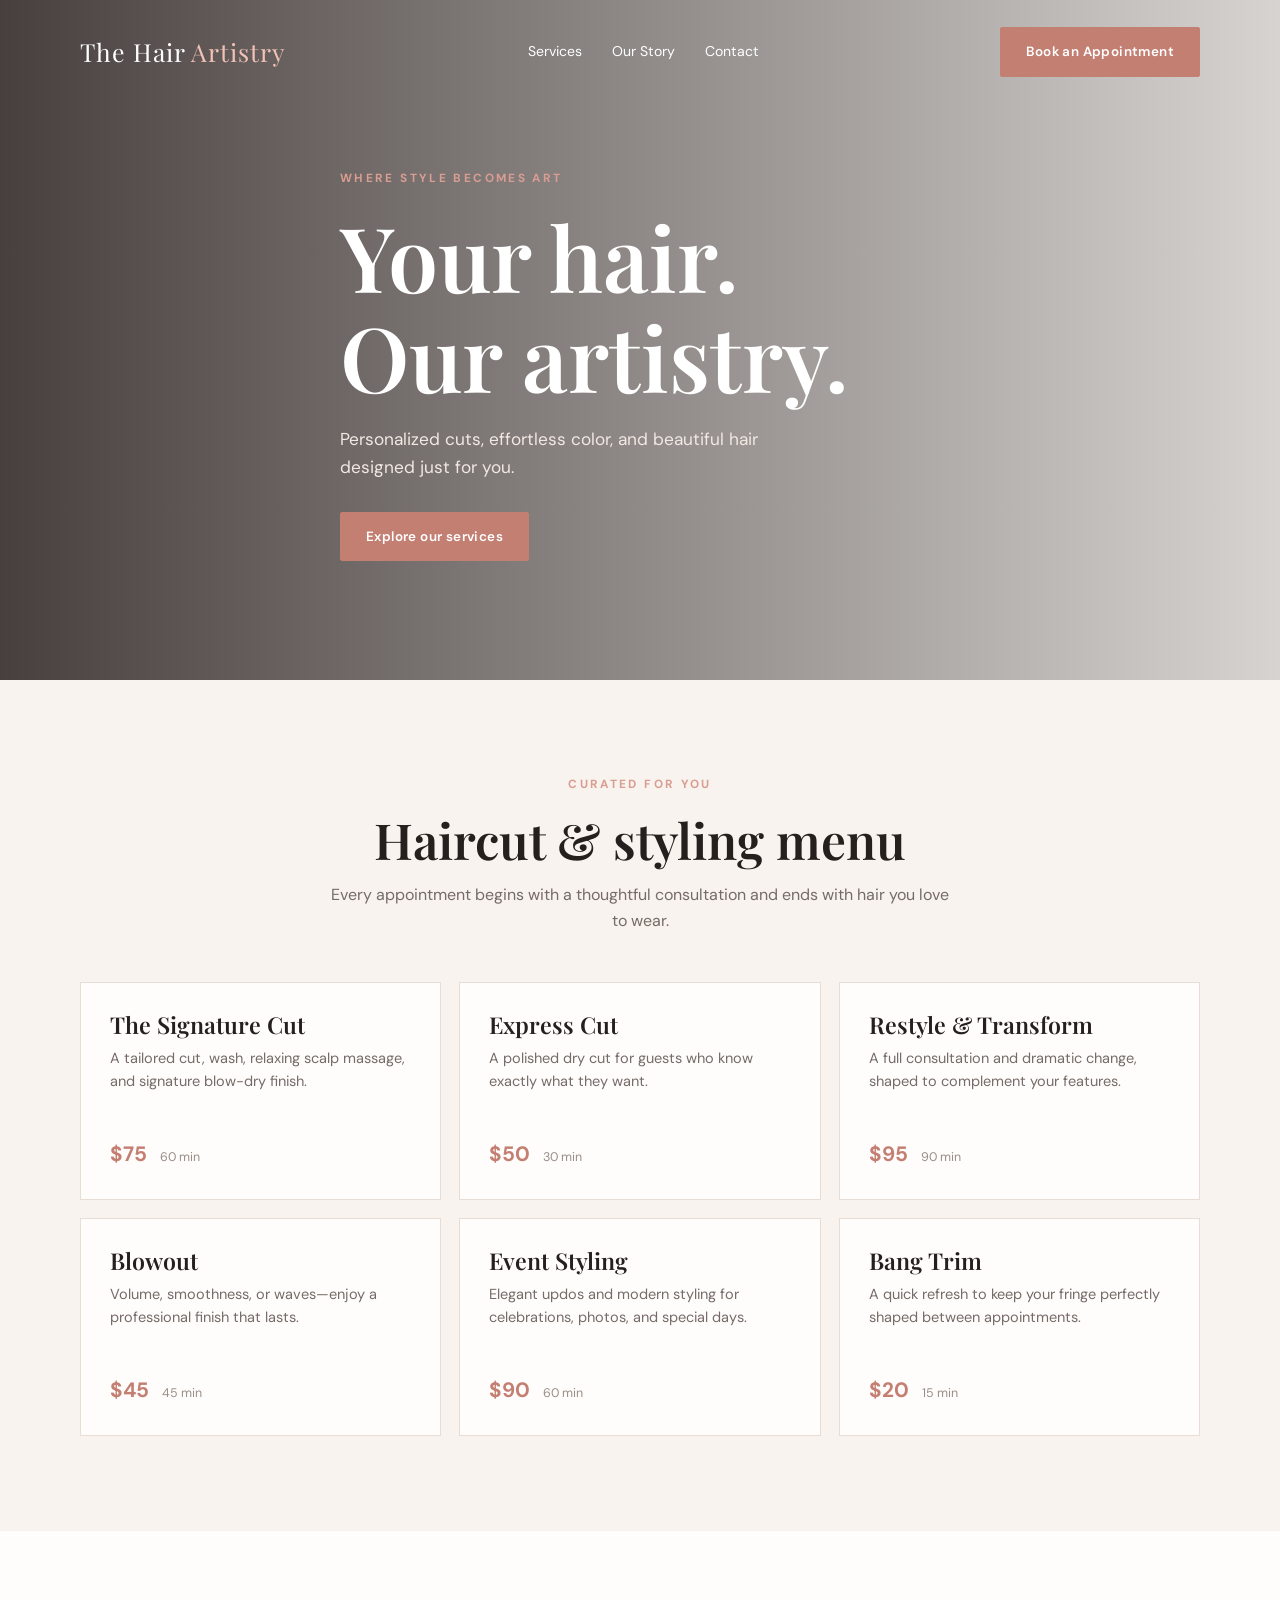
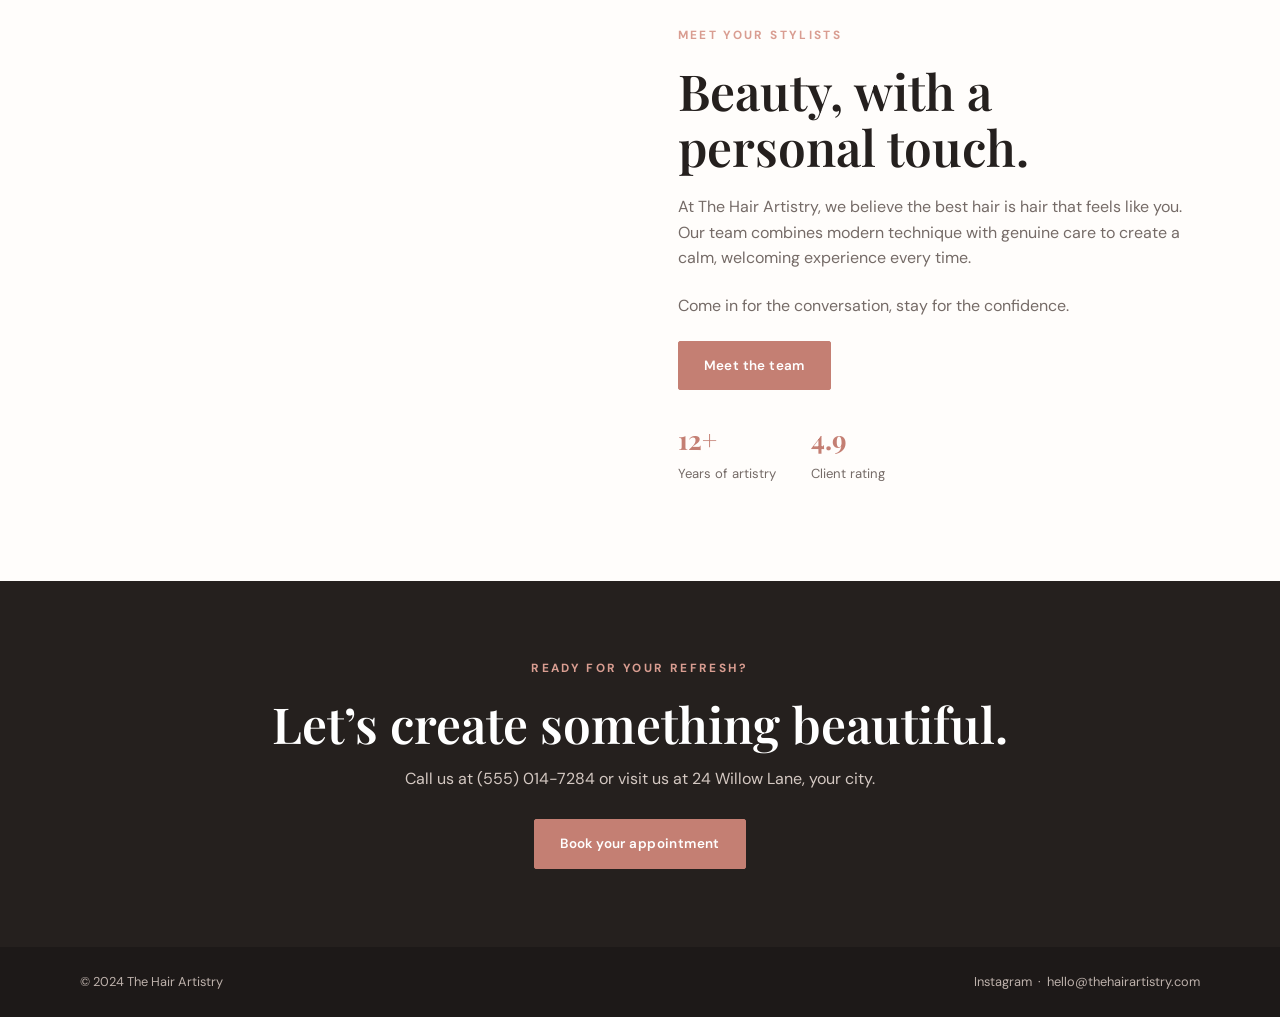
<file: Desktop/WEBSITE/website03/index.html>
<!DOCTYPE html>
<html lang="en">
<head>
	<meta charset="UTF-8">
	<meta name="viewport" content="width=device-width, initial-scale=1.0">
	<title>The Hair Artistry | Salon & Styling</title>
	<link rel="preconnect" href="https://fonts.googleapis.com">
	<link rel="preconnect" href="https://fonts.gstatic.com" crossorigin>
	<link href="https://fonts.googleapis.com/css2?family=DM+Sans:wght@400;500;600;700&family=Playfair+Display:wght@500;600;700&display=swap" rel="stylesheet">
	<style>
		:root { --ink:#25201e; --muted:#756b67; --cream:#f8f3ee; --rose:#c47f73; --line:#e8ddd5; --white:#fffdfb; }
		* { box-sizing:border-box; margin:0; padding:0; }
		body { color:var(--ink); background:var(--white); font-family:'DM Sans',sans-serif; line-height:1.6; }
		a { color:inherit; text-decoration:none; }
		.container { width:min(1120px,90%); margin:auto; }
		header { position:absolute; z-index:2; width:100%; color:#fff; }
		nav { display:flex; justify-content:space-between; align-items:center; padding:27px 0; }
		.logo { font-family:'Playfair Display',serif; font-size:1.55rem; letter-spacing:.04em; }
		.logo span { color:#f3c2b7; }
		.nav-links { display:flex; gap:30px; list-style:none; font-size:.88rem; }
		.nav-links a:hover { color:#f3c2b7; }
		.button { display:inline-block; border:1px solid var(--rose); background:var(--rose); color:white; padding:13px 25px; border-radius:2px; font-weight:600; font-size:.84rem; letter-spacing:.03em; transition:.2s; }
		.button:hover { background:#a9675d; border-color:#a9675d; transform:translateY(-2px); }
		.hero { min-height:680px; display:flex; align-items:center; color:#fff; background:linear-gradient(90deg,rgba(31,22,20,.82),rgba(31,22,20,.18)),url('https://images.unsplash.com/photo-1522337360788-8b13dee7a37e?auto=format&fit=crop&w=1800&q=85') center/cover; }
		.hero-content { max-width:600px; padding-top:50px; }
		.eyebrow { color:#d99d91; text-transform:uppercase; font-size:.74rem; letter-spacing:.2em; font-weight:700; margin-bottom:18px; }
		h1,h2,h3 { font-family:'Playfair Display',serif; font-weight:600; line-height:1.12; }
		h1 { font-size:clamp(3rem,7vw,5.6rem); margin-bottom:20px; }
		.hero p { max-width:480px; color:#f2e8e3; font-size:1.08rem; margin-bottom:30px; }
		.section { padding:95px 0; }
		.section-heading { text-align:center; max-width:620px; margin:0 auto 48px; }
		h2 { font-size:clamp(2.1rem,4vw,3.1rem); margin-bottom:15px; }
		.section-heading p, .about p { color:var(--muted); }
		.services { background:var(--cream); }
		.service-grid { display:grid; grid-template-columns:repeat(3,1fr); gap:18px; }
		.service-card { background:var(--white); padding:29px; border:1px solid var(--line); position:relative; }
		.service-card:hover { box-shadow:0 12px 30px rgba(75,45,35,.09); }
		.service-card h3 { font-size:1.45rem; margin-bottom:9px; }
		.service-card p { color:var(--muted); font-size:.91rem; min-height:72px; }
		.price { color:var(--rose); font-size:1.3rem; font-weight:700; margin-top:18px; }
		.duration { color:#998d87; font-size:.78rem; margin-left:8px; font-weight:400; }
		.about { display:grid; grid-template-columns:1fr 1fr; gap:75px; align-items:center; }
		.about-image { height:460px; background:url('https://images.unsplash.com/photo-1521590832167-7bcbfaa6381f?auto=format&fit=crop&w=900&q=85') center/cover; }
		.about-copy h2 { margin-bottom:20px; }
		.about-copy p { margin-bottom:22px; }
		.details { display:flex; gap:35px; margin-top:28px; }
		.details strong { display:block; color:var(--rose); font-family:'Playfair Display'; font-size:1.65rem; }
		.details span { color:var(--muted); font-size:.82rem; }
		.booking { background:var(--ink); color:white; text-align:center; padding:78px 0; }
		.booking h2 { margin-bottom:14px; }
		.booking p { color:#d4c8c2; margin-bottom:28px; }
		footer { background:#1d1918; color:#bdb1ab; padding:25px 0; font-size:.8rem; }
		.footer-inner { display:flex; justify-content:space-between; gap:15px; }
		@media (max-width:750px) { .nav-links { display:none; } .hero { min-height:600px; } .service-grid,.about { grid-template-columns:1fr; } .about { gap:35px; } .about-image { height:320px; order:2; } .section { padding:65px 0; } .footer-inner { flex-direction:column; } }
	</style>
</head>
<body>
	<header>
		<div class="container">
			<nav>
				<a class="logo" href="#top">The Hair <span>Artistry</span></a>
				<ul class="nav-links"><li><a href="#services">Services</a></li><li><a href="#about">Our Story</a></li><li><a href="#contact">Contact</a></li></ul>
				<a class="button" href="#contact">Book an Appointment</a>
			</nav>
		</div>
	</header>

	<main id="top">
		<section class="hero"><div class="container hero-content"><div class="eyebrow">Where style becomes art</div><h1>Your hair.<br>Our artistry.</h1><p>Personalized cuts, effortless color, and beautiful hair designed just for you.</p><a class="button" href="#services">Explore our services</a></div></section>

		<section class="section services" id="services">
			<div class="container"><div class="section-heading"><div class="eyebrow">Curated for you</div><h2>Haircut & styling menu</h2><p>Every appointment begins with a thoughtful consultation and ends with hair you love to wear.</p></div>
				<div class="service-grid">
					<article class="service-card"><h3>The Signature Cut</h3><p>A tailored cut, wash, relaxing scalp massage, and signature blow-dry finish.</p><div class="price">$75 <span class="duration">60 min</span></div></article>
					<article class="service-card"><h3>Express Cut</h3><p>A polished dry cut for guests who know exactly what they want.</p><div class="price">$50 <span class="duration">30 min</span></div></article>
					<article class="service-card"><h3>Restyle & Transform</h3><p>A full consultation and dramatic change, shaped to complement your features.</p><div class="price">$95 <span class="duration">90 min</span></div></article>
					<article class="service-card"><h3>Blowout</h3><p>Volume, smoothness, or waves—enjoy a professional finish that lasts.</p><div class="price">$45 <span class="duration">45 min</span></div></article>
					<article class="service-card"><h3>Event Styling</h3><p>Elegant updos and modern styling for celebrations, photos, and special days.</p><div class="price">$90 <span class="duration">60 min</span></div></article>
					<article class="service-card"><h3>Bang Trim</h3><p>A quick refresh to keep your fringe perfectly shaped between appointments.</p><div class="price">$20 <span class="duration">15 min</span></div></article>
				</div>
			</div>
		</section>

		<section class="section" id="about"><div class="container about"><div class="about-image"></div><div class="about-copy"><div class="eyebrow">Meet your stylists</div><h2>Beauty, with a personal touch.</h2><p>At The Hair Artistry, we believe the best hair is hair that feels like you. Our team combines modern technique with genuine care to create a calm, welcoming experience every time.</p><p>Come in for the conversation, stay for the confidence.</p><a class="button" href="#contact">Meet the team</a><div class="details"><div><strong>12+</strong><span>Years of artistry</span></div><div><strong>4.9</strong><span>Client rating</span></div></div></div></div></section>

		<section class="booking" id="contact"><div class="container"><div class="eyebrow">Ready for your refresh?</div><h2>Let’s create something beautiful.</h2><p>Call us at (555) 014-7284 or visit us at 24 Willow Lane, your city.</p><a class="button" href="mailto:hello@thehairartistry.com">Book your appointment</a></div></section>
	</main>
	<footer><div class="container footer-inner"><span>© 2024 The Hair Artistry</span><span>Instagram &nbsp;·&nbsp; hello@thehairartistry.com</span></div></footer>
</body>
</html>
</file>
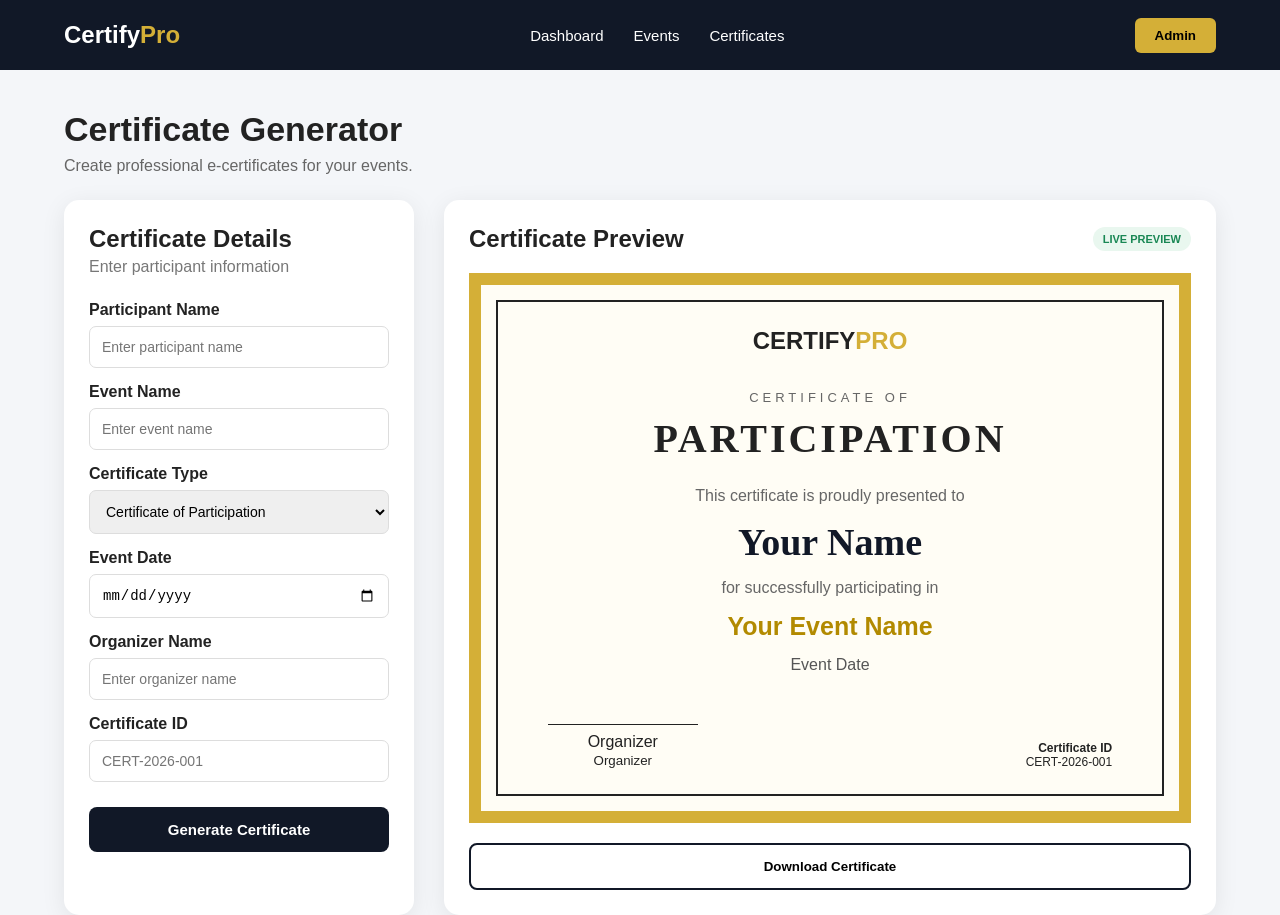
<file: Desktop/WEBSITE/wesite04/index.html>
<!DOCTYPE html>
<html lang="en">
<head>
    <meta charset="UTF-8">
    <meta name="viewport" content="width=device-width, initial-scale=1.0">

    <title>Certificate Generator</title>

    <link rel="stylesheet" href="style.css">
</head>

<body>

    <header class="navbar">
        <div class="logo">Certify<span>Pro</span></div>

        <nav>
            <a href="#">Dashboard</a>
            <a href="#">Events</a>
            <a href="#">Certificates</a>
        </nav>

        <button class="admin-btn">Admin</button>
    </header>


    <main class="container">

        <section class="page-heading">
            <h1>Certificate Generator</h1>
            <p>Create professional e-certificates for your events.</p>
        </section>


        <section class="generator">

            <!-- LEFT SIDE -->
            <div class="form-card">

                <h2>Certificate Details</h2>
                <p class="subtitle">Enter participant information</p>

                <label>Participant Name</label>
                <input
                    type="text"
                    id="participantName"
                    placeholder="Enter participant name"
                >

                <label>Event Name</label>
                <input
                    type="text"
                    id="eventName"
                    placeholder="Enter event name"
                >

                <label>Certificate Type</label>
                <select id="certificateType">
                    <option>Certificate of Participation</option>
                    <option>Certificate of Completion</option>
                    <option>Certificate of Achievement</option>
                    <option>Certificate of Excellence</option>
                </select>

                <label>Event Date</label>
                <input type="date" id="eventDate">

                <label>Organizer Name</label>
                <input
                    type="text"
                    id="organizerName"
                    placeholder="Enter organizer name"
                >

                <label>Certificate ID</label>
                <input
                    type="text"
                    id="certificateId"
                    placeholder="CERT-2026-001"
                >

                <button class="generate-btn" onclick="generateCertificate()">
                    Generate Certificate
                </button>

            </div>


            <!-- RIGHT SIDE -->
            <div class="preview-card">

                <div class="preview-header">
                    <h2>Certificate Preview</h2>
                    <span>LIVE PREVIEW</span>
                </div>

                <div class="certificate" id="certificate">

                    <div class="certificate-border">

                        <div class="certificate-content">

                            <div class="certificate-logo">
                                CERTIFY<span>PRO</span>
                            </div>

                            <p class="small-title">CERTIFICATE OF</p>

                            <h1 id="previewType">
                                PARTICIPATION
                            </h1>

                            <p class="presented">
                                This certificate is proudly presented to
                            </p>

                            <h2 id="previewName">
                                Your Name
                            </h2>

                            <p class="description">
                                for successfully participating in
                            </p>

                            <h3 id="previewEvent">
                                Your Event Name
                            </h3>

                            <p id="previewDate">
                                Event Date
                            </p>

                            <div class="certificate-bottom">

                                <div>
                                    <div class="signature-line"></div>
                                    <p id="previewOrganizer">
                                        Organizer
                                    </p>
                                    <small>Organizer</small>
                                </div>

                                <div class="certificate-id">
                                    <strong>Certificate ID</strong>
                                    <p id="previewId">CERT-2026-001</p>
                                </div>

                            </div>

                        </div>

                    </div>

                </div>

                <button class="download-btn">
                    Download Certificate
                </button>

            </div>

        </section>

    </main>

    <script src="script.js"></script>

</body>
</html>
</file>
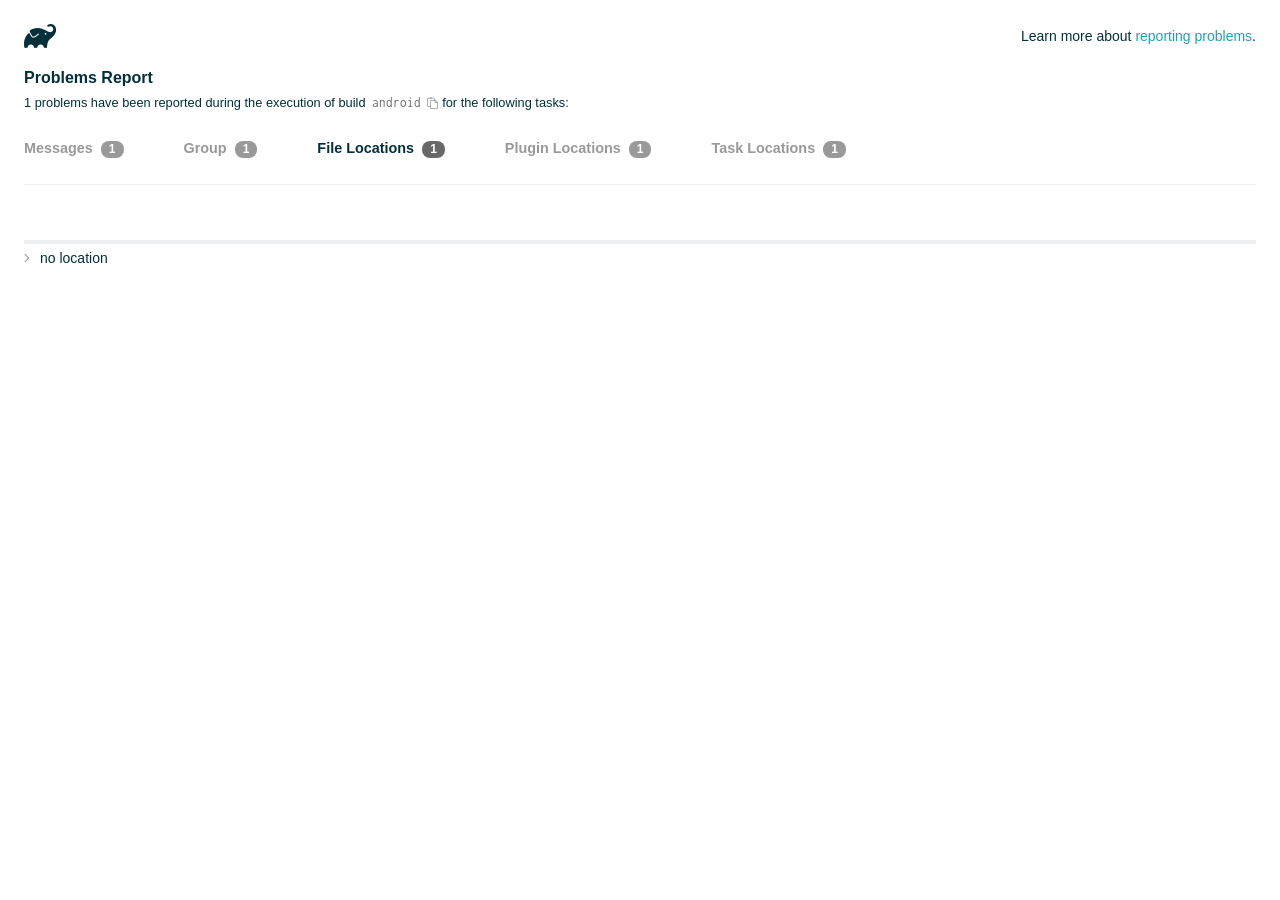
<file: StudioProjects/driving_school_app/android/build/reports/problems/problems-report.html>
<!DOCTYPE html>

<html lang="en">
<head>
    <!-- Required meta tags -->
    <meta charset="utf-8">
    <meta name="viewport" content="width=device-width, initial-scale=1, shrink-to-fit=no">

                    <style type="text/css">
                /*! normalize.css v7.0.0 | MIT License | github.com/necolas/normalize.css */
html {
    line-height: 1.15;
    -ms-text-size-adjust: 100%;
    -webkit-text-size-adjust: 100%
}

body {
    margin: 0
}

article, aside, footer, header, nav, section {
    display: block
}

h1 {
    font-size: 2em;
    margin: .67em 0
}

figcaption, figure, main {
    display: block
}

figure {
    margin: 1em 40px
}

hr {
    box-sizing: content-box;
    height: 0;
    overflow: visible
}

pre {
    font-family: monospace, monospace;
    font-size: 1em
}

a {
    background-color: transparent;
    -webkit-text-decoration-skip: objects
}

abbr[title] {
    border-bottom: none;
    text-decoration: underline;
    text-decoration: underline dotted
}

b, strong {
    font-weight: inherit
}

b, strong {
    font-weight: bolder
}

code, kbd, samp {
    font-family: monospace, monospace;
    font-size: 1em
}

dfn {
    font-style: italic
}

mark {
    background-color: #ff0;
    color: #000
}

small {
    font-size: 80%
}

sub, sup {
    font-size: 75%;
    line-height: 0;
    position: relative;
    vertical-align: baseline
}

sub {
    bottom: -.25em
}

sup {
    top: -.5em
}

audio, video {
    display: inline-block
}

audio:not([controls]) {
    display: none;
    height: 0
}

img {
    border-style: none
}

svg:not(:root) {
    overflow: hidden
}

button, input, optgroup, select, textarea {
    font-family: sans-serif;
    font-size: 100%;
    line-height: 1.15;
    margin: 0
}

button, input {
    overflow: visible
}

button, select {
    text-transform: none
}

[type=reset], [type=submit], button, html [type=button] {
    -webkit-appearance: button
}

[type=button]::-moz-focus-inner, [type=reset]::-moz-focus-inner, [type=submit]::-moz-focus-inner, button::-moz-focus-inner {
    border-style: none;
    padding: 0
}

[type=button]:-moz-focusring, [type=reset]:-moz-focusring, [type=submit]:-moz-focusring, button:-moz-focusring {
    outline: 1px dotted ButtonText
}

fieldset {
    padding: .35em .75em .625em
}

legend {
    box-sizing: border-box;
    color: inherit;
    display: table;
    max-width: 100%;
    padding: 0;
    white-space: normal
}

progress {
    display: inline-block;
    vertical-align: baseline
}

textarea {
    overflow: auto
}

[type=checkbox], [type=radio] {
    box-sizing: border-box;
    padding: 0
}

[type=number]::-webkit-inner-spin-button, [type=number]::-webkit-outer-spin-button {
    height: auto
}

[type=search] {
    -webkit-appearance: textfield;
    outline-offset: -2px
}

[type=search]::-webkit-search-cancel-button, [type=search]::-webkit-search-decoration {
    -webkit-appearance: none
}

::-webkit-file-upload-button {
    -webkit-appearance: button;
    font: inherit
}

details, menu {
    display: block
}

summary {
    display: list-item
}

canvas {
    display: inline-block
}

template {
    display: none
}

[hidden] {
    display: none
}

/* configuration cache styles */

.report-wrapper {
    margin: 0;
    padding: 0 24px;
}

.gradle-logo {
    width: 32px;
    height: 24px;
    background-image: url("[data-uri]");
    background-size: contain;
}

.header {
    display: flex;
    flex-wrap: wrap;
    position: fixed;
    top: 0;
    left: 0;
    width: 100%;
    padding: 24px 24px 0 24px;
    background-color: white;
    z-index: 1;
}

.learn-more {
    margin-left: auto;
    align-self: center;
    font-size: 0.875rem;
    font-weight: normal;
}

.title {
    display: flex;
    align-items: center;
    padding: 18px 0 24px 0;
    flex: 1 0 100%;
}

.content {
    font-size: 0.875rem;
    padding: 240px 0 48px;
    overflow-x: auto;
    white-space: nowrap;
}

.content ol:first-of-type {
    margin: 0;
}

.tree-btn {
    cursor: pointer;
    display: inline-block;
    width: 16px;
    height: 16px;
    background-size: contain;
    background-repeat: no-repeat;
    vertical-align: middle;
    margin-top: -0.2em;
}

.tree-btn.collapsed {
    background-image: url('data:image/svg+xml;utf8,<svg xmlns="http://www.w3.org/2000/svg" viewBox="0 0 192 512"><path d="M166.9 264.5l-117.8 116c-4.7 4.7-12.3 4.7-17 0l-7.1-7.1c-4.7-4.7-4.7-12.3 0-17L127.3 256 25.1 155.6c-4.7-4.7-4.7-12.3 0-17l7.1-7.1c4.7-4.7 12.3-4.7 17 0l117.8 116c4.6 4.7 4.6 12.3-.1 17z" fill="%23999999" stroke="%23999999"/></svg>');
}

.tree-btn.expanded {
    background-image: url('data:image/svg+xml;utf8,<svg xmlns="http://www.w3.org/2000/svg" viewBox="0 0 256 512"><path d="M119.5 326.9L3.5 209.1c-4.7-4.7-4.7-12.3 0-17l7.1-7.1c4.7-4.7 12.3-4.7 17 0L128 287.3l100.4-102.2c4.7-4.7 12.3-4.7 17 0l7.1 7.1c4.7 4.7 4.7 12.3 0 17L136.5 327c-4.7 4.6-12.3 4.6-17-.1z" fill="%23999999" stroke="%23999999"/></svg>');
}

ul .tree-btn {
    margin-right: 3px;
}

.leaf-icon {
    display: inline-block;
    width: 16px;
    height: 16px;
    background-image: url('data:image/svg+xml;utf8,<svg xmlns="http://www.w3.org/2000/svg" viewBox="0 0 256 512"><path d="M32 256 H224" stroke="%23999999" stroke-width="48" stroke-linecap="round"/></svg>');
    background-size: contain;
    background-repeat: no-repeat;
    vertical-align: middle;
    margin-top: -0.2em;
}

.invisible-text {
    user-select: all; /* Allow the text to be selectable */
    color: transparent; /* Hide the text */
    text-indent: -9999px; /* Move the text out of view */
    position: relative;
    white-space: pre; /* Preserve meaningful whitespace in the invisible text for copying */
}

.text-for-copy {
    display: inline-block;
}

.enum-icon {
    display: inline-block;
    width: 16px;
    height: 16px;
    background-image: url('data:image/svg+xml;utf8,<svg xmlns="http://www.w3.org/2000/svg" viewBox="0 0 1024 1024"><circle cx="512" cy="512" r="200" /></svg>');
    background-size: contain;
    background-repeat: no-repeat;
    vertical-align: middle;
    margin-inline-start: 0.5ex;
    margin-inline-end: 0.5ex;
    margin-top: -0.2em;
}

.error-icon {
    display: inline-block;
    width: 16px;
    height: 16px;
    background-image: url('data:image/svg+xml;utf8,<svg xmlns="http://www.w3.org/2000/svg" viewBox="0 0 320 512"><path d="M193.94 256L296.5 153.44l21.15-21.15c3.12-3.12 3.12-8.19 0-11.31l-22.63-22.63c-3.12-3.12-8.19-3.12-11.31 0L160 222.06 36.29 98.34c-3.12-3.12-8.19-3.12-11.31 0L2.34 120.97c-3.12 3.12-3.12 8.19 0 11.31L126.06 256 2.34 379.71c-3.12 3.12-3.12 8.19 0 11.31l22.63 22.63c3.12 3.12 8.19 3.12 11.31 0L160 289.94 262.56 392.5l21.15 21.15c3.12 3.12 8.19 3.12 11.31 0l22.63-22.63c3.12-3.12 3.12-8.19 0-11.31L193.94 256z" fill="%23FC461E" stroke="%23FC461E"/></svg>');
    background-size: contain;
    background-repeat: no-repeat;
    vertical-align: middle;
    margin-inline-start: 0.5ex;
    margin-inline-end: 0.5ex;
    margin-top: -0.2em;
}

.advice-icon {
    display: inline-block;
    width: 16px;
    height: 16px;
    background-image: url('data:image/svg+xml;utf8,<svg width="800px" height="800px" viewBox="-4.93 0 122.88 122.88" version="1.1" id="Layer_1" xmlns="http://www.w3.org/2000/svg" xmlns:xlink="http://www.w3.org/1999/xlink"  style="enable-background:new 0 0 113.01 122.88" xml:space="preserve"><g><path d="M44.13,102.06c-1.14,0.03-2.14-0.81-2.3-1.96c-0.17-1.2,0.64-2.31,1.82-2.54c-1.3-7.37-4.85-11.43-8.6-15.72 c-2.92-3.34-5.95-6.81-8.34-11.92c-2.35-5.03-3.64-10.23-3.6-15.63c0.05-5.4,1.42-10.96,4.4-16.71c0.02-0.04,0.04-0.07,0.06-0.11 l0,0c3.91-6.62,9.38-11.04,15.47-13.52c5.11-2.09,10.66-2.8,16.1-2.3c5.42,0.5,10.73,2.2,15.37,4.94 c5.9,3.49,10.75,8.67,13.42,15.21c1.44,3.54,2.42,7.49,2.54,11.82c0.12,4.31-0.62,8.96-2.61,13.88 c-2.66,6.59-6.18,10.68-9.47,14.51c-3.03,3.53-5.85,6.81-7.42,11.84c0.89,0.21,1.59,0.94,1.73,1.9c0.17,1.24-0.7,2.39-1.94,2.56 l-0.77,0.11c-0.14,1.09-0.23,2.26-0.27,3.51l0.25-0.04c1.24-0.17,2.39,0.7,2.56,1.94c0.17,1.24-0.7,2.39-1.94,2.56l-0.78,0.11 c0.01,0.15,0.02,0.3,0.03,0.45l0,0c0.07,0.88,0.08,1.73,0.03,2.54l0.13-0.02c1.25-0.15,2.38,0.74,2.54,1.98 c0.15,1.25-0.74,2.38-1.98,2.54l-1.68,0.21c-1.2,3.11-3.34,5.48-5.87,6.94c-1.74,1.01-3.67,1.59-5.61,1.71 c-1.97,0.12-3.96-0.25-5.78-1.13c-2.08-1.02-3.94-2.71-5.29-5.14c-0.65-0.33-1.13-0.97-1.23-1.75c-0.04-0.31-0.01-0.61,0.07-0.89 c-0.39-1.16-0.68-2.43-0.87-3.83l-0.07,0.01c-1.24,0.17-2.39-0.7-2.56-1.94c-0.17-1.24,0.7-2.39,1.94-2.56l0.54-0.08 C44.19,104.32,44.18,103.16,44.13,102.06L44.13,102.06z M2.18,58.86C1.01,58.89,0.04,57.98,0,56.81c-0.04-1.17,0.88-2.14,2.05-2.18 l8.7-0.3c1.17-0.04,2.14,0.88,2.18,2.05c0.04,1.17-0.88,2.14-2.05,2.18L2.18,58.86L2.18,58.86z M110.68,50.25 c1.16-0.12,2.2,0.73,2.32,1.89c0.12,1.16-0.73,2.2-1.89,2.32l-8.66,0.91c-1.16,0.12-2.2-0.73-2.32-1.89 c-0.12-1.16,0.73-2.2,1.89-2.32L110.68,50.25L110.68,50.25z M94.91,14.78c0.65-0.97,1.96-1.23,2.93-0.58 c0.97,0.65,1.23,1.96,0.58,2.93l-4.84,7.24c-0.65,0.97-1.96,1.23-2.93,0.58c-0.97-0.65-1.23-1.96-0.58-2.93L94.91,14.78 L94.91,14.78z M57.63,2.06c0.03-1.17,1-2.09,2.16-2.06c1.17,0.03,2.09,1,2.06,2.16l-0.22,8.7c-0.03,1.17-1,2.09-2.16,2.06 c-1.17-0.03-2.09-1-2.06-2.16L57.63,2.06L57.63,2.06z M13.88,15.53c-0.86-0.8-0.9-2.14-0.11-2.99c0.8-0.86,2.14-0.9,2.99-0.11 l6.37,5.94c0.86,0.8,0.9,2.14,0.11,2.99c-0.8,0.86-2.14,0.9-2.99,0.11L13.88,15.53L13.88,15.53z M47.88,96.95l18.49-2.63 c1.59-6.7,5.05-10.73,8.8-15.08c3.08-3.58,6.36-7.4,8.76-13.34c1.76-4.35,2.41-8.43,2.31-12.19c-0.1-3.75-0.96-7.21-2.24-10.34 c-2.3-5.63-6.51-10.11-11.65-13.15c-4.11-2.43-8.8-3.94-13.59-4.37c-4.77-0.44-9.64,0.19-14.13,2.02 c-5.26,2.15-9.99,5.97-13.39,11.72c-2.64,5.12-3.86,10.02-3.9,14.73c-0.04,4.74,1.11,9.33,3.2,13.8c2.13,4.56,4.97,7.8,7.69,10.92 C42.47,83.9,46.48,88.49,47.88,96.95L47.88,96.95z M65.62,99.02l-17.27,2.45c0.05,1.1,0.07,2.25,0.05,3.47l17.05-2.42 C65.47,101.29,65.52,100.12,65.62,99.02L65.62,99.02z M48.49,109.52c0.12,0.92,0.3,1.76,0.53,2.54l16.55-2.04 c0.11-0.86,0.13-1.77,0.05-2.74l0,0l0-0.02l-0.01-0.17L48.49,109.52L48.49,109.52z M51.37,116.36c0.64,0.67,1.35,1.19,2.1,1.55 c1.15,0.56,2.42,0.79,3.67,0.72c1.29-0.08,2.57-0.47,3.74-1.15c1.1-0.64,2.09-1.53,2.88-2.65L51.37,116.36L51.37,116.36z"/></g></svg>');
    background-size: contain;
    background-repeat: no-repeat;
    vertical-align: middle;
    margin-inline-start: 0.5ex;
    margin-inline-end: 0.5ex;
    margin-top: -0.2em;
}

.warning-icon {
    display: inline-block;
    width: 13px;
    height: 13px;
    background-image: url('data:image/svg+xml;utf8,<svg xmlns="http://www.w3.org/2000/svg" viewBox="0 0 576 512"><path d="M270.2 160h35.5c3.4 0 6.1 2.8 6 6.2l-7.5 196c-.1 3.2-2.8 5.8-6 5.8h-20.5c-3.2 0-5.9-2.5-6-5.8l-7.5-196c-.1-3.4 2.6-6.2 6-6.2zM288 388c-15.5 0-28 12.5-28 28s12.5 28 28 28 28-12.5 28-28-12.5-28-28-28zm281.5 52L329.6 24c-18.4-32-64.7-32-83.2 0L6.5 440c-18.4 31.9 4.6 72 41.6 72H528c36.8 0 60-40 41.5-72zM528 480H48c-12.3 0-20-13.3-13.9-24l240-416c6.1-10.6 21.6-10.7 27.7 0l240 416c6.2 10.6-1.5 24-13.8 24z" fill="%23DEAD22" stroke="%23DEAD22"/></svg>');
    background-size: contain;
    background-repeat: no-repeat;
    vertical-align: middle;
    margin-inline-start: 0.3ex;
    margin-inline-end: 1.1ex;
    margin-top: -0.1em;
}

.documentation-button {
    cursor: pointer;
    display: inline-block;
    width: 13px;
    height: 13px;
    background-image: url('data:image/svg+xml;utf8,<svg xmlns="http://www.w3.org/2000/svg" viewBox="0 0 512 512"><path d="M256 340c-15.464 0-28 12.536-28 28s12.536 28 28 28 28-12.536 28-28-12.536-28-28-28zm7.67-24h-16c-6.627 0-12-5.373-12-12v-.381c0-70.343 77.44-63.619 77.44-107.408 0-20.016-17.761-40.211-57.44-40.211-29.144 0-44.265 9.649-59.211 28.692-3.908 4.98-11.054 5.995-16.248 2.376l-13.134-9.15c-5.625-3.919-6.86-11.771-2.645-17.177C185.658 133.514 210.842 116 255.67 116c52.32 0 97.44 29.751 97.44 80.211 0 67.414-77.44 63.849-77.44 107.408V304c0 6.627-5.373 12-12 12zM256 40c118.621 0 216 96.075 216 216 0 119.291-96.61 216-216 216-119.244 0-216-96.562-216-216 0-119.203 96.602-216 216-216m0-32C119.043 8 8 119.083 8 256c0 136.997 111.043 248 248 248s248-111.003 248-248C504 119.083 392.957 8 256 8z" fill="%23999999" stroke="%23999999"/></svg>');
    background-size: contain;
    background-repeat: no-repeat;
    vertical-align: middle;
    margin-inline-start: 0.5ex;
    margin-inline-end: 0.5ex;
    margin-top: -0.2em;
}

.documentation-button::selection {
    color: transparent;
}

.documentation-button:hover {
    color: transparent;
}

.copy-button {
    cursor: pointer;
    display: inline-block;
    width: 12px;
    height: 12px;
    background-image: url('data:image/svg+xml;utf8,<svg xmlns="http://www.w3.org/2000/svg" viewBox="0 0 448 512"><path d="M433.941 193.941l-51.882-51.882A48 48 0 0 0 348.118 128H320V80c0-26.51-21.49-48-48-48h-66.752C198.643 13.377 180.858 0 160 0s-38.643 13.377-45.248 32H48C21.49 32 0 53.49 0 80v288c0 26.51 21.49 48 48 48h80v48c0 26.51 21.49 48 48 48h224c26.51 0 48-21.49 48-48V227.882a48 48 0 0 0-14.059-33.941zm-22.627 22.627a15.888 15.888 0 0 1 4.195 7.432H352v-63.509a15.88 15.88 0 0 1 7.431 4.195l51.883 51.882zM160 30c9.941 0 18 8.059 18 18s-8.059 18-18 18-18-8.059-18-18 8.059-18 18-18zM48 384c-8.822 0-16-7.178-16-16V80c0-8.822 7.178-16 16-16h66.752c6.605 18.623 24.389 32 45.248 32s38.643-13.377 45.248-32H272c8.822 0 16 7.178 16 16v48H176c-26.51 0-48 21.49-48 48v208H48zm352 96H176c-8.822 0-16-7.178-16-16V176c0-8.822 7.178-16 16-16h144v72c0 13.2 10.8 24 24 24h72v208c0 8.822-7.178 16-16 16z" fill="%23999999" stroke="%23999999"/></svg>');
    background-size: contain;
    background-repeat: no-repeat;
    vertical-align: middle;
    margin-inline-start: 0.5ex;
    margin-top: -0.2em;
}

.groups{
    display: flex;
    border-bottom: 1px solid #EDEEEF;
    flex: 1 0 100%;
}

.uncategorized {
    display: flex;
    border-top: 4px solid #EDEEEF;
    flex: 1 0 100%;
}

.group-selector {
    padding: 0 52px 24px 0;
    font-size: 0.9rem;
    font-weight: bold;
    color: #999999;
    cursor: pointer;
}

.group-selector__count {
    margin: 0 8px;
    border-radius: 8px;
    background-color: #999;
    color: #fff;
    padding: 1px 8px 2px;
    font-size: 0.75rem;
}

.group-selector--active {
    color: #02303A;
    cursor: auto;
}

.group-selector--active .group-selector__count {
    background-color: #686868;
}

.group-selector--disabled {
    cursor: not-allowed;
}

.accordion-header {
    cursor: pointer;
}

.container {
    padding-left: 0.5em;
    padding-right: 0.5em;
}

.stacktrace {
    border-radius: 4px;
    overflow-x: auto;
    padding: 0.5rem;
    margin-bottom: 0;
    min-width: 1000px;
}

/* Lato (bold, regular) */
@font-face {
    font-display: swap;
    font-family: Lato;
    font-weight: 500;
    font-style: normal;
    src: url("https://assets.gradle.com/lato/fonts/lato-semibold/lato-semibold.woff2") format("woff2"),
    url("https://assets.gradle.com/lato/fonts/lato-semibold/lato-semibold.woff") format("woff");
}

@font-face {
    font-display: swap;
    font-family: Lato;
    font-weight: bold;
    font-style: normal;
    src: url("https://assets.gradle.com/lato/fonts/lato-bold/lato-bold.woff2") format("woff2"),
    url("https://assets.gradle.com/lato/fonts/lato-bold/lato-bold.woff") format("woff");
}

* {
    -webkit-box-sizing: border-box;
    -moz-box-sizing: border-box;
    box-sizing: border-box;
}

html,
body {
    margin: 0;
    padding: 0;
}

html {
    font-family: "Lato", "Helvetica Neue", Arial, sans-serif;
    font-size: 16px;
    font-weight: 400;
    line-height: 1.5;
}

body {
    color: #02303A;
    background-color: #ffffff;
    -webkit-text-size-adjust: 100%;
    -ms-text-size-adjust: 100%;
    -webkit-font-smoothing: antialiased;
}


/* typography */
h1, h2, h3, h4, h5, h6 {
    color: #02303A;
    text-rendering: optimizeLegibility;
    margin: 0;
}

h1 {
    font-size: 1rem;
}

h2 {
    font-size: 0.9rem;
}

h3 {
    font-size: 1.125rem;
}

h4, h5, h6 {
    font-size: 0.875rem;
}

h1 code {
    font-weight: bold;
}

ul, ol, dl {
    list-style-position: outside;
    line-height: 1.6;
    padding: 0;
    margin: 0 0 0 20px;
    list-style-type: none;
}

li {
    line-height: 2;
}

a {
    color: #1DA2BD;
    text-decoration: none;
    transition: all 0.3s ease, visibility 0s;
}

a:hover {
    color: #35c1e4;
}

/* code */
code, pre {
    font-family: Inconsolata, Monaco, "Courier New", monospace;
    font-style: normal;
    font-variant-ligatures: normal;
    font-variant-caps: normal;
    font-variant-numeric: normal;
    font-variant-east-asian: normal;
    font-weight: normal;
    font-stretch: normal;
    color: #686868;
}

*:not(pre) > code {
    letter-spacing: 0;
    padding: 0.1em 0.5ex;
    text-rendering: optimizeSpeed;
    word-spacing: -0.15em;
    word-wrap: break-word;
}

pre {
    font-size: 0.75rem;
    line-height: 1.8;
    margin-top: 0;
    margin-bottom: 1.5em;
    padding: 1rem;
}

pre code {
    background-color: transparent;
    color: inherit;
    line-height: 1.8;
    font-size: 100%;
    padding: 0;
}

a code {
    color: #1BA8CB;
}

pre.code, pre.programlisting, pre.screen, pre.tt {
    background-color: #f7f7f8;
    border-radius: 4px;
    font-size: 1em;
    line-height: 1.45;
    margin-bottom: 1.25em;
    overflow-x: auto;
    padding: 1rem;
}

li em, p em {
    padding: 0 1px;
}

code em, tt em {
    text-decoration: none;
}

code + .copy-button {
    margin-inline-start: 0.2ex;
}

.java-exception {
    font-size: 0.75rem;
    padding-left: 24px;
}

.java-exception ul {
    margin: 0;
    line-height: inherit;
}

.java-exception code {
    white-space: pre;
}

.java-exception-part-toggle {
    user-select: none;
    cursor: pointer;
    border-radius: 2px;
    padding: 0.1em 0.2em;
    background: azure;
    color: #686868;
}

                </style>
    <!-- Inconsolata is used as a default monospace font in the report. -->
    <link rel="stylesheet" href="https://fonts.googleapis.com/css?family=Inconsolata:400,700" />

    <title>Gradle Configuration Cache</title>
</head>
<body>

<div id="playground"></div>

<div class="report" id="report">
    Loading...
</div>

<script type="text/javascript">
function configurationCacheProblems() { return (
// begin-report-data
{"diagnostics":[{"locations":[{"pluginId":"kotlin-android"}],"problem":[{"text":"Deprecated 'org.jetbrains.kotlin.android' plugin usage"}],"severity":"WARNING","problemDetails":[{"text":"The 'org.jetbrains.kotlin.android' plugin in project ':app' is no longer required for Kotlin support since AGP 9.0."}],"contextualLabel":"Deprecated 'org.jetbrains.kotlin.android' plugin usage","documentationLink":"https://kotl.in/gradle/agp-built-in-kotlin","problemId":[{"name":"kgp:deprecation","displayName":"Kotlin Gradle Plugin Deprecation"},{"name":"kotlin","displayName":"Kotlin"},{"name":"deprecated-kotlin-android-plugin","displayName":"Deprecated 'org.jetbrains.kotlin.android' plugin usage"}],"solutions":[[{"text":"Remove both `android.builtInKotlin=true` and `android.newDsl=false` from `gradle.properties`, then migrate to built-in Kotlin."}]]}],"problemsReport":{"totalProblemCount":1,"buildName":"android","requestedTasks":"","documentationLink":"https://docs.gradle.org/9.1.0/userguide/reporting_problems.html","documentationLinkCaption":"Problem report","summaries":[]}}
// end-report-data
);}
</script>
                <script type="text/javascript">
                !function(n,t){"object"==typeof exports&&"object"==typeof module?module.exports=t():"function"==typeof define&&define.amd?define([],t):"object"==typeof exports?exports["configuration-cache-report"]=t():n["configuration-cache-report"]=t()}(this,(()=>(({70:function(){void 0===ArrayBuffer.isView&&(ArrayBuffer.isView=function(n){return null!=n&&null!=n.__proto__&&n.__proto__.__proto__===Int8Array.prototype.__proto__}),void 0===Math.imul&&(Math.imul=function(n,t){return(4294901760&n)*(65535&t)+(65535&n)*(0|t)|0}),this["configuration-cache-report"]=function(n){"use strict";var t,r,i,e,u,o,f,s,c,a,h,l,_,v,d,g,w,b,p,m,k,q,y,B,C,x,j,P,I,S,z,T,E,L,N,A,M,F,D,O,R,H,$,G,U,V,Q,Z,Y,W,K,X,J,nn,tn,rn,en,un,on,fn,sn,cn,an,hn,ln,_n,vn,dn,gn,wn,bn,pn,mn,kn,qn,yn,Bn,Cn,xn,jn,Pn,In,Sn,zn,Tn,En,Ln,Nn,An,Mn=Math.imul,Fn=ArrayBuffer.isView;function Dn(n,t){if(!(t>=0))throw _u(ce("Requested element count "+t+" is less than zero."));return function(n,t){if(!(t>=0))throw _u(ce("Requested element count "+t+" is less than zero."));if(0===t)return Ct();if(t>=n.length)return function(n){switch(n.length){case 0:return Ct();case 1:return qr(n[0]);default:return function(n){return Hr(function(n){return new It(n,!1)}(n))}(n)}}(n);if(1===t)return qr(n[0]);var r=0,i=Rr(),e=0,u=n.length;n:for(;e<u;){var o=n[e];if(e=e+1|0,i.d(o),(r=r+1|0)===t)break n}return i}(n,rt(n.length-t|0,0))}function On(n,t,r,i,e,u,o){return t=t===A?", ":t,r=r===A?"":r,i=i===A?"":i,e=e===A?-1:e,u=u===A?"...":u,o=o===A?null:o,function(n,t,r,i,e,u,o,f){r=r===A?", ":r,i=i===A?"":i,e=e===A?"":e,u=u===A?-1:u,o=o===A?"...":o,f=f===A?null:f,t.e(i);var s=0,c=0,a=n.length;n:for(;c<a;){var h=n[c];if(c=c+1|0,(s=s+1|0)>1&&t.e(r),!(u<0||s<=u))break n;Jt(t,h,f)}return u>=0&&s>u&&t.e(o),t.e(e),t}(n,Bi(),t,r,i,e,u,o).toString()}function Rn(n){return n.length-1|0}function Hn(n,t){if(null==t){var r=0,i=n.length-1|0;if(r<=i)do{var e=r;if(r=r+1|0,null==n[e])return e}while(r<=i)}else{var u=0,o=n.length-1|0;if(u<=o)do{var f=u;if(u=u+1|0,le(t,n[f]))return f}while(u<=o)}return-1}function $n(n,t,r,i,e,u,o){return t=t===A?", ":t,r=r===A?"":r,i=i===A?"":i,e=e===A?-1:e,u=u===A?"...":u,o=o===A?null:o,Gn(n,Bi(),t,r,i,e,u,o).toString()}function Gn(n,t,r,i,e,u,o,f){r=r===A?", ":r,i=i===A?"":i,e=e===A?"":e,u=u===A?-1:u,o=o===A?"...":o,f=f===A?null:f,t.e(i);var s=0,c=n.f();n:for(;c.g();){var a=c.h();if((s=s+1|0)>1&&t.e(r),!(u<0||s<=u))break n;Jt(t,a,f)}return u>=0&&s>u&&t.e(o),t.e(e),t}function Un(n){if(n.i())throw xu("List is empty.");return n.j(0)}function Vn(n){return new tt(n)}function Qn(n){if(Ke(n,Di)){var t;switch(n.k()){case 0:t=Ct();break;case 1:t=qr(Ke(n,Fi)?n.j(0):n.f().h());break;default:t=Zn(n)}return t}return xt(Xn(n))}function Zn(n){return Hr(n)}function Yn(n){if(Ke(n,Di)&&n.k()<=1)return Qn(n);var t=Xn(n);return function(n){var t=(n.k()/2|0)-1|0;if(t<0)return br();var r=jt(n),i=0;if(i<=t)do{var e=i;i=i+1|0;var u=n.j(e);n.f4(e,n.j(r)),n.f4(r,u),r=r-1|0}while(e!==t)}(t),t}function Wn(n,t){if(!(t>=0))throw _u(ce("Requested element count "+t+" is less than zero."));return function(n,t){if(!(t>=0))throw _u(ce("Requested element count "+t+" is less than zero."));if(0===t)return Ct();if(Ke(n,Di)){if(t>=n.k())return Qn(n);if(1===t)return qr(function(n){if(Ke(n,Fi))return Un(n);var t=n.f();if(!t.g())throw xu("Collection is empty.");return t.h()}(n))}var r=0,i=Rr(),e=n.f();n:for(;e.g();){var u=e.h();if(i.d(u),(r=r+1|0)===t)break n}return xt(i)}(n,rt(n.k()-t|0,0))}function Kn(n,t){if(!(t>=0))throw _u(ce("Requested element count "+t+" is less than zero."));if(0===t)return Ct();var r=n.k();if(t>=r)return Qn(n);if(1===t)return qr(Jn(n));var i=Rr();if(Ke(n,bi)){var e=r-t|0;if(e<r)do{var u=e;e=e+1|0,i.d(n.j(u))}while(e<r)}else for(var o=n.l(r-t|0);o.g();){var f=o.h();i.d(f)}return i}function Xn(n){return Ke(n,Di)?Zn(n):nt(n,Or())}function Jn(n){if(n.i())throw xu("List is empty.");return n.j(jt(n))}function nt(n,t){for(var r=n.f();r.g();){var i=r.h();t.d(i)}return t}function tt(n){this.n_1=n}function rt(n,t){return n<t?t:n}function it(n,t){return n>t?t:n}function et(n,t){return Kt().q(n,t,-1)}function ut(n,t){return new Ft(n,t)}function ot(n){var t=n.f();if(!t.g())return Ct();var r=t.h();if(!t.g())return qr(r);var i=Or();for(i.d(r);t.g();)i.d(t.h());return i}function ft(n){this.r_1=n}function st(n,t){this.s_1=n,this.t_1=t}function ct(){}function at(n){this.x_1=n,this.w_1=0}function ht(n,t){this.a1_1=n,at.call(this,n),_t().b1(t,this.a1_1.k()),this.w_1=t}function lt(){t=this}function _t(){return null==t&&new lt,t}function vt(){_t(),ct.call(this)}function dt(n){this.h1_1=n}function gt(n,t){return t===n?"(this Map)":Vi(t)}function wt(n,t){var r;n:{for(var i=n.o().f();i.g();){var e=i.h();if(le(e.j1(),t)){r=e;break n}}r=null}return r}function bt(){r=this}function pt(){return null==r&&new bt,r}function mt(n){this.q1_1=n,ct.call(this)}function kt(){pt(),this.n1_1=null,this.o1_1=null}function qt(){i=this}function yt(){return null==i&&new qt,i}function Bt(n){return n.length>0?ou(n):Ct()}function Ct(){return null==e&&new Pt,e}function xt(n){switch(n.k()){case 0:return Ct();case 1:return qr(n.j(0));default:return n}}function jt(n){return n.k()-1|0}function Pt(){e=this,this.z1_1=new ke(-1478467534,-1720727600)}function It(n,t){this.b2_1=n,this.c2_1=t}function St(){u=this}function zt(){return null==u&&new St,u}function Tt(n,t){return Ke(n,Di)?n.k():t}function Et(n,t){if(Ke(t,Di))return n.m(t);for(var r=!1,i=t.f();i.g();){var e=i.h();n.d(e)&&(r=!0)}return r}function Lt(){}function Nt(n,t){this.h2_1=n,this.g2_1=n.i2_1.l(function(n,t){if(!(0<=t&&t<=n.k()))throw du("Position index "+t+" must be in range ["+Ve(0,n.k())+"].");return n.k()-t|0}(n,t))}function At(n){vt.call(this),this.i2_1=n}function Mt(n){this.k2_1=n,this.j2_1=n.l2_1.f()}function Ft(n,t){this.l2_1=n,this.m2_1=t}function Dt(n){for(;n.n2_1.g();){var t=n.n2_1.h();if(n.q2_1.t2_1(t)===n.q2_1.s2_1)return n.p2_1=t,n.o2_1=1,br()}n.o2_1=0}function Ot(n){this.q2_1=n,this.n2_1=n.r2_1.f(),this.o2_1=-1,this.p2_1=null}function Rt(n,t,r){t=t===A||t,this.r2_1=n,this.s2_1=t,this.t2_1=r}function Ht(){return null==o&&new $t,o}function $t(){o=this,this.u2_1=new ke(1993859828,793161749)}function Gt(n,t,r){return Ut(Ut(n,r)-Ut(t,r)|0,r)}function Ut(n,t){var r=n%t|0;return r>=0?r:r+t|0}function Vt(){f=this,this.p_1=new Zt(1,0)}function Qt(){return null==f&&new Vt,f}function Zt(n,t){Qt(),Xt.call(this,n,t,1)}function Yt(n,t,r){Lt.call(this),this.d3_1=r,this.e3_1=t,this.f3_1=this.d3_1>0?n<=t:n>=t,this.g3_1=this.f3_1?n:this.e3_1}function Wt(){s=this}function Kt(){return null==s&&new Wt,s}function Xt(n,t,r){if(Kt(),0===r)throw _u("Step must be non-zero.");if(r===mr().MIN_VALUE)throw _u("Step must be greater than Int.MIN_VALUE to avoid overflow on negation.");this.z2_1=n,this.a3_1=function(n,t,r){var i;if(r>0)i=n>=t?t:t-Gt(t,n,r)|0;else{if(!(r<0))throw _u("Step is zero.");i=n<=t?t:t+Gt(n,t,0|-r)|0}return i}(n,t,r),this.b3_1=r}function Jt(n,t,r){null!=r?n.e(r(t)):null==t||nu(t)?n.e(t):t instanceof Mi?n.i3(t.h3_1):n.e(Vi(t))}function nr(n,t,r){if(n===t)return!0;if(!(r=r!==A&&r))return!1;var i=xi(n),e=xi(t);return i===e||le(new Mi(ne(Li(i).toLowerCase(),0)),new Mi(ne(Li(e).toLowerCase(),0)))}function tr(n){return re(n)-1|0}function rr(n,t,r,i){return r=r===A?0:r,(i=i!==A&&i)||"string"!=typeof n?ir(n,t,r,re(n),i):n.indexOf(t,r)}function ir(n,t,r,i,e,u){var o=(u=u!==A&&u)?et(it(r,tr(n)),rt(i,0)):Ve(rt(r,0),it(i,re(n)));if("string"==typeof n&&"string"==typeof t){var f=o.z2_1,s=o.a3_1,c=o.b3_1;if(c>0&&f<=s||c<0&&s<=f)do{var a=f;if(f=f+c|0,Ti(t,0,n,a,re(t),e))return a}while(a!==s)}else{var h=o.z2_1,l=o.a3_1,_=o.b3_1;if(_>0&&h<=l||_<0&&l<=h)do{var v=h;if(h=h+_|0,fr(t,0,n,v,re(t),e))return v}while(v!==l)}return-1}function er(n){var t=0,r=re(n)-1|0,i=!1;n:for(;t<=r;){var e=ji(ne(n,i?r:t));if(i){if(!e)break n;r=r-1|0}else e?t=t+1|0:i=!0}return ie(n,t,r+1|0)}function ur(n,t){return ce(ie(n,t.y2(),t.c3()+1|0))}function or(n,t,r,i,e){r=r===A?0:r,i=i!==A&&i,sr(e=e===A?0:e);var u,o,f=ou(t);return new hr(n,r,e,(u=f,o=i,function(n,t){var r=function(n,t,r,i){if(!i&&1===t.k()){var e=function(n){if(Ke(n,Fi))return function(n){var t;switch(n.k()){case 0:throw xu("List is empty.");case 1:t=n.j(0);break;default:throw _u("List has more than one element.")}return t}(n);var t=n.f();if(!t.g())throw xu("Collection is empty.");var r=t.h();if(t.g())throw _u("Collection has more than one element.");return r}(t),u=rr(n,e,r);return u<0?null:_r(u,e)}var o=Ve(rt(r,0),re(n));if("string"==typeof n){var f=o.z2_1,s=o.a3_1,c=o.b3_1;if(c>0&&f<=s||c<0&&s<=f)do{var a,h=f;f=f+c|0;n:{for(var l=t.f();l.g();){var _=l.h();if(Ti(_,0,n,h,_.length,i)){a=_;break n}}a=null}if(null!=a)return _r(h,a)}while(h!==s)}else{var v=o.z2_1,d=o.a3_1,g=o.b3_1;if(g>0&&v<=d||g<0&&d<=v)do{var w,b=v;v=v+g|0;n:{for(var p=t.f();p.g();){var m=p.h();if(fr(m,0,n,b,m.length,i)){w=m;break n}}w=null}if(null!=w)return _r(b,w)}while(b!==d)}return null}(n,u,t,o);return null==r?null:_r(r.t3_1,r.u3_1.length)}))}function fr(n,t,r,i,e,u){if(i<0||t<0||t>(re(n)-e|0)||i>(re(r)-e|0))return!1;var o=0;if(o<e)do{var f=o;if(o=o+1|0,!nr(ne(n,t+f|0),ne(r,i+f|0),u))return!1}while(o<e);return!0}function sr(n){if(!(n>=0))throw _u(ce("Limit must be non-negative, but was "+n))}function cr(n){if(n.l3_1<0)n.j3_1=0,n.m3_1=null;else{var t;if(n.o3_1.r3_1>0?(n.n3_1=n.n3_1+1|0,t=n.n3_1>=n.o3_1.r3_1):t=!1,t||n.l3_1>re(n.o3_1.p3_1))n.m3_1=Ve(n.k3_1,tr(n.o3_1.p3_1)),n.l3_1=-1;else{var r=n.o3_1.s3_1(n.o3_1.p3_1,n.l3_1);if(null==r)n.m3_1=Ve(n.k3_1,tr(n.o3_1.p3_1)),n.l3_1=-1;else{var i=r.v3(),e=r.w3();n.m3_1=function(n,t){return t<=mr().MIN_VALUE?Qt().p_1:Ve(n,t-1|0)}(n.k3_1,i),n.k3_1=i+e|0,n.l3_1=n.k3_1+(0===e?1:0)|0}}n.j3_1=1}}function ar(n){this.o3_1=n,this.j3_1=-1,this.k3_1=function(n,t,r){if(0>r)throw _u("Cannot coerce value to an empty range: maximum "+r+" is less than minimum 0.");return n<0?0:n>r?r:n}(n.q3_1,0,re(n.p3_1)),this.l3_1=this.k3_1,this.m3_1=null,this.n3_1=0}function hr(n,t,r,i){this.p3_1=n,this.q3_1=t,this.r3_1=r,this.s3_1=i}function lr(n,t){this.t3_1=n,this.u3_1=t}function _r(n,t){return new lr(n,t)}function vr(){}function dr(){}function gr(){}function wr(){c=this}function br(){return null==c&&new wr,c}function pr(){a=this,this.MIN_VALUE=-2147483648,this.MAX_VALUE=2147483647,this.SIZE_BYTES=4,this.SIZE_BITS=32}function mr(){return null==a&&new pr,a}function kr(n){for(var t=[],r=n.f();r.g();)t.push(r.h());return t}function qr(n){return 0===(t=[n]).length?Or():Hr(new It(t,!0));var t}function yr(n){return n<0&&function(){throw Pu("Index overflow has happened.")}(),n}function Br(n){return void 0!==n.toArray?n.toArray():kr(n)}function Cr(n){return function(n,t){for(var r=0,i=n.length;r<i;){var e=n[r];r=r+1|0,t.d(e)}return t}(t=[n],(r=t.length,i=de(ve(ni)),function(n,t,r){Mr.call(r),ni.call(r),r.y5_1=function(n){return Kr(n,0,de(ve(Xr)))}(n)}(r,0,i),i));var t,r,i}function xr(){ct.call(this)}function jr(n){this.j4_1=n,this.h4_1=0,this.i4_1=-1}function Pr(n,t){this.n4_1=n,jr.call(this,n),_t().b1(t,this.n4_1.k()),this.h4_1=t}function Ir(){xr.call(this),this.o4_1=0}function Sr(n){this.r4_1=n}function zr(n){this.s4_1=n}function Tr(n,t){this.t4_1=n,this.u4_1=t}function Er(){Mr.call(this)}function Lr(n){this.x4_1=n,Mr.call(this)}function Nr(n){this.e5_1=n,xr.call(this)}function Ar(){kt.call(this),this.c5_1=null,this.d5_1=null}function Mr(){xr.call(this)}function Fr(){h=this;var n=Rr();n.c_1=!0,this.i5_1=n}function Dr(){return null==h&&new Fr,h}function Or(){return n=de(ve(Gr)),t=[],Gr.call(n,t),n;var n,t}function Rr(n){return t=de(ve(Gr)),r=[],Gr.call(t,r),t;var t,r}function Hr(n){return function(n,t){var r;return r=Br(n),Gr.call(t,r),t}(n,de(ve(Gr)))}function $r(n,t){return _t().e1(t,n.k()),t}function Gr(n){Dr(),Ir.call(this),this.b_1=n,this.c_1=!1}function Ur(n,t,r,i,e){if(r===i)return n;var u=(r+i|0)/2|0,o=Ur(n,t,r,u,e),f=Ur(n,t,u+1|0,i,e),s=o===t?n:t,c=r,a=u+1|0,h=r;if(h<=i)do{var l=h;if(h=h+1|0,c<=u&&a<=i){var _=o[c],v=f[a];e.compare(_,v)<=0?(s[l]=_,c=c+1|0):(s[l]=v,a=a+1|0)}else c<=u?(s[l]=o[c],c=c+1|0):(s[l]=f[a],a=a+1|0)}while(l!==i);return s}function Vr(n,t){return(3&n)-(3&t)|0}function Qr(){_=this}function Zr(n){this.n5_1=n,Er.call(this)}function Yr(n){return function(n,t){Ar.call(t),Xr.call(t),t.t5_1=n,t.u5_1=n.w5()}(new ui((null==_&&new Qr,_)),n),n}function Wr(){return Yr(de(ve(Xr)))}function Kr(n,t,r){if(Yr(r),!(n>=0))throw _u(ce("Negative initial capacity: "+n));if(!(t>=0))throw _u(ce("Non-positive load factor: "+t));return r}function Xr(){this.v5_1=null}function Jr(n,t){return Mr.call(t),ni.call(t),t.y5_1=n,t}function ni(){}function ti(n,t){var r=ii(n,n.h6_1.m5(t));if(null==r)return null;var i=r;if(null!=i&&Xe(i))return ri(i,n,t);var e=i;return n.h6_1.l5(e.j1(),t)?e:null}function ri(n,t,r){var i;n:{for(var e=0,u=n.length;e<u;){var o=n[e];if(e=e+1|0,t.h6_1.l5(o.j1(),r)){i=o;break n}}i=null}return i}function ii(n,t){var r=n.i6_1[t];return void 0===r?null:r}function ei(n){this.g6_1=n,this.z5_1=-1,this.a6_1=Object.keys(n.i6_1),this.b6_1=-1,this.c6_1=null,this.d6_1=!1,this.e6_1=-1,this.f6_1=null}function ui(n){this.h6_1=n,this.i6_1=this.k6(),this.j6_1=0}function oi(){}function fi(n){this.n6_1=n,this.l6_1=null,this.m6_1=null,this.m6_1=this.n6_1.y6_1.v6_1}function si(){v=this;var n,t=(_i(0,0,n=de(ve(vi))),n);t.x6_1=!0,this.e7_1=t}function ci(){return null==v&&new si,v}function ai(n,t,r){this.d7_1=n,Tr.call(this,t,r),this.b7_1=null,this.c7_1=null}function hi(n){this.y6_1=n,Er.call(this)}function li(){return Yr(n=de(ve(vi))),vi.call(n),n.w6_1=Wr(),n;var n}function _i(n,t,r){return Kr(n,t,r),vi.call(r),r.w6_1=Wr(),r}function vi(){ci(),this.v6_1=null,this.x6_1=!1}function di(){d=this;var n=gi(0),t=n.y5_1;(t instanceof vi?t:pe()).j5(),this.f7_1=n}function gi(n){return function(n,t){return function(n,t,r){Jr(function(n,t){return _i(n,t,de(ve(vi)))}(n,t),r),wi.call(r)}(n,0,t),t}(n,de(ve(wi)))}function wi(){null==d&&new di}function bi(){}function pi(){}function mi(n){pi.call(this),this.k7_1=n}function ki(){qi.call(this)}function qi(){pi.call(this),this.m7_1=""}function yi(){if(!w){w=!0;var n="undefined"!=typeof process&&process.versions&&!!process.versions.node;g=n?new mi(process.stdout):new ki}}function Bi(){return n=de(ve(Ci)),Ci.call(n,""),n;var n}function Ci(n){this.o7_1=void 0!==n?n:""}function xi(n){var t=Li(n).toUpperCase();return t.length>1?n:ne(t,0)}function ji(n){return function(n){return 9<=n&&n<=13||28<=n&&n<=32||160===n||n>4096&&(5760===n||8192<=n&&n<=8202||8232===n||8233===n||8239===n||8287===n||12288===n)}(n)}function Pi(){b=this,this.q7_1=new RegExp("[\\\\^$*+?.()|[\\]{}]","g"),this.r7_1=new RegExp("[\\\\$]","g"),this.s7_1=new RegExp("\\$","g")}function Ii(){return null==b&&new Pi,b}function Si(n,t){Ii(),this.v7_1=n,this.w7_1=function(n){if(Ke(n,Di)){var t;switch(n.k()){case 0:t=Ht();break;case 1:t=Cr(Ke(n,Fi)?n.j(0):n.f().h());break;default:t=nt(n,gi(n.k()))}return t}return function(n){switch(n.k()){case 0:return Ht();case 1:return Cr(n.f().h());default:return n}}(nt(n,(r=de(ve(wi)),Jr(li(),r),wi.call(r),r)));var r}(t),this.x7_1=new RegExp(n,$n(t,"","gu",A,A,A,zi)),this.y7_1=null,this.z7_1=null}function zi(n){return n.d8_1}function Ti(n,t,r,i,e,u){return fr(n,t,r,i,e,u=u!==A&&u)}function Ei(n,t){return n-t|0}function Li(n){return String.fromCharCode(n)}function Ni(){p=this,this.e8_1=0,this.f8_1=65535,this.g8_1=55296,this.h8_1=56319,this.i8_1=56320,this.j8_1=57343,this.k8_1=55296,this.l8_1=57343,this.m8_1=2,this.n8_1=16}function Ai(){return null==p&&new Ni,p}function Mi(n){Ai(),this.h3_1=n}function Fi(){}function Di(){}function Oi(){}function Ri(){}function Hi(){}function $i(){}function Gi(){m=this}function Ui(n,t){null==m&&new Gi,this.p8_1=n,this.q8_1=t}function Vi(n){var t=null==n?null:ce(n);return null==t?"null":t}function Qi(n){return new Zi(n)}function Zi(n){this.t8_1=n,this.s8_1=0}function Yi(){return Ji(),k}function Wi(){return Ji(),q}function Ki(){return Ji(),y}function Xi(){return Ji(),B}function Ji(){x||(x=!0,k=new ArrayBuffer(8),q=new Float64Array(Yi()),new Float32Array(Yi()),y=new Int32Array(Yi()),Wi()[0]=-1,B=0!==Ki()[0]?1:0,C=1-Xi()|0)}function ne(n,t){var r;if(te(n)){var i,e=n.charCodeAt(t);if(Ai(),e<0?i=!0:(Ai(),i=e>65535),i)throw _u("Invalid Char code: "+e);r=Ue(e)}else r=n.y3(t);return r}function te(n){return"string"==typeof n}function re(n){return te(n)?n.length:n.x3()}function ie(n,t,r){return te(n)?n.substring(t,r):n.z3(t,r)}function ee(n){return ce(n)}function ue(n,t){var r;switch(typeof n){case"number":r="number"==typeof t?oe(n,t):t instanceof ke?oe(n,t.w8()):fe(n,t);break;case"string":case"boolean":r=fe(n,t);break;default:r=function(n,t){return n.a4(t)}(n,t)}return r}function oe(n,t){var r;if(n<t)r=-1;else if(n>t)r=1;else if(n===t){var i;if(0!==n)i=0;else{var e=1/n;i=e===1/t?0:e<0?-1:1}r=i}else r=n!=n?t!=t?0:1:-1;return r}function fe(n,t){return n<t?-1:n>t?1:0}function se(n){if(!("kotlinHashCodeValue$"in n)){var t=4294967296*Math.random()|0,r=new Object;r.value=t,r.enumerable=!1,Object.defineProperty(n,"kotlinHashCodeValue$",r)}return n.kotlinHashCodeValue$}function ce(n){return null==n?"null":function(n){return!!Ye(n)||Fn(n)}(n)?"[...]":n.toString()}function ae(n){if(null==n)return 0;var t;switch(typeof n){case"object":t="function"==typeof n.hashCode?n.hashCode():se(n);break;case"function":t=se(n);break;case"number":t=function(n){return Ji(),(0|n)===n?Ge(n):(Wi()[0]=n,Mn(Ki()[(Ji(),C)],31)+Ki()[Xi()]|0)}(n);break;case"boolean":t=n?1:0;break;default:t=he(String(n))}return t}function he(n){var t=0,r=0,i=n.length-1|0;if(r<=i)do{var e=r;r=r+1|0;var u=n.charCodeAt(e);t=Mn(t,31)+u|0}while(e!==i);return t}function le(n,t){return null==n?null==t:null!=t&&("object"==typeof n&&"function"==typeof n.equals?n.equals(t):n!=n?t!=t:"number"==typeof n&&"number"==typeof t?n===t&&(0!==n||1/n==1/t):n===t)}function _e(n,t){null!=Error.captureStackTrace?Error.captureStackTrace(n,t):n.stack=(new Error).stack}function ve(n){return n.prototype}function de(n){return Object.create(n)}function ge(n,t,r){Error.call(n),function(n,t,r){var i=eu(Object.getPrototypeOf(n));if(!(1&i)){var e;if(null==t){var u;if(null!==t){var o=null==r?null:r.toString();u=null==o?A:o}else u=A;e=u}else e=t;n.message=e}2&i||(n.cause=r),n.name=Object.getPrototypeOf(n).constructor.name}(n,t,r)}function we(n){var t;return null==n?function(){throw Eu()}():t=n,t}function be(){throw Nu()}function pe(){throw Mu()}function me(){j=this,this.x8_1=new ke(0,-2147483648),this.y8_1=new ke(-1,2147483647),this.z8_1=8,this.a9_1=64}function ke(n,t){null==j&&new me,gr.call(this),this.u8_1=n,this.v8_1=t}function qe(){return $e(),P}function ye(){return $e(),I}function Be(){return $e(),S}function Ce(){return $e(),T}function xe(){return $e(),E}function je(n,t){if($e(),Te(n,t))return 0;var r=Ne(n),i=Ne(t);return r&&!i?-1:!r&&i?1:Ne(Ie(n,t))?-1:1}function Pe(n,t){$e();var r=n.v8_1>>>16|0,i=65535&n.v8_1,e=n.u8_1>>>16|0,u=65535&n.u8_1,o=t.v8_1>>>16|0,f=65535&t.v8_1,s=t.u8_1>>>16|0,c=0,a=0,h=0,l=0;return c=(c=c+((a=(a=a+((h=(h=h+((l=l+(u+(65535&t.u8_1)|0)|0)>>>16|0)|0)+(e+s|0)|0)>>>16|0)|0)+(i+f|0)|0)>>>16|0)|0)+(r+o|0)|0,new ke((h&=65535)<<16|(l&=65535),(c&=65535)<<16|(a&=65535))}function Ie(n,t){return $e(),Pe(n,t.e9())}function Se(n,t){if($e(),Ae(n))return qe();if(Ae(t))return qe();if(Te(n,Ce()))return Me(t)?Ce():qe();if(Te(t,Ce()))return Me(n)?Ce():qe();if(Ne(n))return Ne(t)?Se(Fe(n),Fe(t)):Fe(Se(Fe(n),t));if(Ne(t))return Fe(Se(n,Fe(t)));if(De(n,xe())&&De(t,xe()))return Oe(ze(n)*ze(t));var r=n.v8_1>>>16|0,i=65535&n.v8_1,e=n.u8_1>>>16|0,u=65535&n.u8_1,o=t.v8_1>>>16|0,f=65535&t.v8_1,s=t.u8_1>>>16|0,c=65535&t.u8_1,a=0,h=0,l=0,_=0;return l=l+((_=_+Mn(u,c)|0)>>>16|0)|0,_&=65535,h=(h=h+((l=l+Mn(e,c)|0)>>>16|0)|0)+((l=(l&=65535)+Mn(u,s)|0)>>>16|0)|0,l&=65535,a=(a=(a=a+((h=h+Mn(i,c)|0)>>>16|0)|0)+((h=(h&=65535)+Mn(e,s)|0)>>>16|0)|0)+((h=(h&=65535)+Mn(u,f)|0)>>>16|0)|0,h&=65535,a=a+(((Mn(r,c)+Mn(i,s)|0)+Mn(e,f)|0)+Mn(u,o)|0)|0,new ke(l<<16|_,(a&=65535)<<16|h)}function ze(n){return $e(),4294967296*n.v8_1+function(n){return $e(),n.u8_1>=0?n.u8_1:4294967296+n.u8_1}(n)}function Te(n,t){return $e(),n.v8_1===t.v8_1&&n.u8_1===t.u8_1}function Ee(n,t){if($e(),t<2||36<t)throw mu("radix out of range: "+t);if(Ae(n))return"0";if(Ne(n)){if(Te(n,Ce())){var r=Le(t),i=n.d9(r),e=Ie(Se(i,r),n).g9();return Ee(i,t)+e.toString(t)}return"-"+Ee(Fe(n),t)}for(var u=2===t?31:t<=10?9:t<=21?7:t<=35?6:5,o=Oe(Math.pow(t,u)),f=n,s="";;){var c=f.d9(o),a=Ie(f,Se(c,o)).g9().toString(t);if(Ae(f=c))return a+s;for(;a.length<u;)a="0"+a;s=a+s}}function Le(n){return $e(),new ke(n,n<0?-1:0)}function Ne(n){return $e(),n.v8_1<0}function Ae(n){return $e(),0===n.v8_1&&0===n.u8_1}function Me(n){return $e(),!(1&~n.u8_1)}function Fe(n){return $e(),n.e9()}function De(n,t){return $e(),je(n,t)<0}function Oe(n){if($e(),(t=n)!=t)return qe();if(n<=-0x8000000000000000)return Ce();if(n+1>=0x8000000000000000)return $e(),z;if(n<0)return Fe(Oe(-n));var t,r=4294967296;return new ke(n%r|0,n/r|0)}function Re(n,t){return $e(),je(n,t)>0}function He(n,t){return $e(),je(n,t)>=0}function $e(){L||(L=!0,P=Le(0),I=Le(1),S=Le(-1),z=new ke(-1,2147483647),T=new ke(0,-2147483648),E=Le(16777216))}function Ge(n){return n instanceof ke?n.g9():function(n){return n>2147483647?2147483647:n<-2147483648?-2147483648:0|n}(n)}function Ue(n){var t;return t=function(n){return n<<16>>16}(Ge(n)),function(n){return 65535&n}(t)}function Ve(n,t){return new Zt(n,t)}function Qe(n,t,r,i){return Ze("class",n,t,r,i,null)}function Ze(n,t,r,i,e,u){return{kind:n,simpleName:t,associatedObjectKey:r,associatedObjects:i,suspendArity:e,$kClass$:A,iid:u}}function Ye(n){return Array.isArray(n)}function We(n,t,r,i,e,u,o,f){null!=i&&(n.prototype=Object.create(i.prototype),n.prototype.constructor=n);var s=r(t,u,o,null==f?[]:f);n.$metadata$=s,null!=e&&((null!=s.iid?n:n.prototype).$imask$=function(n){for(var t=1,r=[],i=0,e=n.length;i<e;){var u=n[i];i=i+1|0;var o=t,f=u.prototype.$imask$,s=null==f?u.$imask$:f;null!=s&&(r.push(s),o=s.length);var c=u.$metadata$.iid,a=null==c?null:(l=void 0,v=1<<(31&(h=c)),(l=new Int32Array(1+(h>>5)|0))[_=h>>5]=l[_]|v,l);null!=a&&(r.push(a),o=Math.max(o,a.length)),o>t&&(t=o)}var h,l,_,v;return function(n,t){for(var r=0,i=new Int32Array(n);r<n;){for(var e=r,u=0,o=0,f=t.length;o<f;){var s=t[o];o=o+1|0,e<s.length&&(u|=s[e])}i[e]=u,r=r+1|0}return i}(t,r)}(e))}function Ke(n,t){return function(n,t){var r=n.$imask$;return null!=r&&function(n,t){var r=t>>5;if(r>n.length)return!1;var i=1<<(31&t);return!(0===(n[r]&i))}(r,t)}(n,t.$metadata$.iid)}function Xe(n){return!!Ye(n)&&!n.$type$}function Je(n){var t;switch(typeof n){case"string":case"number":case"boolean":case"function":t=!0;break;default:t=n instanceof Object}return t}function nu(n){return"string"==typeof n||Ke(n,vr)}function tu(n,t,r,i){return Ze("interface",n,t,r,i,(null==N&&(N=0),N=ru()+1|0,ru()))}function ru(){if(null!=N)return N;!function(){throw Du("lateinit property iid has not been initialized")}()}function iu(n,t,r,i){return Ze("object",n,t,r,i,null)}function eu(n){var t=n.constructor,r=null==t?null:t.$metadata$,i=null==r?null:r.errorInfo;if(null!=i)return i;var e,u=0;if(uu(n,"message")&&(u|=1),uu(n,"cause")&&(u|=2),3!==u){var o=(e=n,Object.getPrototypeOf(e));o!=Error.prototype&&(u|=eu(o))}return null!=r&&(r.errorInfo=u),u}function uu(n,t){return n.hasOwnProperty(t)}function ou(n){return new Gr(n)}function fu(n,t,r){for(var i=new Int32Array(r),e=0,u=0,o=0,f=0,s=n.length;f<s;){var c=ne(n,f);f=f+1|0;var a=t[c];if(u|=(31&a)<<o,a<32){var h=e;e=h+1|0,i[h]=u,u=0,o=0}else o=o+5|0}return i}function su(n,t){for(var r=0,i=n.length-1|0,e=-1,u=0;r<=i;)if(t>(u=n[e=(r+i|0)/2|0]))r=e+1|0;else{if(t===u)return e;i=e-1|0}return e-(t<u?1:0)|0}function cu(){M=this;var n="ABCDEFGHIJKLMNOPQRSTUVWXYZabcdefghijklmnopqrstuvwxyz0123456789+/",t=new Int32Array(128),r=0,i=re(n)-1|0;if(r<=i)do{var e=r;r=r+1|0,t[ne(n,e)]=e}while(r<=i);var u=fu("[base64]/DxENVNU+B9zCwBwBPPCkDPNnBPqDYY1R8B7FkFgTgwGgwUwmBgKwBuBScmEP/BPPPPPPrBP8B7F1B/ErBqC6B7BiBmBfQsBUwCw/KwqIwLwETPcPjQgJxFgBlBsD",t,222),o=new Int32Array(u.length),f=0,s=u.length-1|0;if(f<=s)do{var c=f;f=f+1|0,o[c]=0===c?u[c]:o[c-1|0]+u[c]|0}while(f<=s);this.h9_1=o,this.i9_1=fu("[base64]/BPPPPPPBPf4FrBjEhBpC3B5BKaWPrBOwCk/KsCuLqDHPbPxPsFtEaaqDL",t,222),this.j9_1=fu("[base64]//v+85BkwvoIsgoyI4yguI0whiwEowri4CoghsJowgqYowgm4DkwgsY/nwnzPowhmYkg6wI8yggZswikwHgxgmIoxgqYkwgk4DkxgmIkgoioBsgssoBgzgyI8g9gL8g9kI0wgwJoxgkoC0wgioFkw/[base64]//3q16B///q1qBH/qlqq9Bholqq9B1i00a1q10qD1op1HkwmigEigiy6Cptogq1Bixo1kDq7/j00B2qgoBWGFm1lz50B6s5q1+BGWhggzhwBFFhgk4//Bo2jigE8wguI8wguI8wgugUog1qoB4qjmIwwi2KgkYHHH4lBgiFWkgIWoghssMmz5smrBZ3q1y50B5sm7gzBtz1smzB5smz50BqzqtmzB5sgzqzBF2/9//5BowgoIwmnkzPkwgk4C8ys65BkgoqI0wgy6FghquZo2giY0ghiIsgh24B4ghsQ8QF/v1q1OFs0O8iCHHF1qggz/B8wg6Iznv+//B08QgohsjK0QGFk7hsQ4gB",t,222)}function au(){return null==M&&new cu,M}function hu(){F=this,this.k9_1=new Int32Array([170,186,688,704,736,837,890,7468,7544,7579,8305,8319,8336,8560,9424,11388,42652,42864,43e3,43868]),this.l9_1=new Int32Array([1,1,9,2,5,1,1,63,1,37,1,1,13,16,26,2,2,1,2,4])}function lu(){return null==F&&new hu,F}function _u(n){var t=function(n,t){return yu(n,t),vu.call(t),t}(n,de(ve(vu)));return _e(t,_u),t}function vu(){_e(this,vu)}function du(n){var t=function(n,t){return yu(n,t),gu.call(t),t}(n,de(ve(gu)));return _e(t,du),t}function gu(){_e(this,gu)}function wu(n){var t=function(n,t){return yu(n,t),bu.call(t),t}(n,de(ve(bu)));return _e(t,wu),t}function bu(){_e(this,bu)}function pu(n,t){return ge(t,n),ku.call(t),t}function mu(n){var t=pu(n,de(ve(ku)));return _e(t,mu),t}function ku(){_e(this,ku)}function qu(n){return function(n){ge(n),ku.call(n)}(n),Bu.call(n),n}function yu(n,t){return pu(n,t),Bu.call(t),t}function Bu(){_e(this,Bu)}function Cu(){var n,t=(qu(n=de(ve(ju))),ju.call(n),n);return _e(t,Cu),t}function xu(n){var t=function(n,t){return yu(n,t),ju.call(t),t}(n,de(ve(ju)));return _e(t,xu),t}function ju(){_e(this,ju)}function Pu(n){var t=function(n,t){return yu(n,t),Iu.call(t),t}(n,de(ve(Iu)));return _e(t,Pu),t}function Iu(){_e(this,Iu)}function Su(){var n,t=(qu(n=de(ve(Tu))),Tu.call(n),n);return _e(t,Su),t}function zu(n){var t=function(n,t){return yu(n,t),Tu.call(t),t}(n,de(ve(Tu)));return _e(t,zu),t}function Tu(){_e(this,Tu)}function Eu(){var n,t=(qu(n=de(ve(Lu))),Lu.call(n),n);return _e(t,Eu),t}function Lu(){_e(this,Lu)}function Nu(){var n,t=(qu(n=de(ve(Au))),Au.call(n),n);return _e(t,Nu),t}function Au(){_e(this,Au)}function Mu(){var n,t=(qu(n=de(ve(Fu))),Fu.call(n),n);return _e(t,Mu),t}function Fu(){_e(this,Fu)}function Du(n){var t=function(n,t){return yu(n,t),Ou.call(t),t}(n,de(ve(Ou)));return _e(t,Du),t}function Ou(){_e(this,Ou)}function Ru(n,t){var r,i=n.className;return(r="(^|.*\\s+)"+t+"($|\\s+.*)",function(n,t){return Si.call(t,n,Ht()),t}(r,de(ve(Si)))).a8(i)}function Hu(n,t){this.o9_1=n,this.p9_1=t}function $u(n){this.q9_1=n}function Gu(n,t,r){var i,e=Gf(),u=ro(),o=$f().ga(t),f=ro();if(0===re(r))i=Of();else{var s=n.ia_1,c=null==s?null:new $u(s).v9(r,"Copy reference to the clipboard");i=null==c?Of():c}return e.ja([u,o,f,i])}function Uu(n){n=n===A?null:n,this.ia_1=n}function Vu(n,t,r){to.call(this),this.ma_1=n,this.na_1=t,this.oa_1=r}function Qu(n,t){this.ra_1=n,this.sa_1=t}function Zu(n,t){to.call(this),this.va_1=n,this.wa_1=t}function Yu(n,t){to.call(this),this.xa_1=n,this.ya_1=t}function Wu(n){to.call(this),this.za_1=n}function Ku(n){to.call(this),this.ab_1=n}function Xu(n){to.call(this),this.bb_1=n}function Ju(n,t){to.call(this),this.cb_1=n,this.db_1=t}function no(n){to.call(this),this.eb_1=n}function to(){}function ro(){return so(),D}function io(){return so(),O}function eo(){return so(),R}function uo(){return so(),H}function oo(n){return so(),Gf().fb(us(fo),n)}function fo(n){return so(),n.gb(["invisible-text","text-for-copy"]),br()}function so(){$||($=!0,D=oo("`"),O=oo(" "),R=oo("("),H=oo(")"))}function co(n,t){to.call(this),this.hb_1=n,this.ib_1=t}function ao(n){to.call(this),this.jb_1=n}function ho(n,t){to.call(this),this.kb_1=n,this.lb_1=t}function lo(n){to.call(this),this.mb_1=n}function _o(n){to.call(this),this.nb_1=n}function vo(n){to.call(this),this.ob_1=n}function go(n,t,r){to.call(this),this.pb_1=n,this.qb_1=t,this.rb_1=r}function wo(n){to.call(this),this.sb_1=n}function bo(n){to.call(this),this.tb_1=n}function po(n){return n.xb_1.vb_1.k()}function mo(){if(Z)return br();Z=!0,G=new jo("Inputs",0,"Build configuration inputs"),U=new jo("ByMessage",1,"Problems grouped by message"),V=new jo("ByLocation",2,"Problems grouped by location"),Q=new jo("IncompatibleTasks",3,"Incompatible tasks")}function ko(n){Fc.call(this),this.yb_1=n}function qo(n){Fc.call(this),this.ac_1=n}function yo(n){Fc.call(this),this.bc_1=n}function Bo(n){Fc.call(this),this.cc_1=n}function Co(n){Po.call(this),this.dc_1=n}function xo(n,t,r,i,e,u,o,f){this.ec_1=n,this.fc_1=t,this.gc_1=r,this.hc_1=i,this.ic_1=e,this.jc_1=u,this.kc_1=o,this.lc_1=f}function jo(n,t,r){Ui.call(this,n,t),this.qc_1=r}function Po(){Oc.call(this)}function Io(n,t){var r=Hf(),i=us(Oo),e=Hf().y9(us(Ro),[]),u=function(n,t){var r,i=Hf(),e=us(Vo),u=Gf().ga("Learn more about the "),o=Yf();return i.y9(e,[u,o.fb(us((r=t,function(n){return n.bd(r.tc_1),br()})),t.sc_1),Gf().ga(".")])}(0,t.gc_1),o=Hf().y9(us(Ho),[zo(0,t)]),f=Hf();return r.y9(i,[e,u,o,f.y9(us($o),[No(0,Qo(),t.lc_1,po(t.jc_1)),No(0,Zo(),t.lc_1,po(t.hc_1)),No(0,Yo(),t.lc_1,po(t.ic_1)),No(0,Wo(),t.lc_1,po(t.kc_1))])])}function So(n,t){var r,i,e=Hf(),u=us(Go);switch(t.lc_1.q8_1){case 0:r=Mo(0,t.jc_1,((i=function(n){return new yo(n)}).callableName="<init>",i));break;case 3:r=Mo(0,t.kc_1,function(){var n=function(n){return new Bo(n)};return n.callableName="<init>",n}());break;case 1:r=Mo(0,t.hc_1,function(){var n=function(n){return new qo(n)};return n.callableName="<init>",n}());break;case 2:r=Mo(0,t.ic_1,function(){var n=function(n){return new ko(n)};return n.callableName="<init>",n}());break;default:be()}return e.y9(u,[r])}function zo(n,t){return Hf().ja([Lo(0,t),To(0,t)])}function To(n,t){for(var r=Hf(),i=t.fc_1,e=Or(),u=0,o=i.f();o.g();){var f=o.h(),s=u;u=s+1|0,Et(e,0===yr(s)?qr(Eo(Xo(),f)):Bt([Wf().ja([]),Eo(Xo(),f)]))}return r.ha(e)}function Eo(n,t){return Uf().ja([Uc(t)])}function Lo(n,t){return Rf().ja([$c().ka(t.ec_1)])}function No(n,t,r,i){var e,u,o;return Hf().y9(us((e=i,u=t,o=r,function(n){return n.t9("group-selector"),0===e?(n.t9("group-selector--disabled"),br()):u.equals(o)?(n.t9("group-selector--active"),br()):(n.u9(function(n){return function(t){return new Co(n)}}(u)),br()),br()})),[Gf().rc(t.qc_1,[Ao(0,i)])])}function Ao(n,t){return Gf().y9(us(Uo),[io(),eo(),Gf().ga(""+t),uo()])}function Mo(n,t,r){return function(n,t,r){var i,e=Hf(),u=Vf();return e.ja([u.ha(Ps(t,(i=r,function(n){var t,r=n.cd().ub_1;return r instanceof Zu?Kc(i,(Xo(),(t=function(n){return Fo(0,n)}).callableName="viewNode",t),n,r.va_1,r.wa_1,Rc()):r instanceof Yu?Kc(i,function(){var n=function(n){return Fo(0,n)};return n.callableName="viewNode",n}(Xo()),n,r.xa_1,r.ya_1,Hc()):r instanceof co?Kc(i,function(){var n=function(n){return Fo(0,n)};return n.callableName="viewNode",n}(Xo()),n,r.hb_1,r.ib_1,A,Ao(Xo(),n.cd().vb_1.k())):r instanceof Vu?Wc(i,n,r):Kc(i,function(){var n=function(n){return Fo(0,n)};return n.callableName="viewNode",n}(Xo()),n,r)})))])}(0,t.xb_1.uc().vc(),r)}function Fo(n,t){var r;return t instanceof ao?Vc((r=t,function(n){return n.ed("project "),n.fd(r.jb_1),br()})):t instanceof go?Vc(function(n){return function(t){return t.ed(n.pb_1+" "),t.fd(n.qb_1),t.ed(" of "),t.fd(n.rb_1),br()}}(t)):t instanceof vo?Vc(function(n){return function(t){return t.ed("system property "),t.fd(n.ob_1),br()}}(t)):t instanceof ho?Vc(function(n){return function(t){return t.ed("task "),t.fd(n.kb_1),t.ed(" of type "),t.fd(n.lb_1),br()}}(t)):t instanceof _o?Vc(function(n){return function(t){return t.ed("bean of type "),t.fd(n.nb_1),br()}}(t)):t instanceof wo?Vc(function(n){return function(t){return t.ed(n.sb_1),br()}}(t)):t instanceof bo?Vc(function(n){return function(t){return t.ed("class "),t.fd(n.tb_1),br()}}(t)):t instanceof no?Vc(function(n){return function(t){return t.ed(n.eb_1),br()}}(t)):t instanceof Wu?Uc(t.za_1):t instanceof Ju?Jo(t):Gf().ga(ce(t))}function Do(n){return n.t9("report-wrapper"),br()}function Oo(n){return n.t9("header"),br()}function Ro(n){return n.t9("gradle-logo"),br()}function Ho(n){return n.t9("title"),br()}function $o(n){return n.t9("groups"),br()}function Go(n){return n.t9("content"),br()}function Uo(n){return n.t9("group-selector__count"),br()}function Vo(n){return n.t9("learn-more"),br()}function Qo(){return mo(),G}function Zo(){return mo(),U}function Yo(){return mo(),V}function Wo(){return mo(),Q}function Ko(){Y=this}function Xo(){return null==Y&&new Ko,Y}function Jo(n){var t;return Yf().fb(us((t=n,function(n){return n.t9("documentation-button"),n.bd(t.cb_1),br()})),n.db_1)}function nf(n,t,r){this.kd_1=n,this.ld_1=t,this.md_1=r}function tf(n,t,r){this.nd_1=n,this.od_1=t,this.pd_1=r}function rf(n,t){for(var r=mf(n),i=t.trace,e=Rr(i.length),u=0,o=i.length;u<o;){var f,s=i[u];u=u+1|0,f=of(s),e.d(f)}return new nf(t,r,e)}function ef(n,t){var r,i=null==(r=t.kd_1.error)?null:ff(r);null==i||n.d(i)}function uf(n){return function(n,t,r){var i=null==n.error?null:new Zu(t,r);return null==i?new Yu(t,r):i}(n.kd_1,new Wu(n.ld_1),af(n.kd_1))}function of(n){var t;switch(n.kind){case"Project":t=new ao(n.path);break;case"Task":t=new ho(n.path,n.type);break;case"TaskPath":t=new lo(n.path);break;case"Bean":t=new _o(n.type);break;case"Field":t=new go("field",n.name,n.declaringType);break;case"InputProperty":t=new go("input property",n.name,n.task);break;case"OutputProperty":t=new go("output property",n.name,n.task);break;case"SystemProperty":t=new vo(n.name);break;case"PropertyUsage":t=new go("property",n.name,n.from);break;case"BuildLogic":t=new wo(n.location);break;case"BuildLogicClass":t=new bo(n.type);break;default:t=new no("Gradle runtime")}return t}function ff(n){var t=n.parts;if(null==t){var r=n.summary;return null==r?null:new Wu(mf(r))}for(var i=n.summary,e=null==i?null:mf(i),u=Or(),o=Qi(t);o.g();){var f=cf(o.h());null==f||u.d(f)}for(var s=$n(u,"\n"),c=Or(),a=Qi(t);a.g();){var h=sf(a.h());null==h||c.d(h)}return new Vu(e,s,c)}function sf(n){var t=cf(n);if(null==t)return null;var r,i,e=ot(new Rt(function(n,t,r,i){var e;return ut(or(n,["\r\n","\n","\r"],A,r=r!==A&&r,i=i===A?0:i),(e=n,function(n){return ur(e,n)}))}(t),!0,bf));return new Qu(e,(r=!(null==n.internalText),i=e.k(),r&&i>1?Cs():null))}function cf(n){var t=n.text;return null==t?n.internalText:t}function af(n){var t=n.documentationLink;return null==t?null:new Ju(t,"")}function hf(n,t){return new ds(lf(n,Ef().sd(t),Cs()))}function lf(n,t,r){return new js(n,function(n,t){var r,i=ut(Vn(n.o()),Nf);return ot(ut(new st(i,new _f(pf)),(r=t,function(n){return lf(n.v3(),n.w3().wd_1,r)})))}(t,1===Lf(t)?xs():Cs()),0===Lf(t)?Cs():r)}function _f(n){this.td_1=n}function vf(n){var t=Or(),r=n.ld_1,i=Un(r.ca_1).fa_1,e=ce(er(nu(i)?i:pe())),u=r.vd(function(n,t){var r;if(!(t>=0))throw _u(ce("Requested element count "+t+" is less than zero."));if(0===t)return Qn(n);if(Ke(n,Di)){var i=n.k()-t|0;if(i<=0)return Ct();if(1===i)return qr(function(n){if(Ke(n,Fi))return Jn(n);var t=n.f();if(!t.g())throw xu("Collection is empty.");for(var r=t.h();t.g();)r=t.h();return r}(n));if(r=Rr(),Ke(n,Fi)){if(Ke(n,bi)){var e=t,u=n.k();if(e<u)do{var o=e;e=e+1|0,r.d(n.j(o))}while(e<u)}else for(var f=n.l(t);f.g();){var s=f.h();r.d(s)}return r}}else r=Or();for(var c=0,a=n.f();a.g();){var h=a.h();c>=t?r.d(h):c=c+1|0}return xt(r)}(r.ca_1,1));return t.d(new co(new no(e),af(n.kd_1))),t.d(new Wu(u)),t.m(n.md_1),t.j5()}function df(n){var t=Or(),r=n.ld_1,i=r.vd(r.ca_1);return t.d(new Yu(new Wu(i),af(n.kd_1))),t.j5()}function gf(n){var t=Or();return t.d(uf(n)),t.m(n.md_1),ef(t,n),t.j5()}function wf(n){var t=Or();return t.m(new At(n.md_1)),t.d(uf(n)),ef(t,n),t.j5()}function bf(n){return re(n)>0}function pf(n,t){return function(n,t){return n===t?0:null==n?-1:null==t?1:ue(null!=n&&("string"==(i=typeof(r=n))||"boolean"===i||function(n){return"number"==typeof n||n instanceof ke}(r)||Ke(r,dr))?n:pe(),t);var r,i}(Vi(n.v3()),Vi(t.v3()))}function mf(n){var t;return Sf().qd((t=n,function(n){for(var r=t,i=0,e=r.length;i<e;){var u=r[i];i=i+1|0;var o=u.text;null==o||n.ed(o);var f=u.name;null==f||(n.fd(f),br())}return br()}))}function kf(n,t){return(0!==(r=n)?r.toString():"No")+" "+qf(t,n)+" "+yf(n)+" found";var r}function qf(n,t){return t<2?n:n+"s"}function yf(n){return n<=1?"was":"were"}function Bf(n,t){this.sc_1=n,this.tc_1=t}function Cf(n){jf.call(this),this.fa_1=n}function xf(n,t){jf.call(this),this.da_1=n,this.ea_1=t}function jf(){}function Pf(){this.dd_1=Or()}function If(){W=this}function Sf(){return null==W&&new If,W}function zf(n){Sf(),this.ca_1=n}function Tf(){K=this}function Ef(){return null==K&&new Tf,K}function Lf(n){return n.k()}function Nf(n){var t=n.j1(),r=n.i1();return _r(t,new Af(Ke(r,Ri)?r:pe()))}function Af(n){Ef(),this.wd_1=n}function Mf(n,t,r){var i;Df(t,n,r),i="Component mounted at #"+n.id+".",yi(),(yi(),g).j7(i)}function Ff(n){var t=document.getElementById(n);if(null==t)throw wu("'"+n+"' element missing");return t}function Df(n,t,r){var i,e,u;i=n.z9(r),e=t,u=function(n,t,r){return function(i){return Df(n,r,n.ba(i,t)),br()}}(n,r,t),_s(),e.innerHTML="",hs(e,i,u)}function Of(){return _s(),X}function Rf(){return _s(),J}function Hf(){return _s(),nn}function $f(){return _s(),tn}function Gf(){return _s(),rn}function Uf(){return _s(),en}function Vf(){return _s(),un}function Qf(){return _s(),on}function Zf(){return _s(),fn}function Yf(){return _s(),sn}function Wf(){return _s(),cn}function Kf(n){this.x9_1=n}function Xf(){an=this}function Jf(){return null==an&&new Xf,an}function ns(){hn=this,es.call(this)}function ts(){return null==hn&&new ns,hn}function rs(n,t,r,i){t=t===A?Ct():t,r=r===A?null:r,i=i===A?Ct():i,es.call(this),this.be_1=n,this.ce_1=t,this.de_1=r,this.ee_1=i}function is(){}function es(){Jf()}function us(n){_s();var t,r=Or();return n(new os((t=r,function(n){return t.d(n),br()}))),r}function os(n){this.r9_1=n}function fs(n,t){as.call(this),this.fe_1=n,this.ge_1=t}function ss(n){as.call(this),this.he_1=n}function cs(n,t){as.call(this),this.ie_1=n,this.je_1=t}function as(){}function hs(n,t,r){if(_s(),t instanceof rs)!function(n,t,r){var i=function(n,t,r){var i=n.createElement(t);return r(i),i}(we(n.ownerDocument),t,r);n.appendChild(i)}(n,t.be_1,(e=t,u=r,function(n){for(var t=e.ce_1.f();t.g();)ls(n,t.h(),u);var r=e.de_1;null==r||function(n,t){n.appendChild(we(n.ownerDocument).createTextNode(t))}(n,r);for(var i=e.ee_1.f();i.g();)hs(n,i.h(),u);return br()}));else if(t instanceof is){var i=t instanceof is?t:pe();hs(n,i.ke_1,function(n,t){return function(r){return n(t.le_1(r)),br()}}(r,i))}else if(le(t,ts()))return br();var e,u}function ls(n,t,r){var i,e;_s(),t instanceof cs?n.setAttribute(t.ie_1,t.je_1):t instanceof ss?function(n,t){for(var r=Or(),i=0,e=t.length;i<e;){var u=t[i];i=i+1|0,Ru(n,u)||r.d(u)}var o=r;if(!o.i()){var f=n.className,s=ce(er(nu(f)?f:pe())),c=Bi();c.p7(s),0!==re(s)&&c.p7(" "),Gn(o,c," "),n.className=c.toString()}}(n,[t.he_1]):t instanceof fs&&n.addEventListener(t.fe_1,(i=r,e=t,function(n){return n.stopPropagation(),i(e.ge_1(n)),br()}))}function _s(){ln||(ln=!0,X=ts(),new Kf("hr"),J=new Kf("h1"),new Kf("h2"),nn=new Kf("div"),new Kf("pre"),tn=new Kf("code"),rn=new Kf("span"),en=new Kf("small"),un=new Kf("ol"),on=new Kf("ul"),fn=new Kf("li"),sn=new Kf("a"),cn=new Kf("br"),new Kf("p"))}function vs(n){gs.call(this),this.ne_1=n}function ds(n){this.xb_1=n}function gs(){}function ws(n){return n.me(A,A,n.wb_1.ad())}function bs(){_n=this}function ps(){return null==_n&&new bs,_n}function ms(){if(gn)return br();gn=!0,vn=new ys("Collapsed",0),dn=new ys("Expanded",1)}function ks(n){Bs.call(this),this.ve_1=n}function qs(n,t,r){Bs.call(this),this.se_1=n,this.te_1=t,this.ue_1=r}function ys(n,t){Ui.call(this,n,t)}function Bs(){}function Cs(){return ms(),vn}function xs(){return ms(),dn}function js(n,t,r){t=t===A?Ct():t,r=r===A?Cs():r,this.ub_1=n,this.vb_1=t,this.wb_1=r}function Ps(n,t){return ot(ut(n,(r=t,function(n){return function(n,t){var r,i=n.cd(),e=Zf(),u=t(n),o=i.vb_1;r=null==(i.wb_1.equals(xs())&&!o.i()?o:null)?null:function(n,t){return Qf().ha(function(n,t){return Ps(n.vc(),t)}(n,t))}(n,t);var f=r;return e.ja([u,null==f?Of():f])}(n,r)})));var r}function Is(){if(xn)return br();xn=!0,kn=new Ss("ByMessage",0,"Messages"),qn=new Ss("ByGroup",1,"Group"),yn=new Ss("ByFileLocation",2,"File Locations"),Bn=new Ss("ByPluginLocation",3,"Plugin Locations"),Cn=new Ss("ByTaskLocation",4,"Task Locations")}function Ss(n,t,r){Ui.call(this,n,t),this.cf_1=r}function zs(n,t){this.df_1=n,this.ef_1=t}function Ts(n,t){this.ff_1=n,this.gf_1=t}function Es(n,t,r){ec();for(var i=Or(),e=li(),u=0,o=n.length;u<o;){var f=n[u];u=u+1|0;var s=f.locations;null==s||0===s.length?i.d(Os(f)):r(f,e)||i.d(Os(f))}var c=function(n,t,r){ec();for(var i=n.w1(),e=Rr(Tt(i,10)),u=i.f();u.g();){var o;o=u.h().t3_1,e.d(o)}var f=Zn(e);return t.i()||f.d(new js(new oc(Sf().rd("no location"),!0),t)),r>0&&f.d(Ns(r)),f}(e,i,t);return new ds(new js(new uc("text"),c))}function Ls(n){return ec(),t=n,function(n,r){var i,e=n.locations;if(null==e)i=null;else{for(var u=Or(),o=Qi(e);o.g();){var f=o.h();null!=t(f)&&u.d(f)}i=u}var s,c=i;if(null==c||c.i())s=!1;else{for(var a=c.f();a.g();){var h=a.h();As(r,we(t(h)),n,h)}s=!0}return s};var t}function Ns(n){return ec(),new js(new Wu(Sf().rd(n+" more problem"+(n>1?"s have":" has")+" been skipped")))}function As(n,t,r,i){ec();var e,u,o=n.v1(t);if(null==o){var f=Or(),s=_r(new js(new oc(Sf().qd((u=t,function(n){return n.fd(u),br()}))),f,xs()),f);n.h5(t,s),e=s}else e=o;e.u3_1.d(Os(r,i))}function Ms(n,t,r,i){var e,u;if(t=t===A?Or():t,r=r===A?li():r,i===A){var o=(ec(),mn);u=o+1|0,ec(),mn=u,e=o}else e=i;i=e,this.hf_1=n,this.if_1=t,this.jf_1=r,this.kf_1=i}function Fs(n,t){if(ec(),t.i())return null;for(var r,i=n,e=null,u=t.f();u.g();){var o=u.h();r=e;var f,s=i,c=o.ef_1+" ("+o.df_1+")",a=s.v1(c);if(null==a){var h=Or(),l=new Ms(new js(new oc(Sf().qd(Ys(o))),h,xs()),h);s.h5(c,l),f=l}else f=a;e=f,null==r||we(r).if_1.u(we(e).hf_1)||we(r).if_1.d(we(e).hf_1),i=we(e).jf_1}return e}function Ds(n,t){if(ec(),n.k()===t.length){var r;n:{var i=function(n,t){var r=t.length,i=Tt(n,10),e=Rr(Math.min(i,r)),u=0,o=n.f();t:for(;o.g();){var f,s=o.h();if(u>=r)break t;var c=u;u=c+1|0,f=_r(s,t[c]),e.d(f)}return e}(n,t);if(Ke(i,Di)&&i.i())r=!0;else{for(var e=i.f();e.g();){var u=e.h();if(u.t3_1.df_1!==u.u3_1.name||u.t3_1.ef_1!==u.u3_1.displayName){r=!1;break n}}r=!0}}return r}return!1}function Os(n,t,r){t=t===A?null:t,r=r!==A&&r,ec();var i=function(n,t,r){t=t===A?null:t,r=r!==A&&r,ec();var i=$s(function(n,t){return ec(),n&&null!=t.contextualLabel?we(t.contextualLabel):Rs(t)}(r,n),t).j5();return Hs(n,new Wu(i))}(n,t,r),e=function(n,t,r){r=r!==A&&r,ec();var i,e=n.problemDetails;if(null==e)i=null;else{var u,o=e[0].text,f=null==o?null:function(n,t,r,i){if(r=r!==A&&r,i=i===A?0:i,1===t.length){var e=t[0];if(0!==re(e))return function(n,t,r,i){sr(i);var e=0,u=rr(n,t,e,r);if(-1===u||1===i)return qr(ce(n));var o,f=i>0,s=Rr(f&&it(i,10));n:do{var c;if(c=ce(ie(n,e,u)),s.d(c),e=u+t.length|0,f&&s.k()===(i-1|0))break n;u=rr(n,t,e,r)}while(-1!==u);return o=ce(ie(n,e,re(n))),s.d(o),s}(n,e,r,i)}for(var u=function(n){return new ft(n)}(or(n,t,A,r,i)),o=Rr(Tt(u,10)),f=u.f();f.g();){var s;s=ur(n,f.h()),o.d(s)}return o}(o,["\n"]);if(null==f)u=null;else{for(var s=Rr(Tt(f,10)),c=f.f();c.g();){var a,h=c.h();a=Us(n)?Sf().qd(Ks(h)):Sf().rd(h),s.d(a)}u=s}var l,_=u;if(null==_)l=null;else{for(var v=Rr(Tt(_,10)),d=_.f();d.g();){var g;g=new js(new Wu(d.h())),v.d(g)}l=v}var w=null==l?null:Zn(l);i=null==w?Or():w}var b=i,p=null==b?Or():b;r||null==n.contextualLabel||p.d(new js(new Wu(Sf().rd(we(n.contextualLabel)))));var m=function(n){ec();var t=n.solutions;if(null==t||0===t.length)return null;for(var r=new Xu(Sf().rd("Solutions")),i=we(n.solutions),e=Rr(i.length),u=0,o=i.length;u<o;){var f,s=i[u];u=u+1|0,f=new js(new Ku(mf(s))),e.d(f)}return new js(r,e)}(n);null==m||p.d(m);var k,q=n.error,y=null==q?null:ff(q);if(null==y||p.d(new js(y)),t){var B=n.locations;k=!(null==B||0===B.length)}else k=!1;return k&&p.d(function(n){ec();var t,r=n.locations;if(null==r)t=null;else{for(var i=Rr(r.length),e=Qi(r);e.g();){var u,o=e.h();u=new js(new Wu(Sf().qd(Xs(o)))),i.d(u)}t=i}var f=t;return new js(new no("Locations"),null==f?Ct():f)}(n)),p}(n,null==t,r);return new js(i,e)}function Rs(n){return ec(),function(n){if(0===n.length)throw xu("Array is empty.");return n[Rn(n)]}(n.problemId).displayName}function Hs(n,t){var r;switch(ec(),n.severity){case"WARNING":var i=n.documentationLink;r=new Yu(t,null==i?null:new Ju(i,""));break;case"ERROR":var e=n.documentationLink;r=new Zu(t,null==e?null:new Ju(e,""));break;case"ADVICE":var u=n.documentationLink;r=new fc(t,null==u?null:new Ju(u,""));break;default:console.error("no severity "+n.severity),r=t}return r}function $s(n,t){t=t===A?null:t,ec();var r,i=new Pf;if(i.ed(n),null==t);else if(null!=t.line){var e=Gs(t);i.xd(e+(r=t,ec(),null==r.line||null==r.length?"":"-"+r.length),""+t.path+e),br()}else null!=t.taskPath?(i.fd(we(t.taskPath)),br()):null!=t.pluginId&&(i.fd(we(t.pluginId)),br());return i}function Gs(n){var t;if(ec(),null==n.line)t=null;else{var r,i=":"+n.line,e=n.column;t=i+(null==(r=null==e?null:":"+e)?"":r)}return null==t?"":t}function Us(n){var t;ec();var r,i=n.problemId;n:{for(var e=0,u=i.length;e<u;){var o=i[e];if(e=e+1|0,"compilation"===o.name){r=o;break n}}r=null}if(null!=r){var f,s=n.problemId;n:{for(var c=0,a=s.length;c<a;){var h=s[c];if(c=c+1|0,"java"===h.name){f=h;break n}}f=null}t=!(null==f)}else t=!1;return t}function Vs(n){return ec(),n.path}function Qs(n){return ec(),n.pluginId}function Zs(n){return ec(),n.taskPath}function Ys(n){return function(t){return t.ed(n.ef_1),t.fd(n.df_1),br()}}function Ws(n){return ec(),n.name}function Ks(n){return function(t){return t.xd(function(n,t,r,i){i=i!==A&&i;var e=new RegExp(Ii().t7(" "),i?"gui":"gu"),u=Ii().u7(" ");return n.replace(e,u)}(n),""),br()}}function Xs(n){return function(t){var r;return t.ed("- "),t.fd((r=n,ec(),null!=r.path?""+r.path+Gs(r):null!=r.taskPath?we(r.taskPath):null!=r.pluginId?we(r.pluginId):"<undefined>")),br()}}function Js(){return Is(),kn}function nc(){return Is(),qn}function tc(){return Is(),yn}function rc(){return Is(),Bn}function ic(){return Is(),Cn}function ec(){jn||(jn=!0,wn=Ls(Vs),bn=Ls(Qs),pn=Ls(Zs),mn=0)}function uc(n){sc.call(this),this.lf_1=n}function oc(n,t){t=t!==A&&t,sc.call(this),this.mf_1=n,this.nf_1=t}function fc(n,t){t=t===A?null:t,to.call(this),this.of_1=n,this.pf_1=t}function sc(){to.call(this)}function cc(n){Fc.call(this),this.qf_1=n}function ac(n){Fc.call(this),this.rf_1=n}function hc(n){Fc.call(this),this.sf_1=n}function lc(n){Fc.call(this),this.tf_1=n}function _c(n){Fc.call(this),this.uf_1=n}function vc(n){gc.call(this),this.vf_1=n}function dc(n,t,r,i,e,u,o,f,s,c){this.wf_1=n,this.xf_1=t,this.yf_1=r,this.zf_1=i,this.ag_1=e,this.bg_1=u,this.cg_1=o,this.dg_1=f,this.eg_1=s,this.fg_1=c}function gc(){Oc.call(this)}function wc(n,t){var r=Or();po(t.zf_1)>0&&r.d(yc(0,Js(),t.fg_1,t.eg_1)),po(t.ag_1)>0&&r.d(yc(0,nc(),t.fg_1,t.eg_1)),po(t.bg_1)>0&&r.d(yc(0,tc(),t.fg_1,t.eg_1)),po(t.cg_1)>0&&r.d(yc(0,rc(),t.fg_1,t.eg_1)),po(t.dg_1)>0&&r.d(yc(0,ic(),t.fg_1,t.eg_1));var i=Hf(),e=us(jc),u=Hf().y9(us(Pc),[]),o=function(n,t){var r,i=Hf(),e=us(Ec),u=Gf().ga("Learn more about "),o=Yf();return i.y9(e,[u,o.fb(us((r=t,function(n){return n.bd(r.tc_1),br()})),t.sc_1),Gf().ga(".")])}(0,t.yf_1),f=Hf().y9(us(Ic),[pc(0,t)]),s=Hf();return i.y9(e,[u,o,f,s.zd(us(Sc),r)])}function bc(n,t){var r,i,e=Hf(),u=us(zc);switch(t.fg_1.q8_1){case 0:r=Bc(0,t.zf_1,((i=function(n){return new cc(n)}).callableName="<init>",i));break;case 1:r=Bc(0,t.ag_1,function(){var n=function(n){return new ac(n)};return n.callableName="<init>",n}());break;case 2:r=Bc(0,t.bg_1,function(){var n=function(n){return new hc(n)};return n.callableName="<init>",n}());break;case 3:r=Bc(0,t.cg_1,function(){var n=function(n){return new lc(n)};return n.callableName="<init>",n}());break;case 4:r=Bc(0,t.dg_1,function(){var n=function(n){return new _c(n)};return n.callableName="<init>",n}());break;default:be()}return e.y9(u,[r])}function pc(n,t){return Hf().ja([qc(0,t),mc(0,t)])}function mc(n,t){for(var r=Hf(),i=t.xf_1,e=Or(),u=0,o=i.f();o.g();){var f=o.h(),s=u;u=s+1|0,Et(e,0===yr(s)?qr(kc(Nc(),f)):Bt([Wf().ja([]),kc(Nc(),f)]))}return r.ha(e)}function kc(n,t){return Uf().ja([Uc(t)])}function qc(n,t){return Rf().ja([$c().ka(t.wf_1)])}function yc(n,t,r,i){var e,u,o,f;return Hf().y9(us((e=i,u=t,o=r,function(n){return n.t9("group-selector"),0===e?(n.t9("group-selector--disabled"),br()):u.equals(o)?(n.t9("group-selector--active"),br()):(n.u9(function(n){return function(t){return new vc(n)}}(u)),br()),br()})),[Gf().rc(t.cf_1,[(f=i,Gf().y9(us(Tc),[io(),eo(),Gf().ga(""+f),uo()]))])])}function Bc(n,t,r){return function(n,t,r){var i,e=Hf(),u=Vf();return e.ja([u.ha(Ps(t,(i=r,function(n){return function(n,t,r,i){var e,u;return t instanceof uc?Uc(Sf().rd(t.lf_1)):t instanceof oc?Hf().y9(us((u=t,function(n){return u.nf_1&&(n.t9("uncategorized"),br()),br()})),[Hf().ja([Qc(r,i),Uc(t.mf_1)])]):t instanceof Vu?Wc(i,r,t):t instanceof Wu?Uc(t.za_1):t instanceof Ku?Hf().ja([(sa(),Tn),Uc(t.ab_1)]):t instanceof Xu?Hf().ja([Qc(r,i),Uc(t.bb_1)]):t instanceof Zu?Kc(i,((e=function(n){return Cc(0,n)}).callableName="viewIt",e),r,t.va_1,t.wa_1,Rc()):t instanceof fc?Kc(i,function(){var n=function(n){return Cc(0,n)};return n.callableName="viewIt",n}(),r,t.of_1,t.pf_1,(sa(),Sn)):t instanceof Yu?Kc(i,function(){var n=function(n){return Cc(0,n)};return n.callableName="viewIt",n}(),r,t.xa_1,t.ya_1,Hc()):t instanceof no?Hf().ja([Qc(r,i),Uc(Sf().rd(t.eb_1))]):Gf().ga("Unknown node type viewNode: "+t)}(Nc(),n.cd().ub_1,n,i)})))])}(0,t.xb_1.uc().vc(),r)}function Cc(n,t){var r;if(t instanceof Ju)r=Jo(t);else if(t instanceof no)r=Uc(Sf().rd(t.eb_1));else if(t instanceof Wu)r=Uc(t.za_1);else{var i="Unknown node type viewIt: "+t;console.error(i),r=Gf().ga(i)}return r}function xc(n){return n.t9("report-wrapper"),br()}function jc(n){return n.t9("header"),br()}function Pc(n){return n.t9("gradle-logo"),br()}function Ic(n){return n.t9("title"),br()}function Sc(n){return n.t9("groups"),br()}function zc(n){return n.t9("content"),br()}function Tc(n){return n.t9("group-selector__count"),br()}function Ec(n){return n.t9("learn-more"),br()}function Lc(){Pn=this,document.title="Gradle - Problems Report"}function Nc(){return null==Pn&&new Lc,Pn}function Ac(n,t,r){return n.pe(t.zb().oe(),r)}function Mc(n){Oc.call(this),this.hd_1=n}function Fc(){Oc.call(this)}function Dc(n,t){Oc.call(this),this.wc_1=n,this.xc_1=t}function Oc(){}function Rc(){return sa(),In}function Hc(){return sa(),zn}function $c(){return sa(),En}function Gc(){return sa(),Ln}function Uc(n){return sa(),Gc().ka(n)}function Vc(n){return sa(),Gc().ka(Sf().qd(n))}function Qc(n,t){return sa(),n.cd().ye()?Xc(n,t):function(n){return sa(),Gf().fb(us(oa),Jc(n))}(n)}function Zc(n,t,r,i){var e,u,o;return sa(),Gf().fb(us((e=r,u=t,o=i,function(n){return n.t9("java-exception-part-toggle"),n.u9(function(n,t){return function(r){return new Dc(n,t())}}(u,o)),n.s9("Click to "+function(n){var t;switch(sa(),n.q8_1){case 0:t="show";break;case 1:t="hide";break;default:be()}return t}(e)),br()})),"("+n+" internal "+qf("line",n)+" "+function(n){var t;switch(sa(),n.q8_1){case 0:t="hidden";break;case 1:t="shown";break;default:be()}return t}(r)+")")}function Yc(n,t){t=t===A?Of():t,sa();for(var r=Qf(),i=Rr(Tt(n,10)),e=0,u=n.f();u.g();){var o,f=e;e=f+1|0,s=u.h(),c=(c=0===yr(f)?t:Of())===A?Of():c,sa(),o=Zf().ja([$f().ga(s),c]),i.d(o)}var s,c;return r.ha(i)}function Wc(n,t,r){sa();var i,e,u,o=Hf(),f=Xc(t,n),s=Gf().ga("Exception"),c=Gf().ja([(sa(),Nn).v9(r.na_1,"Copy exception to the clipboard")]),a=null==r.ma_1?null:Gf().ga(" "),h=null==a?Of():a,l=r.ma_1,_=null==l?null:Uc(l),v=null==_?Of():_;switch(t.cd().wb_1.q8_1){case 0:i=Of();break;case 1:i=function(n,t){sa();for(var r=Hf(),i=us(fa),e=n.oa_1,u=Rr(Tt(e,10)),o=0,f=e.f();f.g();){var s,c=f.h(),a=o;o=a+1|0;var h,l=yr(a);if(null!=c.sa_1){var _,v=Zc(c.ra_1.k(),l,c.sa_1,t),d=c.sa_1;switch(null==d?-1:d.q8_1){case 0:_=Yc(Kn(c.ra_1,1),v);break;case 1:_=Yc(c.ra_1,v);break;default:be()}h=_}else h=Yc(c.ra_1);s=h,u.d(s)}return r.zd(i,u)}(r,(e=n,u=t,function(){return e(new vs(u))}));break;default:be()}return o.ja([f,s,c,h,v,i])}function Kc(n,t,r,i,e,u,o){e=e===A?null:e,u=u===A?Of():u,o=o===A?Of():o,sa();var f=Hf(),s=Qc(r,n),c=t(i),a=null==e?null:t(e);return f.ja([s,u,c,null==a?Of():a,o])}function Xc(n,t){var r,i;return sa(),Gf().fb(us((r=n,i=t,function(n){return n.gb(["invisible-text","tree-btn"]),r.cd().wb_1===Cs()&&(n.t9("collapsed"),br()),r.cd().wb_1===xs()&&(n.t9("expanded"),br()),n.s9("Click to "+function(n){var t;switch(sa(),n.q8_1){case 0:t="expand";break;case 1:t="collapse";break;default:be()}return t}(r.cd().wb_1)),n.u9(function(n,t){return function(r){return n(new vs(t))}}(i,r)),br()})),Jc(n))}function Jc(n){return sa(),function(n,t){var r;if(!(t>=0))throw _u(ce("Count 'n' must be non-negative, but was "+t+"."));switch(t){case 0:r="";break;case 1:r=ce(n);break;default:var i="";if(0!==re(n))for(var e=ce(n),u=t;1&~u||(i+=e),0!=(u=u>>>1|0);)e+=e;return i}return r}("    ",n.we()-1|0)+"- "}function na(n){return sa(),n.gb(["invisible-text","error-icon"]),br()}function ta(n){return sa(),n.gb(["invisible-text","advice-icon"]),br()}function ra(n){return sa(),n.gb(["invisible-text","warning-icon"]),br()}function ia(n){return sa(),n.gb(["invisible-text","enum-icon"]),br()}function ea(n){return sa(),new Mc(n)}function ua(n){return sa(),new Mc(n)}function oa(n){return sa(),n.gb(["invisible-text","leaf-icon"]),br()}function fa(n){return sa(),n.t9("java-exception"),br()}function sa(){if(!An){An=!0;var n=Gf();In=n.fb(us(na),"[error] ");var t=Gf();Sn=t.fb(us(ta),"[advice] ");var r=Gf();zn=r.fb(us(ra),"[warn]  ");var i=Gf();Tn=i.fb(us(ia),"[enum]  "),En=new Uu,Ln=new Uu(ea),Nn=new $u(ua)}}return We(tt,A,Qe),We(ft,A,Qe),We(st,A,Qe),We(Di,"Collection",tu),We(ct,"AbstractCollection",Qe,A,[Di]),We(at,"IteratorImpl",Qe),We(ht,"ListIteratorImpl",Qe,at),We(lt,"Companion",iu),We(Fi,"List",tu,A,[Di]),We(vt,"AbstractList",Qe,ct,[ct,Fi]),We(dt,A,Qe),We(bt,"Companion",iu),We(mt,A,Qe,ct),We(Ri,"Map",tu),We(kt,"AbstractMap",Qe,A,[Ri]),We(qt,"Companion",iu),We(bi,"RandomAccess",tu),We(Pt,"EmptyList",iu,A,[Fi,bi]),We(It,"ArrayAsCollection",Qe,A,[Di]),We(St,"EmptyIterator",iu),We(Lt,"IntIterator",Qe),We(Nt,A,Qe),We(At,"ReversedListReadOnly",Qe,vt),We(Mt,A,Qe),We(Ft,"TransformingSequence",Qe),We(Ot,A,Qe),We(Rt,"FilteringSequence",Qe),We($i,"Set",tu,A,[Di]),We($t,"EmptySet",iu,A,[$i]),We(Vt,"Companion",iu),We(Xt,"IntProgression",Qe),We(Zt,"IntRange",Qe,Xt),We(Yt,"IntProgressionIterator",Qe,Lt),We(Wt,"Companion",iu),We(ar,A,Qe),We(hr,"DelimitedRangesSequence",Qe),We(lr,"Pair",Qe),We(vr,"CharSequence",tu),We(dr,"Comparable",tu),We(gr,"Number",Qe),We(wr,"Unit",iu),We(pr,"IntCompanionObject",iu),We(xr,"AbstractMutableCollection",Qe,ct,[ct,Di]),We(jr,"IteratorImpl",Qe),We(Pr,"ListIteratorImpl",Qe,jr),We(Ir,"AbstractMutableList",Qe,xr,[xr,Fi,Di]),We(Sr,A,Qe),We(zr,A,Qe),We(Oi,"Entry",tu),We(Hi,"MutableEntry",tu,A,[Oi]),We(Tr,"SimpleEntry",Qe,A,[Hi]),We(Mr,"AbstractMutableSet",Qe,xr,[xr,$i,Di]),We(Er,"AbstractEntrySet",Qe,Mr),We(Lr,A,Qe,Mr),We(Nr,A,Qe,xr),We(Ar,"AbstractMutableMap",Qe,kt,[kt,Ri]),We(Fr,"Companion",iu),We(Gr,"ArrayList",Qe,Ir,[Ir,Fi,Di,bi]),We(Qr,"HashCode",iu),We(Zr,"EntrySet",Qe,Er),We(Xr,"HashMap",Qe,Ar,[Ar,Ri]),We(ni,"HashSet",Qe,Mr,[Mr,$i,Di]),We(ei,A,Qe),We(oi,"InternalMap",tu),We(ui,"InternalHashCodeMap",Qe,A,[oi]),We(fi,"EntryIterator",Qe),We(si,"Companion",iu),We(ai,"ChainEntry",Qe,Tr),We(hi,"EntrySet",Qe,Er),We(vi,"LinkedHashMap",Qe,Xr,[Xr,Ri]),We(di,"Companion",iu),We(wi,"LinkedHashSet",Qe,ni,[ni,$i,Di]),We(pi,"BaseOutput",Qe),We(mi,"NodeJsOutput",Qe,pi),We(qi,"BufferedOutput",Qe,pi),We(ki,"BufferedOutputToConsoleLog",Qe,qi),We(Ci,"StringBuilder",Qe,A,[vr]),We(Pi,"Companion",iu),We(Si,"Regex",Qe),We(Ni,"Companion",iu),We(Mi,"Char",Qe,A,[dr]),We(Gi,"Companion",iu),We(Ui,"Enum",Qe,A,[dr]),We(Zi,A,Qe),We(me,"Companion",iu),We(ke,"Long",Qe,gr,[gr,dr]),We(cu,"Letter",iu),We(hu,"OtherLowercase",iu),We(ku,"Exception",Qe,Error),We(Bu,"RuntimeException",Qe,ku),We(vu,"IllegalArgumentException",Qe,Bu),We(gu,"IndexOutOfBoundsException",Qe,Bu),We(bu,"IllegalStateException",Qe,Bu),We(ju,"NoSuchElementException",Qe,Bu),We(Iu,"ArithmeticException",Qe,Bu),We(Tu,"UnsupportedOperationException",Qe,Bu),We(Lu,"NullPointerException",Qe,Bu),We(Au,"NoWhenBranchMatchedException",Qe,Bu),We(Fu,"ClassCastException",Qe,Bu),We(Ou,"UninitializedPropertyAccessException",Qe,Bu),We(Hu,"Model",Qe),We($u,"CopyButtonComponent",Qe),We(Uu,"PrettyTextComponent",Qe),We(to,"ProblemNode",Qe),We(Vu,"Exception",Qe,to),We(Qu,"StackTracePart",Qe),We(Zu,"Error",Qe,to),We(Yu,"Warning",Qe,to),We(Wu,"Message",Qe,to),We(Ku,"ListElement",Qe,to),We(Xu,"TreeNode",Qe,to),We(Ju,"Link",Qe,to),We(no,"Label",Qe,to),We(co,"Info",Qe,to),We(ao,"Project",Qe,to),We(ho,"Task",Qe,to),We(lo,"TaskPath",Qe,to),We(_o,"Bean",Qe,to),We(vo,"SystemProperty",Qe,to),We(go,"Property",Qe,to),We(wo,"BuildLogic",Qe,to),We(bo,"BuildLogicClass",Qe,to),We(Oc,"BaseIntent",Qe),We(Fc,"TreeIntent",Qe,Oc),We(ko,"TaskTreeIntent",Qe,Fc),We(qo,"MessageTreeIntent",Qe,Fc),We(yo,"InputTreeIntent",Qe,Fc),We(Bo,"IncompatibleTaskTreeIntent",Qe,Fc),We(Po,"Intent",Qe,Oc),We(Co,"SetTab",Qe,Po),We(xo,"Model",Qe),We(jo,"Tab",Qe,Ui),We(Ko,"ConfigurationCacheReportPage",iu),We(nf,"ImportedProblem",Qe),We(tf,"ImportedDiagnostics",Qe),We(_f,"sam$kotlin_Comparator$0",Qe),We(Bf,"LearnMore",Qe),We(jf,"Fragment",Qe),We(Cf,"Text",Qe,jf),We(xf,"Reference",Qe,jf),We(Pf,"Builder",Qe),We(If,"Companion",iu),We(zf,"PrettyText",Qe),We(Tf,"Companion",iu),We(Af,"Trie",Qe),We(Kf,"ViewFactory",Qe),We(Xf,"Companion",iu),We(es,"View",Qe),We(ns,"Empty",iu,es),We(rs,"Element",Qe,es),We(is,"MappedView",Qe,es),We(os,"Attributes",Qe),We(as,"Attribute",Qe),We(fs,"OnEvent",Qe,as),We(ss,"ClassName",Qe,as),We(cs,"Named",Qe,as),We(gs,"Intent",Qe),We(vs,"Toggle",Qe,gs),We(ds,"Model",Qe),We(bs,"TreeView",iu),We(Bs,"Focus",Qe),We(ks,"Original",Qe,Bs),We(qs,"Child",Qe,Bs),We(ys,"ViewState",Qe,Ui),We(js,"Tree",Qe),We(Ss,"Tab",Qe,Ui),We(zs,"ProblemIdElement",Qe),We(Ts,"ProblemSummary",Qe),We(Ms,"ProblemNodeGroup",Qe),We(sc,"ProblemApiNode",Qe,to),We(uc,"Text",Qe,sc),We(oc,"ProblemIdNode",Qe,sc),We(fc,"Advice",Qe,to),We(cc,"MessageTreeIntent",Qe,Fc),We(ac,"ProblemIdTreeIntent",Qe,Fc),We(hc,"FileLocationTreeIntent",Qe,Fc),We(lc,"PluginLocationTreeIntent",Qe,Fc),We(_c,"TaskLocationTreeIntent",Qe,Fc),We(gc,"Intent",Qe,Oc),We(vc,"SetTab",Qe,gc),We(dc,"Model",Qe),We(Lc,"ProblemsReportPage",iu),We(Mc,"Copy",Qe,Oc),We(Dc,"ToggleStackTracePart",Qe,Oc),ve(tt).f=function(){return this.n_1.f()},ve(ft).f=function(){return this.r_1.f()},ve(st).f=function(){var n,t,r=function(n,t){for(var r=n.f();r.g();){var i=r.h();t.d(i)}return t}(this.s_1,Or());return n=r,t=this.t_1,function(n,t){if(n.k()<=1)return br();var r=Br(n);!function(n,t){if(function(){if(null!=l)return l;l=!1;var n=[],t=0;if(t<600)do{var r=t;t=t+1|0,n.push(r)}while(t<600);var i=Vr;n.sort(i);var e=1,u=n.length;if(e<u)do{var o=e;e=e+1|0;var f=n[o-1|0],s=n[o];if((3&f)==(3&s)&&f>=s)return!1}while(e<u);return l=!0,!0}()){var r=(i=t,function(n,t){return i.compare(n,t)});n.sort(r)}else!function(n,t,r,i){var e=n.length,u=function(n){var t=0,r=n.length-1|0;if(t<=r)do{var i=t;t=t+1|0,n[i]=null}while(i!==r);return n}(Array(e)),o=Ur(n,u,0,r,i);if(o!==n){var f=0;if(f<=r)do{var s=f;f=f+1|0,n[s]=o[s]}while(s!==r)}}(n,0,Rn(n),t);var i}(r,t);var i=0,e=r.length;if(i<e)do{var u=i;i=i+1|0,n.f4(u,r[u])}while(i<e)}(n,t),r.f()},ve(ct).u=function(n){var t;n:if(Ke(this,Di)&&this.i())t=!1;else{for(var r=this.f();r.g();)if(le(r.h(),n)){t=!0;break n}t=!1}return t},ve(ct).v=function(n){var t;n:if(Ke(n,Di)&&n.i())t=!0;else{for(var r=n.f();r.g();){var i=r.h();if(!this.u(i)){t=!1;break n}}t=!0}return t},ve(ct).i=function(){return 0===this.k()},ve(ct).toString=function(){return $n(this,", ","[","]",A,A,(n=this,function(t){return t===n?"(this Collection)":Vi(t)}));var n},ve(ct).toArray=function(){return kr(this)},ve(at).g=function(){return this.w_1<this.x_1.k()},ve(at).h=function(){if(!this.g())throw Cu();var n=this.w_1;return this.w_1=n+1|0,this.x_1.j(n)},ve(ht).c1=function(){return this.w_1>0},ve(ht).d1=function(){if(!this.c1())throw Cu();return this.w_1=this.w_1-1|0,this.a1_1.j(this.w_1)},ve(lt).e1=function(n,t){if(n<0||n>=t)throw du("index: "+n+", size: "+t)},ve(lt).b1=function(n,t){if(n<0||n>t)throw du("index: "+n+", size: "+t)},ve(lt).f1=function(n){for(var t=1,r=n.f();r.g();){var i=r.h(),e=Mn(31,t),u=null==i?null:ae(i);t=e+(null==u?0:u)|0}return t},ve(lt).g1=function(n,t){if(n.k()!==t.k())return!1;for(var r=t.f(),i=n.f();i.g();)if(!le(i.h(),r.h()))return!1;return!0},ve(vt).f=function(){return new at(this)},ve(vt).l=function(n){return new ht(this,n)},ve(vt).equals=function(n){return n===this||!(null==n||!Ke(n,Fi))&&_t().g1(this,n)},ve(vt).hashCode=function(){return _t().f1(this)},ve(dt).g=function(){return this.h1_1.g()},ve(dt).h=function(){return this.h1_1.h().i1()},ve(bt).k1=function(n){var t=n.j1(),r=null==t?null:ae(t),i=null==r?0:r,e=n.i1(),u=null==e?null:ae(e);return i^(null==u?0:u)},ve(bt).l1=function(n){return Vi(n.j1())+"="+Vi(n.i1())},ve(bt).m1=function(n,t){return!(null==t||!Ke(t,Oi))&&!!le(n.j1(),t.j1())&&le(n.i1(),t.i1())},ve(mt).r1=function(n){return this.q1_1.s1(n)},ve(mt).u=function(n){return!(null!=n&&!Je(n))&&this.r1(null==n||Je(n)?n:pe())},ve(mt).f=function(){return new dt(this.q1_1.o().f())},ve(mt).k=function(){return this.q1_1.k()},ve(kt).t1=function(n){return!(null==wt(this,n))},ve(kt).s1=function(n){var t;n:{var r=this.o();if(Ke(r,Di)&&r.i())t=!1;else{for(var i=r.f();i.g();)if(le(i.h().i1(),n)){t=!0;break n}t=!1}}return t},ve(kt).u1=function(n){if(null==n||!Ke(n,Oi))return!1;var t=n.j1(),r=n.i1(),i=(Ke(this,Ri)?this:pe()).v1(t);return!(!le(r,i)||null==i&&!(Ke(this,Ri)?this:pe()).t1(t))},ve(kt).equals=function(n){if(n===this)return!0;if(null==n||!Ke(n,Ri))return!1;if(this.k()!==n.k())return!1;var t;n:{var r=n.o();if(Ke(r,Di)&&r.i())t=!0;else{for(var i=r.f();i.g();){var e=i.h();if(!this.u1(e)){t=!1;break n}}t=!0}}return t},ve(kt).v1=function(n){var t=wt(this,n);return null==t?null:t.i1()},ve(kt).hashCode=function(){return ae(this.o())},ve(kt).i=function(){return 0===this.k()},ve(kt).k=function(){return this.o().k()},ve(kt).toString=function(){var n;return $n(this.o(),", ","{","}",A,A,(n=this,function(t){return n.p1(t)}))},ve(kt).p1=function(n){return gt(this,n.j1())+"="+gt(this,n.i1())},ve(kt).w1=function(){return null==this.o1_1&&(this.o1_1=new mt(this)),we(this.o1_1)},ve(qt).x1=function(n){for(var t=0,r=n.f();r.g();){var i=r.h(),e=t,u=null==i?null:ae(i);t=e+(null==u?0:u)|0}return t},ve(qt).y1=function(n,t){return n.k()===t.k()&&n.v(t)},ve(Pt).equals=function(n){return!(null==n||!Ke(n,Fi))&&n.i()},ve(Pt).hashCode=function(){return 1},ve(Pt).toString=function(){return"[]"},ve(Pt).k=function(){return 0},ve(Pt).i=function(){return!0},ve(Pt).a2=function(n){return n.i()},ve(Pt).v=function(n){return this.a2(n)},ve(Pt).j=function(n){throw du("Empty list doesn't contain element at index "+n+".")},ve(Pt).f=function(){return zt()},ve(Pt).l=function(n){if(0!==n)throw du("Index: "+n);return zt()},ve(It).k=function(){return this.b2_1.length},ve(It).i=function(){return 0===this.b2_1.length},ve(It).d2=function(n){return function(n,t){return Hn(n,t)>=0}(this.b2_1,n)},ve(It).e2=function(n){var t;n:if(Ke(n,Di)&&n.i())t=!0;else{for(var r=n.f();r.g();){var i=r.h();if(!this.d2(i)){t=!1;break n}}t=!0}return t},ve(It).v=function(n){return this.e2(n)},ve(It).f=function(){return Qi(this.b2_1)},ve(St).g=function(){return!1},ve(St).c1=function(){return!1},ve(St).h=function(){throw Cu()},ve(St).d1=function(){throw Cu()},ve(Lt).h=function(){return this.f2()},ve(Nt).g=function(){return this.g2_1.c1()},ve(Nt).c1=function(){return this.g2_1.g()},ve(Nt).h=function(){return this.g2_1.d1()},ve(Nt).d1=function(){return this.g2_1.h()},ve(At).k=function(){return this.i2_1.k()},ve(At).j=function(n){return this.i2_1.j(function(n,t){if(!(0<=t&&t<=jt(n)))throw du("Element index "+t+" must be in range ["+Ve(0,jt(n))+"].");return jt(n)-t|0}(this,n))},ve(At).f=function(){return this.l(0)},ve(At).l=function(n){return new Nt(this,n)},ve(Mt).h=function(){return this.k2_1.m2_1(this.j2_1.h())},ve(Mt).g=function(){return this.j2_1.g()},ve(Ft).f=function(){return new Mt(this)},ve(Ot).h=function(){if(-1===this.o2_1&&Dt(this),0===this.o2_1)throw Cu();var n=this.p2_1;return this.p2_1=null,this.o2_1=-1,null==n||Je(n)?n:pe()},ve(Ot).g=function(){return-1===this.o2_1&&Dt(this),1===this.o2_1},ve(Rt).f=function(){return new Ot(this)},ve($t).equals=function(n){return!(null==n||!Ke(n,$i))&&n.i()},ve($t).hashCode=function(){return 0},ve($t).toString=function(){return"[]"},ve($t).k=function(){return 0},ve($t).i=function(){return!0},ve($t).a2=function(n){return n.i()},ve($t).v=function(n){return this.a2(n)},ve($t).f=function(){return zt()},ve(Zt).y2=function(){return this.z2_1},ve(Zt).c3=function(){return this.a3_1},ve(Zt).i=function(){return this.z2_1>this.a3_1},ve(Zt).equals=function(n){return n instanceof Zt&&(!(!this.i()||!n.i())||this.z2_1===n.z2_1&&this.a3_1===n.a3_1)},ve(Zt).hashCode=function(){return this.i()?-1:Mn(31,this.z2_1)+this.a3_1|0},ve(Zt).toString=function(){return this.z2_1+".."+this.a3_1},ve(Yt).g=function(){return this.f3_1},ve(Yt).f2=function(){var n=this.g3_1;if(n===this.e3_1){if(!this.f3_1)throw Cu();this.f3_1=!1}else this.g3_1=this.g3_1+this.d3_1|0;return n},ve(Wt).q=function(n,t,r){return new Xt(n,t,r)},ve(Xt).f=function(){return new Yt(this.z2_1,this.a3_1,this.b3_1)},ve(Xt).i=function(){return this.b3_1>0?this.z2_1>this.a3_1:this.z2_1<this.a3_1},ve(Xt).equals=function(n){return n instanceof Xt&&(!(!this.i()||!n.i())||this.z2_1===n.z2_1&&this.a3_1===n.a3_1&&this.b3_1===n.b3_1)},ve(Xt).hashCode=function(){return this.i()?-1:Mn(31,Mn(31,this.z2_1)+this.a3_1|0)+this.b3_1|0},ve(Xt).toString=function(){return this.b3_1>0?this.z2_1+".."+this.a3_1+" step "+this.b3_1:this.z2_1+" downTo "+this.a3_1+" step "+(0|-this.b3_1)},ve(ar).h=function(){if(-1===this.j3_1&&cr(this),0===this.j3_1)throw Cu();var n=this.m3_1,t=n instanceof Zt?n:pe();return this.m3_1=null,this.j3_1=-1,t},ve(ar).g=function(){return-1===this.j3_1&&cr(this),1===this.j3_1},ve(hr).f=function(){return new ar(this)},ve(lr).toString=function(){return"("+this.t3_1+", "+this.u3_1+")"},ve(lr).v3=function(){return this.t3_1},ve(lr).w3=function(){return this.u3_1},ve(lr).hashCode=function(){var n=null==this.t3_1?0:ae(this.t3_1);return Mn(n,31)+(null==this.u3_1?0:ae(this.u3_1))|0},ve(lr).equals=function(n){if(this===n)return!0;if(!(n instanceof lr))return!1;var t=n instanceof lr?n:pe();return!!le(this.t3_1,t.t3_1)&&!!le(this.u3_1,t.u3_1)},ve(wr).toString=function(){return"kotlin.Unit"},ve(pr).b4=function(){return this.MIN_VALUE},ve(pr).c4=function(){return this.MAX_VALUE},ve(pr).d4=function(){return this.SIZE_BYTES},ve(pr).e4=function(){return this.SIZE_BITS},ve(xr).m=function(n){this.g4();for(var t=!1,r=n.f();r.g();){var i=r.h();this.d(i)&&(t=!0)}return t},ve(xr).toJSON=function(){return this.toArray()},ve(xr).g4=function(){},ve(jr).g=function(){return this.h4_1<this.j4_1.k()},ve(jr).h=function(){if(!this.g())throw Cu();var n=this.h4_1;return this.h4_1=n+1|0,this.i4_1=n,this.j4_1.j(this.i4_1)},ve(Pr).c1=function(){return this.h4_1>0},ve(Pr).d1=function(){if(!this.c1())throw Cu();return this.h4_1=this.h4_1-1|0,this.i4_1=this.h4_1,this.n4_1.j(this.i4_1)},ve(Ir).d=function(n){return this.g4(),this.p4(this.k(),n),!0},ve(Ir).f=function(){return new jr(this)},ve(Ir).u=function(n){return this.q4(n)>=0},ve(Ir).q4=function(n){var t=0,r=jt(this);if(t<=r)do{var i=t;if(t=t+1|0,le(this.j(i),n))return i}while(i!==r);return-1},ve(Ir).l=function(n){return new Pr(this,n)},ve(Ir).equals=function(n){return n===this||!(null==n||!Ke(n,Fi))&&_t().g1(this,n)},ve(Ir).hashCode=function(){return _t().f1(this)},ve(Sr).g=function(){return this.r4_1.g()},ve(Sr).h=function(){return this.r4_1.h().j1()},ve(zr).g=function(){return this.s4_1.g()},ve(zr).h=function(){return this.s4_1.h().i1()},ve(Tr).j1=function(){return this.t4_1},ve(Tr).i1=function(){return this.u4_1},ve(Tr).v4=function(n){var t=this.u4_1;return this.u4_1=n,t},ve(Tr).hashCode=function(){return pt().k1(this)},ve(Tr).toString=function(){return pt().l1(this)},ve(Tr).equals=function(n){return pt().m1(this,n)},ve(Er).u=function(n){return this.w4(n)},ve(Lr).y4=function(n){throw zu("Add is not supported on keys")},ve(Lr).d=function(n){return this.y4(null==n||Je(n)?n:pe())},ve(Lr).z4=function(n){return this.x4_1.t1(n)},ve(Lr).u=function(n){return!(null!=n&&!Je(n))&&this.z4(null==n||Je(n)?n:pe())},ve(Lr).f=function(){return new Sr(this.x4_1.o().f())},ve(Lr).k=function(){return this.x4_1.k()},ve(Lr).g4=function(){return this.x4_1.g4()},ve(Nr).f5=function(n){throw zu("Add is not supported on values")},ve(Nr).d=function(n){return this.f5(null==n||Je(n)?n:pe())},ve(Nr).r1=function(n){return this.e5_1.s1(n)},ve(Nr).u=function(n){return!(null!=n&&!Je(n))&&this.r1(null==n||Je(n)?n:pe())},ve(Nr).f=function(){return new zr(this.e5_1.o().f())},ve(Nr).k=function(){return this.e5_1.k()},ve(Nr).g4=function(){return this.e5_1.g4()},ve(Ar).g5=function(){return null==this.c5_1&&(this.c5_1=new Lr(this)),we(this.c5_1)},ve(Ar).w1=function(){return null==this.d5_1&&(this.d5_1=new Nr(this)),we(this.d5_1)},ve(Ar).g4=function(){},ve(Mr).equals=function(n){return n===this||!(null==n||!Ke(n,$i))&&yt().y1(this,n)},ve(Mr).hashCode=function(){return yt().x1(this)},ve(Gr).j5=function(){return this.g4(),this.c_1=!0,this.k()>0?this:Dr().i5_1},ve(Gr).k=function(){return this.b_1.length},ve(Gr).j=function(n){var t=this.b_1[$r(this,n)];return null==t||Je(t)?t:pe()},ve(Gr).f4=function(n,t){this.g4(),$r(this,n);var r=this.b_1[n];this.b_1[n]=t;var i=r;return null==i||Je(i)?i:pe()},ve(Gr).d=function(n){return this.g4(),this.b_1.push(n),this.o4_1=this.o4_1+1|0,!0},ve(Gr).p4=function(n,t){this.g4(),this.b_1.splice(function(n,t){return _t().b1(t,n.k()),t}(this,n),0,t),this.o4_1=this.o4_1+1|0},ve(Gr).m=function(n){if(this.g4(),n.i())return!1;for(var t,r,i,e=(t=this,r=n.k(),i=t.k(),t.b_1.length=t.k()+r|0,i),u=0,o=n.f();o.g();){var f=o.h(),s=u;u=s+1|0;var c=yr(s);this.b_1[e+c|0]=f}return this.o4_1=this.o4_1+1|0,!0},ve(Gr).q4=function(n){return Hn(this.b_1,n)},ve(Gr).toString=function(){return On(this.b_1,", ","[","]",A,A,ee)},ve(Gr).k5=function(){return[].slice.call(this.b_1)},ve(Gr).toArray=function(){return this.k5()},ve(Gr).g4=function(){if(this.c_1)throw Su()},ve(Qr).l5=function(n,t){return le(n,t)},ve(Qr).m5=function(n){var t=null==n?null:ae(n);return null==t?0:t},ve(Zr).o5=function(n){throw zu("Add is not supported on entries")},ve(Zr).d=function(n){return this.o5(null!=n&&Ke(n,Hi)?n:pe())},ve(Zr).w4=function(n){return this.n5_1.u1(n)},ve(Zr).f=function(){return this.n5_1.t5_1.f()},ve(Zr).k=function(){return this.n5_1.k()},ve(Xr).t1=function(n){return this.t5_1.z4(n)},ve(Xr).s1=function(n){var t;n:{var r=this.t5_1;if(Ke(r,Di)&&r.i())t=!1;else{for(var i=r.f();i.g();){var e=i.h();if(this.u5_1.l5(e.i1(),n)){t=!0;break n}}t=!1}}return t},ve(Xr).o=function(){return null==this.v5_1&&(this.v5_1=this.x5()),we(this.v5_1)},ve(Xr).x5=function(){return new Zr(this)},ve(Xr).v1=function(n){return this.t5_1.v1(n)},ve(Xr).h5=function(n,t){return this.t5_1.h5(n,t)},ve(Xr).k=function(){return this.t5_1.k()},ve(ni).d=function(n){return null==this.y5_1.h5(n,this)},ve(ni).u=function(n){return this.y5_1.t1(n)},ve(ni).i=function(){return this.y5_1.i()},ve(ni).f=function(){return this.y5_1.g5().f()},ve(ni).k=function(){return this.y5_1.k()},ve(ei).g=function(){return-1===this.z5_1&&(this.z5_1=function(n){if(null!=n.c6_1&&n.d6_1){var t=n.c6_1.length;if(n.e6_1=n.e6_1+1|0,n.e6_1<t)return 0}if(n.b6_1=n.b6_1+1|0,n.b6_1<n.a6_1.length){n.c6_1=n.g6_1.i6_1[n.a6_1[n.b6_1]];var r=n,i=n.c6_1;return r.d6_1=null!=i&&Xe(i),n.e6_1=0,0}return n.c6_1=null,1}(this)),0===this.z5_1},ve(ei).h=function(){if(!this.g())throw Cu();var n=this.d6_1?this.c6_1[this.e6_1]:this.c6_1;return this.f6_1=n,this.z5_1=-1,n},ve(ui).w5=function(){return this.h6_1},ve(ui).k=function(){return this.j6_1},ve(ui).h5=function(n,t){var r=this.h6_1.m5(n),i=ii(this,r);if(null==i)this.i6_1[r]=new Tr(n,t);else{if(null==i||!Xe(i)){var e,u=i;return this.h6_1.l5(u.j1(),n)?u.v4(t):(e=[u,new Tr(n,t)],this.i6_1[r]=e,this.j6_1=this.j6_1+1|0,null)}var o=i,f=ri(o,this,n);if(null!=f)return f.v4(t);o.push(new Tr(n,t))}return this.j6_1=this.j6_1+1|0,null},ve(ui).z4=function(n){return!(null==ti(this,n))},ve(ui).v1=function(n){var t=ti(this,n);return null==t?null:t.i1()},ve(ui).f=function(){return new ei(this)},ve(fi).g=function(){return!(null===this.m6_1)},ve(fi).h=function(){if(!this.g())throw Cu();var n=we(this.m6_1);this.l6_1=n;var t,r=n.b7_1;return t=r!==this.n6_1.y6_1.v6_1?r:null,this.m6_1=t,n},ve(ai).v4=function(n){return this.d7_1.g4(),ve(Tr).v4.call(this,n)},ve(hi).o5=function(n){throw zu("Add is not supported on entries")},ve(hi).d=function(n){return this.o5(null!=n&&Ke(n,Hi)?n:pe())},ve(hi).w4=function(n){return this.y6_1.u1(n)},ve(hi).f=function(){return new fi(this)},ve(hi).k=function(){return this.y6_1.k()},ve(hi).g4=function(){return this.y6_1.g4()},ve(vi).j5=function(){var n;if(this.g4(),this.x6_1=!0,this.k()>0)n=this;else{var t=ci().e7_1;n=Ke(t,Ri)?t:pe()}return n},ve(vi).t1=function(n){return this.w6_1.t1(n)},ve(vi).s1=function(n){var t=this.v6_1;if(null==t)return!1;var r=t;do{if(le(r.i1(),n))return!0;r=we(r.b7_1)}while(r!==this.v6_1);return!1},ve(vi).x5=function(){return new hi(this)},ve(vi).v1=function(n){var t=this.w6_1.v1(n);return null==t?null:t.i1()},ve(vi).h5=function(n,t){this.g4();var r=this.w6_1.v1(n);if(null==r){var i=new ai(this,n,t);return this.w6_1.h5(n,i),function(n,t){if(null!=n.b7_1||null!=n.c7_1)throw wu(ce("Check failed."));var r=t.v6_1;if(null==r)t.v6_1=n,n.b7_1=n,n.c7_1=n;else{var i=r.c7_1;if(null==i)throw wu(ce("Required value was null."));var e=i;n.c7_1=e,n.b7_1=r,r.c7_1=n,e.b7_1=n}}(i,this),null}return r.v4(t)},ve(vi).k=function(){return this.w6_1.k()},ve(vi).g4=function(){if(this.x6_1)throw Su()},ve(wi).g4=function(){return this.y5_1.g4()},ve(pi).h7=function(){this.i7("\n")},ve(pi).j7=function(n){this.i7(n),this.h7()},ve(mi).i7=function(n){var t=String(n);this.k7_1.write(t)},ve(ki).i7=function(n){var t=String(n),r=t.lastIndexOf("\n",0);if(r>=0){var i=this.m7_1;this.m7_1=i+t.substring(0,r),this.n7();var e=r+1|0;t=t.substring(e)}this.m7_1=this.m7_1+t},ve(ki).n7=function(){console.log(this.m7_1),this.m7_1=""},ve(qi).i7=function(n){var t=this.m7_1;this.m7_1=t+String(n)},ve(Ci).x3=function(){return this.o7_1.length},ve(Ci).y3=function(n){var t=this.o7_1;if(!(n>=0&&n<=tr(t)))throw du("index: "+n+", length: "+this.x3()+"}");return ne(t,n)},ve(Ci).z3=function(n,t){return this.o7_1.substring(n,t)},ve(Ci).i3=function(n){return this.o7_1=this.o7_1+new Mi(n),this},ve(Ci).e=function(n){return this.o7_1=this.o7_1+Vi(n),this},ve(Ci).p7=function(n){var t=this.o7_1;return this.o7_1=t+(null==n?"null":n),this},ve(Ci).toString=function(){return this.o7_1},ve(Pi).t7=function(n){var t=this.q7_1;return n.replace(t,"\\$&")},ve(Pi).u7=function(n){var t=this.s7_1;return n.replace(t,"$$$$")},ve(Si).a8=function(n){this.x7_1.lastIndex=0;var t=this.x7_1.exec(ce(n));return null!=t&&0===t.index&&this.x7_1.lastIndex===re(n)},ve(Si).toString=function(){return this.x7_1.toString()},ve(Mi).o8=function(n){return Ei(this.h3_1,n)},ve(Mi).a4=function(n){return function(n,t){return Ei(n.h3_1,t instanceof Mi?t.h3_1:pe())}(this,n)},ve(Mi).equals=function(n){return function(n,t){return t instanceof Mi&&n===t.h3_1}(this.h3_1,n)},ve(Mi).hashCode=function(){return this.h3_1},ve(Mi).toString=function(){return Li(this.h3_1)},ve(Ui).r8=function(n){return ue(this.q8_1,n.q8_1)},ve(Ui).a4=function(n){return this.r8(n instanceof Ui?n:pe())},ve(Ui).equals=function(n){return this===n},ve(Ui).hashCode=function(){return se(this)},ve(Ui).toString=function(){return this.p8_1},ve(Zi).g=function(){return!(this.s8_1===this.t8_1.length)},ve(Zi).h=function(){if(this.s8_1===this.t8_1.length)throw xu(""+this.s8_1);var n=this.s8_1;return this.s8_1=n+1|0,this.t8_1[n]},ve(ke).b9=function(n){return je(this,n)},ve(ke).a4=function(n){return this.b9(n instanceof ke?n:pe())},ve(ke).c9=function(n){return Pe(this,n)},ve(ke).d9=function(n){return function(n,t){if($e(),Ae(t))throw mu("division by zero");if(Ae(n))return qe();if(Te(n,Ce())){if(Te(t,ye())||Te(t,Be()))return Ce();if(Te(t,Ce()))return ye();var r=function(n){$e();return new ke(n.u8_1>>>1|n.v8_1<<31,n.v8_1>>1)}(n),i=function(n){$e();return new ke(n.u8_1<<1,n.v8_1<<1|n.u8_1>>>31)}(r.d9(t));return Te(i,qe())?Ne(t)?ye():Be():Pe(i,Ie(n,Se(t,i)).d9(t))}if(Te(t,Ce()))return qe();if(Ne(n))return Ne(t)?Fe(n).d9(Fe(t)):Fe(Fe(n).d9(t));if(Ne(t))return Fe(n.d9(Fe(t)));for(var e=qe(),u=n;He(u,t);){for(var o=ze(u)/ze(t),f=Math.max(1,Math.floor(o)),s=Math.ceil(Math.log(f)/Math.LN2),c=s<=48?1:Math.pow(2,s-48),a=Oe(f),h=Se(a,t);Ne(h)||Re(h,u);)h=Se(a=Oe(f-=c),t);Ae(a)&&(a=ye()),e=Pe(e,a),u=Ie(u,h)}return e}(this,n)},ve(ke).e9=function(){return this.f9().c9(new ke(1,0))},ve(ke).f9=function(){return new ke(~this.u8_1,~this.v8_1)},ve(ke).g9=function(){return this.u8_1},ve(ke).w8=function(){return ze(this)},ve(ke).valueOf=function(){return this.w8()},ve(ke).equals=function(n){return n instanceof ke&&Te(this,n)},ve(ke).hashCode=function(){return $e(),this.u8_1^this.v8_1},ve(ke).toString=function(){return Ee(this,10)},ve(Hu).toString=function(){return"Model(text="+this.o9_1+", tooltip="+this.p9_1+")"},ve(Hu).hashCode=function(){var n=he(this.o9_1);return Mn(n,31)+he(this.p9_1)|0},ve(Hu).equals=function(n){if(this===n)return!0;if(!(n instanceof Hu))return!1;var t=n instanceof Hu?n:pe();return this.o9_1===t.o9_1&&this.p9_1===t.p9_1},ve($u).v9=function(n,t){return this.w9(new Hu(n,t))},ve($u).w9=function(n){var t,r;return Uf().y9(us((t=n,r=this,function(n){return n.s9(t.p9_1),n.t9("copy-button"),n.u9(function(n,t){return function(r){return n.q9_1(t.o9_1)}}(r,t)),br()})),[])},ve($u).z9=function(n){return this.w9(n instanceof Hu?n:pe())},ve($u).aa=function(n,t){return t},ve($u).ba=function(n,t){var r=null==n||Je(n)?n:pe();return this.aa(r,t instanceof Hu?t:pe())},ve(Uu).ka=function(n){return function(n,t){for(var r=Gf(),i=t.ca_1,e=Rr(Tt(i,10)),u=i.f();u.g();){var o,f,s=u.h();s instanceof Cf?f=Gf().ga(s.fa_1):s instanceof xf?f=Gu(n,s.da_1,s.ea_1):be(),o=f,e.d(o)}return r.ha(e)}(this,n)},ve(Uu).z9=function(n){return this.ka(n instanceof zf?n:pe())},ve(Uu).la=function(n,t){return t},ve(Uu).ba=function(n,t){var r=null==n||Je(n)?n:pe();return this.la(r,t instanceof zf?t:pe())},ve(Vu).pa=function(n,t,r){return new Vu(n,t,r)},ve(Vu).qa=function(n,t,r,i){return n=n===A?this.ma_1:n,t=t===A?this.na_1:t,r=r===A?this.oa_1:r,i===A?this.pa(n,t,r):i.pa.call(this,n,t,r)},ve(Vu).toString=function(){return"Exception(summary="+this.ma_1+", fullText="+this.na_1+", parts="+this.oa_1+")"},ve(Vu).hashCode=function(){var n=null==this.ma_1?0:this.ma_1.hashCode();return n=Mn(n,31)+he(this.na_1)|0,Mn(n,31)+ae(this.oa_1)|0},ve(Vu).equals=function(n){if(this===n)return!0;if(!(n instanceof Vu))return!1;var t=n instanceof Vu?n:pe();return!!le(this.ma_1,t.ma_1)&&this.na_1===t.na_1&&!!le(this.oa_1,t.oa_1)},ve(Qu).ta=function(n,t){return new Qu(n,t)},ve(Qu).ua=function(n,t,r){return n=n===A?this.ra_1:n,t=t===A?this.sa_1:t,r===A?this.ta(n,t):r.ta.call(this,n,t)},ve(Qu).toString=function(){return"StackTracePart(lines="+this.ra_1+", state="+this.sa_1+")"},ve(Qu).hashCode=function(){var n=ae(this.ra_1);return Mn(n,31)+(null==this.sa_1?0:this.sa_1.hashCode())|0},ve(Qu).equals=function(n){if(this===n)return!0;if(!(n instanceof Qu))return!1;var t=n instanceof Qu?n:pe();return!!le(this.ra_1,t.ra_1)&&!!le(this.sa_1,t.sa_1)},ve(Zu).toString=function(){return"Error(label="+this.va_1+", docLink="+this.wa_1+")"},ve(Zu).hashCode=function(){var n=ae(this.va_1);return Mn(n,31)+(null==this.wa_1?0:ae(this.wa_1))|0},ve(Zu).equals=function(n){if(this===n)return!0;if(!(n instanceof Zu))return!1;var t=n instanceof Zu?n:pe();return!!le(this.va_1,t.va_1)&&!!le(this.wa_1,t.wa_1)},ve(Yu).toString=function(){return"Warning(label="+this.xa_1+", docLink="+this.ya_1+")"},ve(Yu).hashCode=function(){var n=ae(this.xa_1);return Mn(n,31)+(null==this.ya_1?0:ae(this.ya_1))|0},ve(Yu).equals=function(n){if(this===n)return!0;if(!(n instanceof Yu))return!1;var t=n instanceof Yu?n:pe();return!!le(this.xa_1,t.xa_1)&&!!le(this.ya_1,t.ya_1)},ve(Wu).toString=function(){return"Message(prettyText="+this.za_1+")"},ve(Wu).hashCode=function(){return this.za_1.hashCode()},ve(Wu).equals=function(n){if(this===n)return!0;if(!(n instanceof Wu))return!1;var t=n instanceof Wu?n:pe();return!!this.za_1.equals(t.za_1)},ve(Ku).toString=function(){return"ListElement(prettyText="+this.ab_1+")"},ve(Ku).hashCode=function(){return this.ab_1.hashCode()},ve(Ku).equals=function(n){if(this===n)return!0;if(!(n instanceof Ku))return!1;var t=n instanceof Ku?n:pe();return!!this.ab_1.equals(t.ab_1)},ve(Xu).toString=function(){return"TreeNode(prettyText="+this.bb_1+")"},ve(Xu).hashCode=function(){return this.bb_1.hashCode()},ve(Xu).equals=function(n){if(this===n)return!0;if(!(n instanceof Xu))return!1;var t=n instanceof Xu?n:pe();return!!this.bb_1.equals(t.bb_1)},ve(Ju).toString=function(){return"Link(href="+this.cb_1+", label="+this.db_1+")"},ve(Ju).hashCode=function(){var n=he(this.cb_1);return Mn(n,31)+he(this.db_1)|0},ve(Ju).equals=function(n){if(this===n)return!0;if(!(n instanceof Ju))return!1;var t=n instanceof Ju?n:pe();return this.cb_1===t.cb_1&&this.db_1===t.db_1},ve(no).toString=function(){return"Label(text="+this.eb_1+")"},ve(no).hashCode=function(){return he(this.eb_1)},ve(no).equals=function(n){if(this===n)return!0;if(!(n instanceof no))return!1;var t=n instanceof no?n:pe();return this.eb_1===t.eb_1},ve(co).toString=function(){return"Info(label="+this.hb_1+", docLink="+this.ib_1+")"},ve(co).hashCode=function(){var n=ae(this.hb_1);return Mn(n,31)+(null==this.ib_1?0:ae(this.ib_1))|0},ve(co).equals=function(n){if(this===n)return!0;if(!(n instanceof co))return!1;var t=n instanceof co?n:pe();return!!le(this.hb_1,t.hb_1)&&!!le(this.ib_1,t.ib_1)},ve(ao).toString=function(){return"Project(path="+this.jb_1+")"},ve(ao).hashCode=function(){return he(this.jb_1)},ve(ao).equals=function(n){if(this===n)return!0;if(!(n instanceof ao))return!1;var t=n instanceof ao?n:pe();return this.jb_1===t.jb_1},ve(ho).toString=function(){return"Task(path="+this.kb_1+", type="+this.lb_1+")"},ve(ho).hashCode=function(){var n=he(this.kb_1);return Mn(n,31)+he(this.lb_1)|0},ve(ho).equals=function(n){if(this===n)return!0;if(!(n instanceof ho))return!1;var t=n instanceof ho?n:pe();return this.kb_1===t.kb_1&&this.lb_1===t.lb_1},ve(lo).toString=function(){return"TaskPath(path="+this.mb_1+")"},ve(lo).hashCode=function(){return he(this.mb_1)},ve(lo).equals=function(n){if(this===n)return!0;if(!(n instanceof lo))return!1;var t=n instanceof lo?n:pe();return this.mb_1===t.mb_1},ve(_o).toString=function(){return"Bean(type="+this.nb_1+")"},ve(_o).hashCode=function(){return he(this.nb_1)},ve(_o).equals=function(n){if(this===n)return!0;if(!(n instanceof _o))return!1;var t=n instanceof _o?n:pe();return this.nb_1===t.nb_1},ve(vo).toString=function(){return"SystemProperty(name="+this.ob_1+")"},ve(vo).hashCode=function(){return he(this.ob_1)},ve(vo).equals=function(n){if(this===n)return!0;if(!(n instanceof vo))return!1;var t=n instanceof vo?n:pe();return this.ob_1===t.ob_1},ve(go).toString=function(){return"Property(kind="+this.pb_1+", name="+this.qb_1+", owner="+this.rb_1+")"},ve(go).hashCode=function(){var n=he(this.pb_1);return n=Mn(n,31)+he(this.qb_1)|0,Mn(n,31)+he(this.rb_1)|0},ve(go).equals=function(n){if(this===n)return!0;if(!(n instanceof go))return!1;var t=n instanceof go?n:pe();return this.pb_1===t.pb_1&&this.qb_1===t.qb_1&&this.rb_1===t.rb_1},ve(wo).toString=function(){return"BuildLogic(location="+this.sb_1+")"},ve(wo).hashCode=function(){return he(this.sb_1)},ve(wo).equals=function(n){if(this===n)return!0;if(!(n instanceof wo))return!1;var t=n instanceof wo?n:pe();return this.sb_1===t.sb_1},ve(bo).toString=function(){return"BuildLogicClass(type="+this.tb_1+")"},ve(bo).hashCode=function(){return he(this.tb_1)},ve(bo).equals=function(n){if(this===n)return!0;if(!(n instanceof bo))return!1;var t=n instanceof bo?n:pe();return this.tb_1===t.tb_1},ve(ko).zb=function(){return this.yb_1},ve(ko).toString=function(){return"TaskTreeIntent(delegate="+this.yb_1+")"},ve(ko).hashCode=function(){return ae(this.yb_1)},ve(ko).equals=function(n){if(this===n)return!0;if(!(n instanceof ko))return!1;var t=n instanceof ko?n:pe();return!!le(this.yb_1,t.yb_1)},ve(qo).zb=function(){return this.ac_1},ve(qo).toString=function(){return"MessageTreeIntent(delegate="+this.ac_1+")"},ve(qo).hashCode=function(){return ae(this.ac_1)},ve(qo).equals=function(n){if(this===n)return!0;if(!(n instanceof qo))return!1;var t=n instanceof qo?n:pe();return!!le(this.ac_1,t.ac_1)},ve(yo).zb=function(){return this.bc_1},ve(yo).toString=function(){return"InputTreeIntent(delegate="+this.bc_1+")"},ve(yo).hashCode=function(){return ae(this.bc_1)},ve(yo).equals=function(n){if(this===n)return!0;if(!(n instanceof yo))return!1;var t=n instanceof yo?n:pe();return!!le(this.bc_1,t.bc_1)},ve(Bo).zb=function(){return this.cc_1},ve(Bo).toString=function(){return"IncompatibleTaskTreeIntent(delegate="+this.cc_1+")"},ve(Bo).hashCode=function(){return ae(this.cc_1)},ve(Bo).equals=function(n){if(this===n)return!0;if(!(n instanceof Bo))return!1;var t=n instanceof Bo?n:pe();return!!le(this.cc_1,t.cc_1)},ve(Co).toString=function(){return"SetTab(tab="+this.dc_1+")"},ve(Co).hashCode=function(){return this.dc_1.hashCode()},ve(Co).equals=function(n){if(this===n)return!0;if(!(n instanceof Co))return!1;var t=n instanceof Co?n:pe();return!!this.dc_1.equals(t.dc_1)},ve(xo).mc=function(n,t,r,i,e,u,o,f){return new xo(n,t,r,i,e,u,o,f)},ve(xo).nc=function(n,t,r,i,e,u,o,f,s){return n=n===A?this.ec_1:n,t=t===A?this.fc_1:t,r=r===A?this.gc_1:r,i=i===A?this.hc_1:i,e=e===A?this.ic_1:e,u=u===A?this.jc_1:u,o=o===A?this.kc_1:o,f=f===A?this.lc_1:f,s===A?this.mc(n,t,r,i,e,u,o,f):s.mc.call(this,n,t,r,i,e,u,o,f)},ve(xo).toString=function(){return"Model(heading="+this.ec_1+", summary="+this.fc_1+", learnMore="+this.gc_1+", messageTree="+this.hc_1+", locationTree="+this.ic_1+", inputTree="+this.jc_1+", incompatibleTaskTree="+this.kc_1+", tab="+this.lc_1+")"},ve(xo).hashCode=function(){var n=this.ec_1.hashCode();return n=Mn(n,31)+ae(this.fc_1)|0,n=Mn(n,31)+this.gc_1.hashCode()|0,n=Mn(n,31)+this.hc_1.hashCode()|0,n=Mn(n,31)+this.ic_1.hashCode()|0,n=Mn(n,31)+this.jc_1.hashCode()|0,n=Mn(n,31)+this.kc_1.hashCode()|0,Mn(n,31)+this.lc_1.hashCode()|0},ve(xo).equals=function(n){if(this===n)return!0;if(!(n instanceof xo))return!1;var t=n instanceof xo?n:pe();return!!(this.ec_1.equals(t.ec_1)&&le(this.fc_1,t.fc_1)&&this.gc_1.equals(t.gc_1)&&this.hc_1.equals(t.hc_1)&&this.ic_1.equals(t.ic_1)&&this.jc_1.equals(t.jc_1)&&this.kc_1.equals(t.kc_1)&&this.lc_1.equals(t.lc_1))},ve(Ko).gd=function(n,t){var r,i;return n instanceof ko?r=t.nc(A,A,A,A,ps().id(n.yb_1,t.ic_1)):n instanceof qo?r=t.nc(A,A,A,ps().id(n.ac_1,t.hc_1)):n instanceof yo?r=t.nc(A,A,A,A,A,ps().id(n.bc_1,t.jc_1)):n instanceof Bo?r=t.nc(A,A,A,A,A,A,ps().id(n.cc_1,t.kc_1)):n instanceof Dc?r=function(n,t,r,i){var e;return r instanceof qo?e=n.nc(A,A,A,Ac(n.hc_1,r,i)):r instanceof ko?e=n.nc(A,A,A,A,Ac(n.ic_1,r,i)):r instanceof yo?e=n.nc(A,A,A,A,A,Ac(n.jc_1,r,i)):r instanceof Bo?e=n.nc(A,A,A,A,A,A,Ac(n.kc_1,r,i)):(console.error("Unhandled tree intent: "+r),e=n),e}(t,0,n.xc_1,(i=n,function(n){var t;if(!(n instanceof Vu))throw _u(ce("Failed requirement."));for(var r=n.oa_1,e=i.wc_1,u=Rr(Tt(r,10)),o=0,f=r.f();f.g();){var s,c,a=f.h(),h=o;if(o=h+1|0,e===yr(h)){var l=a.sa_1;c=a.ua(A,null==l?null:l.ad())}else c=a;s=c,u.d(s)}return t=u,n.qa(A,A,t)})):n instanceof Mc?(window.navigator.clipboard.writeText(n.hd_1),r=t):n instanceof Co?r=t.nc(A,A,A,A,A,A,A,n.dc_1):(console.error("Unhandled intent: "+n),r=t),r},ve(Ko).ba=function(n,t){var r=n instanceof Oc?n:pe();return this.gd(r,t instanceof xo?t:pe())},ve(Ko).jd=function(n){return Hf().y9(us(Do),[Io(0,n),So(0,n)])},ve(Ko).z9=function(n){return this.jd(n instanceof xo?n:pe())},ve(nf).toString=function(){return"ImportedProblem(problem="+this.kd_1+", message="+this.ld_1+", trace="+this.md_1+")"},ve(nf).hashCode=function(){var n=ae(this.kd_1);return n=Mn(n,31)+this.ld_1.hashCode()|0,Mn(n,31)+ae(this.md_1)|0},ve(nf).equals=function(n){if(this===n)return!0;if(!(n instanceof nf))return!1;var t=n instanceof nf?n:pe();return!!le(this.kd_1,t.kd_1)&&!!this.ld_1.equals(t.ld_1)&&!!le(this.md_1,t.md_1)},ve(_f).ud=function(n,t){return this.td_1(n,t)},ve(_f).compare=function(n,t){return this.ud(n,t)},ve(Bf).toString=function(){return"LearnMore(text="+this.sc_1+", documentationLink="+this.tc_1+")"},ve(Bf).hashCode=function(){var n=he(this.sc_1);return Mn(n,31)+he(this.tc_1)|0},ve(Bf).equals=function(n){if(this===n)return!0;if(!(n instanceof Bf))return!1;var t=n instanceof Bf?n:pe();return this.sc_1===t.sc_1&&this.tc_1===t.tc_1},ve(Cf).toString=function(){return"Text(text="+this.fa_1+")"},ve(Cf).hashCode=function(){return he(this.fa_1)},ve(Cf).equals=function(n){if(this===n)return!0;if(!(n instanceof Cf))return!1;var t=n instanceof Cf?n:pe();return this.fa_1===t.fa_1},ve(xf).toString=function(){return"Reference(name="+this.da_1+", clipboardString="+this.ea_1+")"},ve(xf).hashCode=function(){var n=he(this.da_1);return Mn(n,31)+he(this.ea_1)|0},ve(xf).equals=function(n){if(this===n)return!0;if(!(n instanceof xf))return!1;var t=n instanceof xf?n:pe();return this.da_1===t.da_1&&this.ea_1===t.ea_1},ve(Pf).ed=function(n){return this.dd_1.d(new Cf(n)),this},ve(Pf).xd=function(n,t){return this.dd_1.d(new xf(n,t)),this},ve(Pf).fd=function(n,t,r){return t=t===A?n:t,r===A?this.xd(n,t):r.xd.call(this,n,t)},ve(Pf).j5=function(){return new zf(Qn(this.dd_1))},ve(If).rd=function(n){return new zf(qr(new Cf(n)))},ve(If).qd=function(n){var t=new Pf;return n(t),t.j5()},ve(zf).vd=function(n){return new zf(n)},ve(zf).toString=function(){return"PrettyText(fragments="+this.ca_1+")"},ve(zf).hashCode=function(){return ae(this.ca_1)},ve(zf).equals=function(n){if(this===n)return!0;if(!(n instanceof zf))return!1;var t=n instanceof zf?n:pe();return!!le(this.ca_1,t.ca_1)},ve(Tf).sd=function(n){return function(n){for(var t=Wr(),r=n.f();r.g();)for(var i=t,e=r.h().f();e.g();){var u,o=e.h(),f=i,s=f.v1(o);if(null==s){var c=Wr();f.h5(o,c),u=c}else u=s;i=u instanceof Xr?u:pe()}return t}(n)},ve(Af).toString=function(){return"Trie(nestedMaps="+this.wd_1+")"},ve(Af).hashCode=function(){return ae(this.wd_1)},ve(Af).equals=function(n){return function(n,t){return t instanceof Af&&!!le(n,t instanceof Af?t.wd_1:pe())}(this.wd_1,n)},ve(Kf).ga=function(n){return Jf().yd(this.x9_1,A,n)},ve(Kf).ha=function(n){return Jf().yd(this.x9_1,A,A,n)},ve(Kf).ja=function(n){return Jf().yd(this.x9_1,A,A,ou(n))},ve(Kf).y9=function(n,t){return Jf().yd(this.x9_1,n,A,ou(t))},ve(Kf).zd=function(n,t){return Jf().yd(this.x9_1,n,A,t)},ve(Kf).fb=function(n,t){return Jf().yd(this.x9_1,n,t)},ve(Kf).rc=function(n,t){return Jf().yd(this.x9_1,A,n,ou(t))},ve(Kf).toString=function(){return"ViewFactory(elementName="+this.x9_1+")"},ve(Kf).hashCode=function(){return he(this.x9_1)},ve(Kf).equals=function(n){if(this===n)return!0;if(!(n instanceof Kf))return!1;var t=n instanceof Kf?n:pe();return this.x9_1===t.x9_1},ve(Xf).ae=function(n,t,r,i){return new rs(n,t,r,i)},ve(Xf).yd=function(n,t,r,i,e){return t=t===A?Ct():t,r=r===A?null:r,i=i===A?Ct():i,e===A?this.ae(n,t,r,i):e.ae.call(this,n,t,r,i)},ve(rs).toString=function(){return"Element(elementName="+this.be_1+", attributes="+this.ce_1+", innerText="+this.de_1+", children="+this.ee_1+")"},ve(rs).hashCode=function(){var n=he(this.be_1);return n=Mn(n,31)+ae(this.ce_1)|0,n=Mn(n,31)+(null==this.de_1?0:he(this.de_1))|0,Mn(n,31)+ae(this.ee_1)|0},ve(rs).equals=function(n){if(this===n)return!0;if(!(n instanceof rs))return!1;var t=n instanceof rs?n:pe();return this.be_1===t.be_1&&!!le(this.ce_1,t.ce_1)&&this.de_1==t.de_1&&!!le(this.ee_1,t.ee_1)},ve(os).u9=function(n){return this.r9_1(new fs("click",n))},ve(os).t9=function(n){return this.r9_1(new ss(n))},ve(os).gb=function(n){for(var t=0,r=n.length;t<r;){var i=n[t];t=t+1|0,this.r9_1(new ss(i))}return br()},ve(os).s9=function(n){return this.r9_1(new cs("title",n))},ve(os).bd=function(n){return this.r9_1(new cs("href",n))},ve(vs).oe=function(){return this.ne_1},ve(vs).toString=function(){return"Toggle(focus="+this.ne_1+")"},ve(vs).hashCode=function(){return ae(this.ne_1)},ve(vs).equals=function(n){if(this===n)return!0;if(!(n instanceof vs))return!1;var t=n instanceof vs?n:pe();return!!le(this.ne_1,t.ne_1)},ve(ds).pe=function(n,t){return this.re(n.qe((r=t,function(n){return n.me(r(n.ub_1))})));var r},ve(ds).re=function(n){return new ds(n)},ve(ds).toString=function(){return"Model(tree="+this.xb_1+")"},ve(ds).hashCode=function(){return this.xb_1.hashCode()},ve(ds).equals=function(n){if(this===n)return!0;if(!(n instanceof ds))return!1;var t=n instanceof ds?n:pe();return!!this.xb_1.equals(t.xb_1)},ve(bs).id=function(n,t){var r;if(n instanceof vs){var i=n.oe();r=t.re(i.qe(ws))}else be();return r},ve(ks).cd=function(){return this.ve_1},ve(ks).we=function(){return 0},ve(ks).qe=function(n){return n(this.ve_1)},ve(ks).toString=function(){return"Original(tree="+this.ve_1+")"},ve(ks).hashCode=function(){return this.ve_1.hashCode()},ve(ks).equals=function(n){if(this===n)return!0;if(!(n instanceof ks))return!1;var t=n instanceof ks?n:pe();return!!this.ve_1.equals(t.ve_1)},ve(qs).cd=function(){return this.ue_1},ve(qs).we=function(){return this.se_1.we()+1|0},ve(qs).qe=function(n){return this.se_1.qe((t=this,r=n,function(n){for(var i,e=n.vb_1,u=t.te_1,o=Rr(Tt(e,10)),f=0,s=e.f();s.g();){var c,a=s.h(),h=f;f=h+1|0,c=u===yr(h)?r(a):a,o.d(c)}return i=o,n.me(A,i)}));var t,r},ve(qs).toString=function(){return"Child(parent="+this.se_1+", index="+this.te_1+", tree="+this.ue_1+")"},ve(qs).hashCode=function(){var n=ae(this.se_1);return n=Mn(n,31)+this.te_1|0,Mn(n,31)+this.ue_1.hashCode()|0},ve(qs).equals=function(n){if(this===n)return!0;if(!(n instanceof qs))return!1;var t=n instanceof qs?n:pe();return!!le(this.se_1,t.se_1)&&this.te_1===t.te_1&&!!this.ue_1.equals(t.ue_1)},ve(ys).ad=function(){var n;switch(this.q8_1){case 0:n=xs();break;case 1:n=Cs();break;default:be()}return n},ve(Bs).vc=function(){var n,t;return ut(Vn(Ve(0,this.cd().vb_1.k()-1|0)),(n=this,(t=function(t){return n.xe(t)}).callableName="child",t))},ve(Bs).xe=function(n){return new qs(this,n,this.cd().vb_1.j(n))},ve(js).uc=function(){return new ks(this)},ve(js).ye=function(){return!this.vb_1.i()},ve(js).ze=function(n,t,r){return new js(n,t,r)},ve(js).me=function(n,t,r,i){return n=n===A?this.ub_1:n,t=t===A?this.vb_1:t,r=r===A?this.wb_1:r,i===A?this.ze(n,t,r):i.ze.call(this,n,t,r)},ve(js).toString=function(){return"Tree(label="+this.ub_1+", children="+this.vb_1+", state="+this.wb_1+")"},ve(js).hashCode=function(){var n=null==this.ub_1?0:ae(this.ub_1);return n=Mn(n,31)+ae(this.vb_1)|0,Mn(n,31)+this.wb_1.hashCode()|0},ve(js).equals=function(n){if(this===n)return!0;if(!(n instanceof js))return!1;var t=n instanceof js?n:pe();return!!le(this.ub_1,t.ub_1)&&!!le(this.vb_1,t.vb_1)&&!!this.wb_1.equals(t.wb_1)},ve(zs).toString=function(){return"ProblemIdElement(name="+this.df_1+", displayName="+this.ef_1+")"},ve(zs).hashCode=function(){var n=he(this.df_1);return Mn(n,31)+he(this.ef_1)|0},ve(zs).equals=function(n){if(this===n)return!0;if(!(n instanceof zs))return!1;var t=n instanceof zs?n:pe();return this.df_1===t.df_1&&this.ef_1===t.ef_1},ve(Ts).toString=function(){return"ProblemSummary(problemId="+this.ff_1+", count="+this.gf_1+")"},ve(Ts).hashCode=function(){var n=ae(this.ff_1);return Mn(n,31)+this.gf_1|0},ve(Ts).equals=function(n){if(this===n)return!0;if(!(n instanceof Ts))return!1;var t=n instanceof Ts?n:pe();return!!le(this.ff_1,t.ff_1)&&this.gf_1===t.gf_1},ve(Ms).toString=function(){return"ProblemNodeGroup(tree="+this.hf_1+", children="+this.if_1+", childGroups="+this.jf_1+", id="+this.kf_1+")"},ve(Ms).hashCode=function(){var n=this.hf_1.hashCode();return n=Mn(n,31)+ae(this.if_1)|0,n=Mn(n,31)+ae(this.jf_1)|0,Mn(n,31)+this.kf_1|0},ve(Ms).equals=function(n){if(this===n)return!0;if(!(n instanceof Ms))return!1;var t=n instanceof Ms?n:pe();return!!this.hf_1.equals(t.hf_1)&&!!le(this.if_1,t.if_1)&&!!le(this.jf_1,t.jf_1)&&this.kf_1===t.kf_1},ve(uc).toString=function(){return"Text(text="+this.lf_1+")"},ve(uc).hashCode=function(){return he(this.lf_1)},ve(uc).equals=function(n){if(this===n)return!0;if(!(n instanceof uc))return!1;var t=n instanceof uc?n:pe();return this.lf_1===t.lf_1},ve(oc).toString=function(){return"ProblemIdNode(prettyText="+this.mf_1+", separator="+this.nf_1+")"},ve(oc).hashCode=function(){var n=this.mf_1.hashCode();return Mn(n,31)+(0|this.nf_1)|0},ve(oc).equals=function(n){if(this===n)return!0;if(!(n instanceof oc))return!1;var t=n instanceof oc?n:pe();return!!this.mf_1.equals(t.mf_1)&&this.nf_1===t.nf_1},ve(fc).toString=function(){return"Advice(label="+this.of_1+", docLink="+this.pf_1+")"},ve(fc).hashCode=function(){var n=ae(this.of_1);return Mn(n,31)+(null==this.pf_1?0:ae(this.pf_1))|0},ve(fc).equals=function(n){if(this===n)return!0;if(!(n instanceof fc))return!1;var t=n instanceof fc?n:pe();return!!le(this.of_1,t.of_1)&&!!le(this.pf_1,t.pf_1)},ve(cc).zb=function(){return this.qf_1},ve(cc).toString=function(){return"MessageTreeIntent(delegate="+this.qf_1+")"},ve(cc).hashCode=function(){return ae(this.qf_1)},ve(cc).equals=function(n){if(this===n)return!0;if(!(n instanceof cc))return!1;var t=n instanceof cc?n:pe();return!!le(this.qf_1,t.qf_1)},ve(ac).zb=function(){return this.rf_1},ve(ac).toString=function(){return"ProblemIdTreeIntent(delegate="+this.rf_1+")"},ve(ac).hashCode=function(){return ae(this.rf_1)},ve(ac).equals=function(n){if(this===n)return!0;if(!(n instanceof ac))return!1;var t=n instanceof ac?n:pe();return!!le(this.rf_1,t.rf_1)},ve(hc).zb=function(){return this.sf_1},ve(hc).toString=function(){return"FileLocationTreeIntent(delegate="+this.sf_1+")"},ve(hc).hashCode=function(){return ae(this.sf_1)},ve(hc).equals=function(n){if(this===n)return!0;if(!(n instanceof hc))return!1;var t=n instanceof hc?n:pe();return!!le(this.sf_1,t.sf_1)},ve(lc).zb=function(){return this.tf_1},ve(lc).toString=function(){return"PluginLocationTreeIntent(delegate="+this.tf_1+")"},ve(lc).hashCode=function(){return ae(this.tf_1)},ve(lc).equals=function(n){if(this===n)return!0;if(!(n instanceof lc))return!1;var t=n instanceof lc?n:pe();return!!le(this.tf_1,t.tf_1)},ve(_c).zb=function(){return this.uf_1},ve(_c).toString=function(){return"TaskLocationTreeIntent(delegate="+this.uf_1+")"},ve(_c).hashCode=function(){return ae(this.uf_1)},ve(_c).equals=function(n){if(this===n)return!0;if(!(n instanceof _c))return!1;var t=n instanceof _c?n:pe();return!!le(this.uf_1,t.uf_1)},ve(vc).toString=function(){return"SetTab(tab="+this.vf_1+")"},ve(vc).hashCode=function(){return this.vf_1.hashCode()},ve(vc).equals=function(n){if(this===n)return!0;if(!(n instanceof vc))return!1;var t=n instanceof vc?n:pe();return!!this.vf_1.equals(t.vf_1)},ve(dc).gg=function(n,t,r,i,e,u,o,f,s,c){return new dc(n,t,r,i,e,u,o,f,s,c)},ve(dc).hg=function(n,t,r,i,e,u,o,f,s,c,a){return n=n===A?this.wf_1:n,t=t===A?this.xf_1:t,r=r===A?this.yf_1:r,i=i===A?this.zf_1:i,e=e===A?this.ag_1:e,u=u===A?this.bg_1:u,o=o===A?this.cg_1:o,f=f===A?this.dg_1:f,s=s===A?this.eg_1:s,c=c===A?this.fg_1:c,a===A?this.gg(n,t,r,i,e,u,o,f,s,c):a.gg.call(this,n,t,r,i,e,u,o,f,s,c)},ve(dc).toString=function(){return"Model(heading="+this.wf_1+", summary="+this.xf_1+", learnMore="+this.yf_1+", messageTree="+this.zf_1+", problemIdTree="+this.ag_1+", fileLocationTree="+this.bg_1+", pluginLocationTree="+this.cg_1+", taskLocationTree="+this.dg_1+", problemCount="+this.eg_1+", tab="+this.fg_1+")"},ve(dc).hashCode=function(){var n=this.wf_1.hashCode();return n=Mn(n,31)+ae(this.xf_1)|0,n=Mn(n,31)+this.yf_1.hashCode()|0,n=Mn(n,31)+this.zf_1.hashCode()|0,n=Mn(n,31)+this.ag_1.hashCode()|0,n=Mn(n,31)+this.bg_1.hashCode()|0,n=Mn(n,31)+this.cg_1.hashCode()|0,n=Mn(n,31)+this.dg_1.hashCode()|0,n=Mn(n,31)+this.eg_1|0,Mn(n,31)+this.fg_1.hashCode()|0},ve(dc).equals=function(n){if(this===n)return!0;if(!(n instanceof dc))return!1;var t=n instanceof dc?n:pe();return!!(this.wf_1.equals(t.wf_1)&&le(this.xf_1,t.xf_1)&&this.yf_1.equals(t.yf_1)&&this.zf_1.equals(t.zf_1)&&this.ag_1.equals(t.ag_1)&&this.bg_1.equals(t.bg_1)&&this.cg_1.equals(t.cg_1)&&this.dg_1.equals(t.dg_1)&&this.eg_1===t.eg_1&&this.fg_1.equals(t.fg_1))},ve(Lc).ig=function(n,t){var r,i;return n instanceof hc?r=t.hg(A,A,A,A,A,ps().id(n.sf_1,t.bg_1)):n instanceof lc?r=t.hg(A,A,A,A,A,A,ps().id(n.tf_1,t.cg_1)):n instanceof _c?r=t.hg(A,A,A,A,A,A,A,ps().id(n.uf_1,t.dg_1)):n instanceof ac?r=t.hg(A,A,A,A,ps().id(n.rf_1,t.ag_1)):n instanceof cc?r=t.hg(A,A,A,ps().id(n.qf_1,t.zf_1)):n instanceof Dc?r=function(n,t,r,i){var e;return r instanceof cc?e=n.hg(A,A,A,Ac(n.zf_1,r,i)):r instanceof ac?e=n.hg(A,A,A,A,Ac(n.ag_1,r,i)):r instanceof hc?e=n.hg(A,A,A,A,A,Ac(n.bg_1,r,i)):r instanceof lc?e=n.hg(A,A,A,A,A,A,Ac(n.cg_1,r,i)):r instanceof _c?e=n.hg(A,A,A,A,A,A,A,Ac(n.dg_1,r,i)):(console.error("Unhandled tree intent: "+r),e=n),e}(t,0,n.xc_1,(i=n,function(n){var t;if(!(n instanceof Vu))throw _u(ce("Failed requirement."));for(var r=n.oa_1,e=i.wc_1,u=Rr(Tt(r,10)),o=0,f=r.f();f.g();){var s,c,a=f.h(),h=o;if(o=h+1|0,e===yr(h)){var l=a.sa_1;c=a.ua(A,null==l?null:l.ad())}else c=a;s=c,u.d(s)}return t=u,n.qa(A,A,t)})):n instanceof Mc?(window.navigator.clipboard.writeText(n.hd_1),r=t):n instanceof vc?r=t.hg(A,A,A,A,A,A,A,A,A,n.vf_1):(console.error("Unhandled intent: "+n),r=t),r},ve(Lc).ba=function(n,t){var r=n instanceof Oc?n:pe();return this.ig(r,t instanceof dc?t:pe())},ve(Lc).jg=function(n){return Hf().y9(us(xc),[wc(0,n),bc(0,n)])},ve(Lc).z9=function(n){return this.jg(n instanceof dc?n:pe())},ve(Mc).toString=function(){return"Copy(text="+this.hd_1+")"},ve(Mc).hashCode=function(){return he(this.hd_1)},ve(Mc).equals=function(n){if(this===n)return!0;if(!(n instanceof Mc))return!1;var t=n instanceof Mc?n:pe();return this.hd_1===t.hd_1},ve(Dc).toString=function(){return"ToggleStackTracePart(partIndex="+this.wc_1+", location="+this.xc_1+")"},ve(Dc).hashCode=function(){var n=this.wc_1;return Mn(n,31)+ae(this.xc_1)|0},ve(Dc).equals=function(n){if(this===n)return!0;if(!(n instanceof Dc))return!1;var t=n instanceof Dc?n:pe();return this.wc_1===t.wc_1&&!!le(this.xc_1,t.xc_1)},ve(ui).k6=function(){var n=Object.create(null);return n.foo=1,delete n.foo,br(),n},l=null,function(){var n=configurationCacheProblems();if(null==n.problemsReport)Mf(Ff("report"),Xo(),function(n){var t,r,i,e,u,o,f,s,c,a,h=function(n){for(var t=Or(),r=Or(),i=Or(),e=0,u=n.length;e<u;){var o=n[e];e=e+1|0;var f,s=o.input,c=null==s?null:r.d(rf(s,o));if(null==c){var a=o.incompatibleTask;f=null==a?null:i.d(rf(a,o))}else f=c;if(null==f){var h=we(o.problem);t.d(rf(h,o))}}return new tf(t,r,i)}(n.diagnostics),l=n.totalProblemCount;return new xo((f=(t=n).buildName,s=t.requestedTasks,c=null==s?null:rr(s," ",A,r=r!==A&&r)>=0,a=null==c||c,Sf().qd((i=t,e=f,u=s,o=a,function(n){n.ed(function(n){var t;if(re(n)>0){var r,i=ne(n,0);r=function(n){return 97<=n&&n<=122||!(Ei(n,128)<0)&&function(n){var t;return t=1===function(n){var t=n,r=su(au().h9_1,t),i=au().h9_1[r],e=(i+au().i9_1[r]|0)-1|0,u=au().j9_1[r];if(t>e)return 0;var o=3&u;if(0===o){var f=2,s=i,c=0;if(c<=1)do{if(c=c+1|0,(s=s+(u>>f&127)|0)>t)return 3;if((s=s+(u>>(f=f+7|0)&127)|0)>t)return 0;f=f+7|0}while(c<=1);return 3}if(u<=7)return o;var a=t-i|0;return u>>Mn(2,u<=31?a%2|0:a)&3}(n)||function(n){var t=su(lu().k9_1,n);return t>=0&&n<(lu().k9_1[t]+lu().l9_1[t]|0)}(n),t}(n)}(i)?function(n){return function(n){var t=Li(n).toUpperCase();if(t.length>1){var r;if(329===n)r=t;else{var i=ne(t,0),e=t.substring(1).toLowerCase();r=Li(i)+e}return r}return Li(function(n){return function(n){var t=n;return 452<=t&&t<=460||497<=t&&t<=499?Ue(Mn(3,(t+1|0)/3|0)):4304<=t&&t<=4346||4349<=t&&t<=4351?n:xi(n)}(n)}(n))}(n)}(i):Li(i),t=ce(r)+n.substring(1)}else t=n;return t}(i.cacheAction)+" the configuration cache for ");var t=e;null==t||n.fd(t),null==e||n.ed(" build and ");var r=u;return null==(null==r?null:n.fd(r))&&n.ed("default"),n.ed(o?" tasks":" task"),br()}))),function(n,t){var r=n.cacheActionDescription,i=null==r?null:mf(r),e=Sf().rd(function(n){var t=n.od_1.k(),r=kf(t,"build configuration input");return t>0?r+" and will cause the cache to be discarded when "+(t<=1?"its":"their")+" value change":r}(t)),u=Sf().rd(function(n,t){var r=n.totalProblemCount,i=t.nd_1.k(),e=kf(r,"problem");return r>i?e+", only the first "+i+" "+yf(i)+" included in this report":e}(n,t));return function(n,t){for(var r=0,i=n.length;r<i;){var e=n[r];r=r+1|0,null!=e&&t.d(e)}return t}([i,e,u],Or())}(n,h),new Bf("Gradle Configuration Cache",n.documentationLink),hf(new no(Zo().qc_1),ut(Vn(h.nd_1),gf)),hf(new no(Yo().qc_1),function(n){return ut(Vn(n),wf)}(h.nd_1)),hf(new no(Qo().qc_1),ut(Vn(h.od_1),vf)),hf(new no(Wo().qc_1),ut(Vn(h.pd_1),df)),0===l?Qo():Zo())}(n));else{var t=n.problemsReport;Mf(Ff("report"),Nc(),function(n,t){ec();for(var r=n.summaries,i=Rr(r.length),e=0,u=r.length;e<u;){var o,f=r[e];e=e+1|0;for(var s=f.problemId,c=Rr(s.length),a=0,h=s.length;a<h;){var l,_=s[a];a=a+1|0,l=new zs(_.name,_.displayName),c.d(l)}o=new Ts(c,f.count),i.d(o)}for(var v=i,d=function(n,t){ec();for(var r=li(),i=0,e=n.length;i<e;){var u=n[i];i=i+1|0;var o,f=(a=u.problemId,ec(),On(a,":",A,A,A,A,Ws)),s=r.v1(f);if(null==s){var c=Or();r.h5(f,c),o=c}else o=s;o.d(u)}for(var a,h=r.o(),l=Rr(Tt(h,10)),_=h.f();_.g();){for(var v,d=_.h(),g=d.i1(),w=Rr(Tt(g,10)),b=g.f();b.g();){var p;p=Os(b.h(),null,!0),w.d(p)}var m,k=Zn(w),q=Un(d.i1()),y=Hs(q,new Wu($s(Rs(q)).ed(" ("+d.i1().k()+")").j5()));n:{for(var B=t.f();B.g();){var C=B.h();if(Ds(C.ff_1,q.problemId)){m=C;break n}}m=null}var x=m;null==x||k.d(Ns(x.gf_1)),v=new js(y,k),l.d(v)}var j=l;return new ds(new js(new uc("message tree root"),j))}(t,v),g=function(n,t){ec();for(var r=function(){ec();var n=Or();return new Ms(new js(new oc(Sf().rd("Ungrouped"),!0),n),n,li())}(),i=li(),e=0,u=n.length;e<u;){var o=n[e];e=e+1|0;for(var f=Yn(Dn(o.problemId,1)),s=Rr(Tt(f,10)),c=f.f();c.g();){var a,h=c.h();a=new zs(h.name,h.displayName),s.d(a)}var l=Fs(i,s),_=Os(o);null==l?r.if_1.d(_):l.if_1.d(_)}for(var v=Rr(Tt(t,10)),d=t.f();d.g();){var g,w=d.h();g=new Ts(Yn(Wn(w.ff_1,1)),w.gf_1),v.d(g)}for(var b=li(),p=v.f();p.g();){var m,k=p.h(),q=k.ff_1,y=b.v1(q);if(null==y){var B=Or();b.h5(q,B),m=B}else m=y;m.d(k)}for(var C=b.o(),x=Rr(Tt(C,10)),j=C.f();j.g();){for(var P,I=j.h(),S=I.j1(),z=0,T=I.i1().f();T.g();)z=z+T.h().gf_1|0;P=new Ts(S,z),x.d(P)}for(var E=x.f();E.g();){var L=E.h(),N=Fs(i,L.ff_1),A=null==N?null:N.if_1;null==A||A.d(Ns(L.gf_1))}for(var M=i.w1(),F=Rr(Tt(M,10)),D=M.f();D.g();){var O;O=D.h().hf_1,F.d(O)}var R=function(n,t){var r=Rr(n.k());return r.m(n),r.d(t),r}(F,r.hf_1);return new ds(new js(new uc("group tree root"),R))}(t,v),w=0,b=v.f();b.g();)w=w+b.h().gf_1|0;for(var p=Es(t,w,(ec(),wn)),m=0,k=v.f();k.g();)m=m+k.h().gf_1|0;for(var q=Es(t,m,(ec(),bn)),y=0,B=v.f();B.g();)y=y+B.h().gf_1|0;var C=Es(t,y,(ec(),pn));return new dc(Sf().rd("Problems Report"),function(n,t){ec();var r,i,e,u=n.description,o=null==u?null:qr(mf(u));return r=null==o?qr(Sf().qd((i=t,e=n,function(n){n.ed(i.length+" problems have been reported during the execution");var t=e.buildName;null==t||(n.ed(" of build "),n.fd(t));var r=e.requestedTasks;return null==r||(n.ed(" for the following tasks:"),n.fd(r),br()),br()}))):o,r}(n,t),new Bf("reporting problems",n.documentationLink),d,g,p,q,C,t.length,function(n,t,r,i,e){return ec(),po(r)>0?tc():po(n)>0?Js():po(t)>0?nc():po(i)>0?rc():po(e)>0?ic():Js()}(d,g,p,q,C))}(t,n.diagnostics))}}(),n}(void 0===this["configuration-cache-report"]?{}:this["configuration-cache-report"])}}[70](),{}))));
//# sourceMappingURL=configuration-cache-report.js.map
                </script>

</body>
</html>
</file>
<file: Desktop/WEBSITE/wesite04/style.css>
* {
    margin: 0;
    padding: 0;
    box-sizing: border-box;
}

body {
    font-family: Arial, sans-serif;
    background: #f4f6f9;
    color: #222;
}

/* NAVBAR */

.navbar {
    height: 70px;
    background: #111827;
    color: white;

    display: flex;
    align-items: center;
    justify-content: space-between;

    padding: 0 5%;
}

.logo {
    font-size: 24px;
    font-weight: bold;
}

.logo span,
.certificate-logo span {
    color: #d4af37;
}

.navbar nav {
    display: flex;
    gap: 30px;
}

.navbar nav a {
    color: white;
    text-decoration: none;
    font-size: 15px;
}

.admin-btn {
    background: #d4af37;
    border: none;
    padding: 10px 20px;
    border-radius: 6px;
    font-weight: bold;
}


/* MAIN */

.container {
    width: 90%;
    max-width: 1400px;
    margin: auto;
}

.page-heading {
    padding: 40px 0 25px;
}

.page-heading h1 {
    font-size: 34px;
    margin-bottom: 8px;
}

.page-heading p {
    color: #666;
}


/* GENERATOR */

.generator {
    display: grid;
    grid-template-columns: 350px 1fr;
    gap: 30px;
}


/* FORM */

.form-card {
    background: white;
    padding: 25px;
    border-radius: 15px;
    box-shadow: 0 5px 25px rgba(0,0,0,0.08);
}

.form-card h2 {
    margin-bottom: 5px;
}

.subtitle {
    color: #777;
    margin-bottom: 25px;
}

.form-card label {
    display: block;
    margin-top: 15px;
    margin-bottom: 7px;
    font-weight: 600;
}

.form-card input,
.form-card select {
    width: 100%;
    padding: 12px;
    border: 1px solid #ddd;
    border-radius: 7px;
    font-size: 14px;
}

.form-card input:focus,
.form-card select:focus {
    outline: none;
    border-color: #d4af37;
}


/* BUTTON */

.generate-btn {
    width: 100%;
    margin-top: 25px;
    padding: 14px;

    border: none;
    border-radius: 8px;

    background: #111827;
    color: white;

    font-size: 15px;
    font-weight: bold;

    cursor: pointer;
}

.generate-btn:hover {
    background: #263248;
}


/* PREVIEW */

.preview-card {
    background: white;
    padding: 25px;
    border-radius: 15px;
    box-shadow: 0 5px 25px rgba(0,0,0,0.08);
}

.preview-header {
    display: flex;
    justify-content: space-between;
    align-items: center;
    margin-bottom: 20px;
}

.preview-header span {
    background: #e9f7ef;
    color: #198754;
    padding: 6px 10px;
    border-radius: 20px;
    font-size: 11px;
    font-weight: bold;
}


/* CERTIFICATE */

.certificate {
    width: 100%;
    min-height: 550px;

    background: #fffdf5;

    border: 12px solid #d4af37;

    padding: 15px;

    display: flex;
    align-items: stretch;
}

.certificate-border {
    width: 100%;
    border: 2px solid #222;

    display: flex;
    align-items: center;
    justify-content: center;
}

.certificate-content {
    text-align: center;
    width: 85%;
}

.certificate-logo {
    font-size: 24px;
    font-weight: bold;
    margin-bottom: 35px;
}

.small-title {
    letter-spacing: 4px;
    font-size: 13px;
    color: #666;
}

.certificate h1 {
    font-family: Georgia, serif;
    font-size: 40px;
    margin: 10px 0 25px;
    letter-spacing: 3px;
}

.presented {
    color: #666;
}

.certificate h2 {
    font-family: Georgia, serif;
    font-size: 38px;
    margin: 15px 0;
    color: #111827;
}

.description {
    color: #666;
}

.certificate h3 {
    font-size: 25px;
    margin: 15px 0;
    color: #b28a00;
}

#previewDate {
    margin-top: 10px;
    color: #555;
}

.certificate-bottom {
    display: flex;
    justify-content: space-between;
    align-items: end;

    margin-top: 50px;
}

.signature-line {
    width: 150px;
    border-top: 1px solid #222;
    margin-bottom: 8px;
}

.certificate-id {
    text-align: right;
    font-size: 12px;
}


/* DOWNLOAD */

.download-btn {
    width: 100%;
    margin-top: 20px;
    padding: 14px;

    border: 2px solid #111827;
    background: white;

    border-radius: 8px;

    font-weight: bold;
    cursor: pointer;
}

.download-btn:hover {
    background: #111827;
    color: white;
}


/* MOBILE */

@media (max-width: 900px) {

    .generator {
        grid-template-columns: 1fr;
    }

    .navbar nav {
        display: none;
    }

    .certificate {
        min-height: 450px;
    }

}


@media (max-width: 600px) {

    .container {
        width: 94%;
    }

    .page-heading h1 {
        font-size: 26px;
    }

    .certificate {
        min-height: 400px;
        border-width: 7px;
    }

    .certificate h1 {
        font-size: 25px;
    }

    .certificate h2 {
        font-size: 27px;
    }

    .certificate h3 {
        font-size: 18px;
    }

    .certificate-logo {
        font-size: 18px;
        margin-bottom: 20px;
    }

    .certificate-bottom {
        margin-top: 30px;
        font-size: 10px;
    }

    .signature-line {
        width: 90px;
    }
}
</file>
